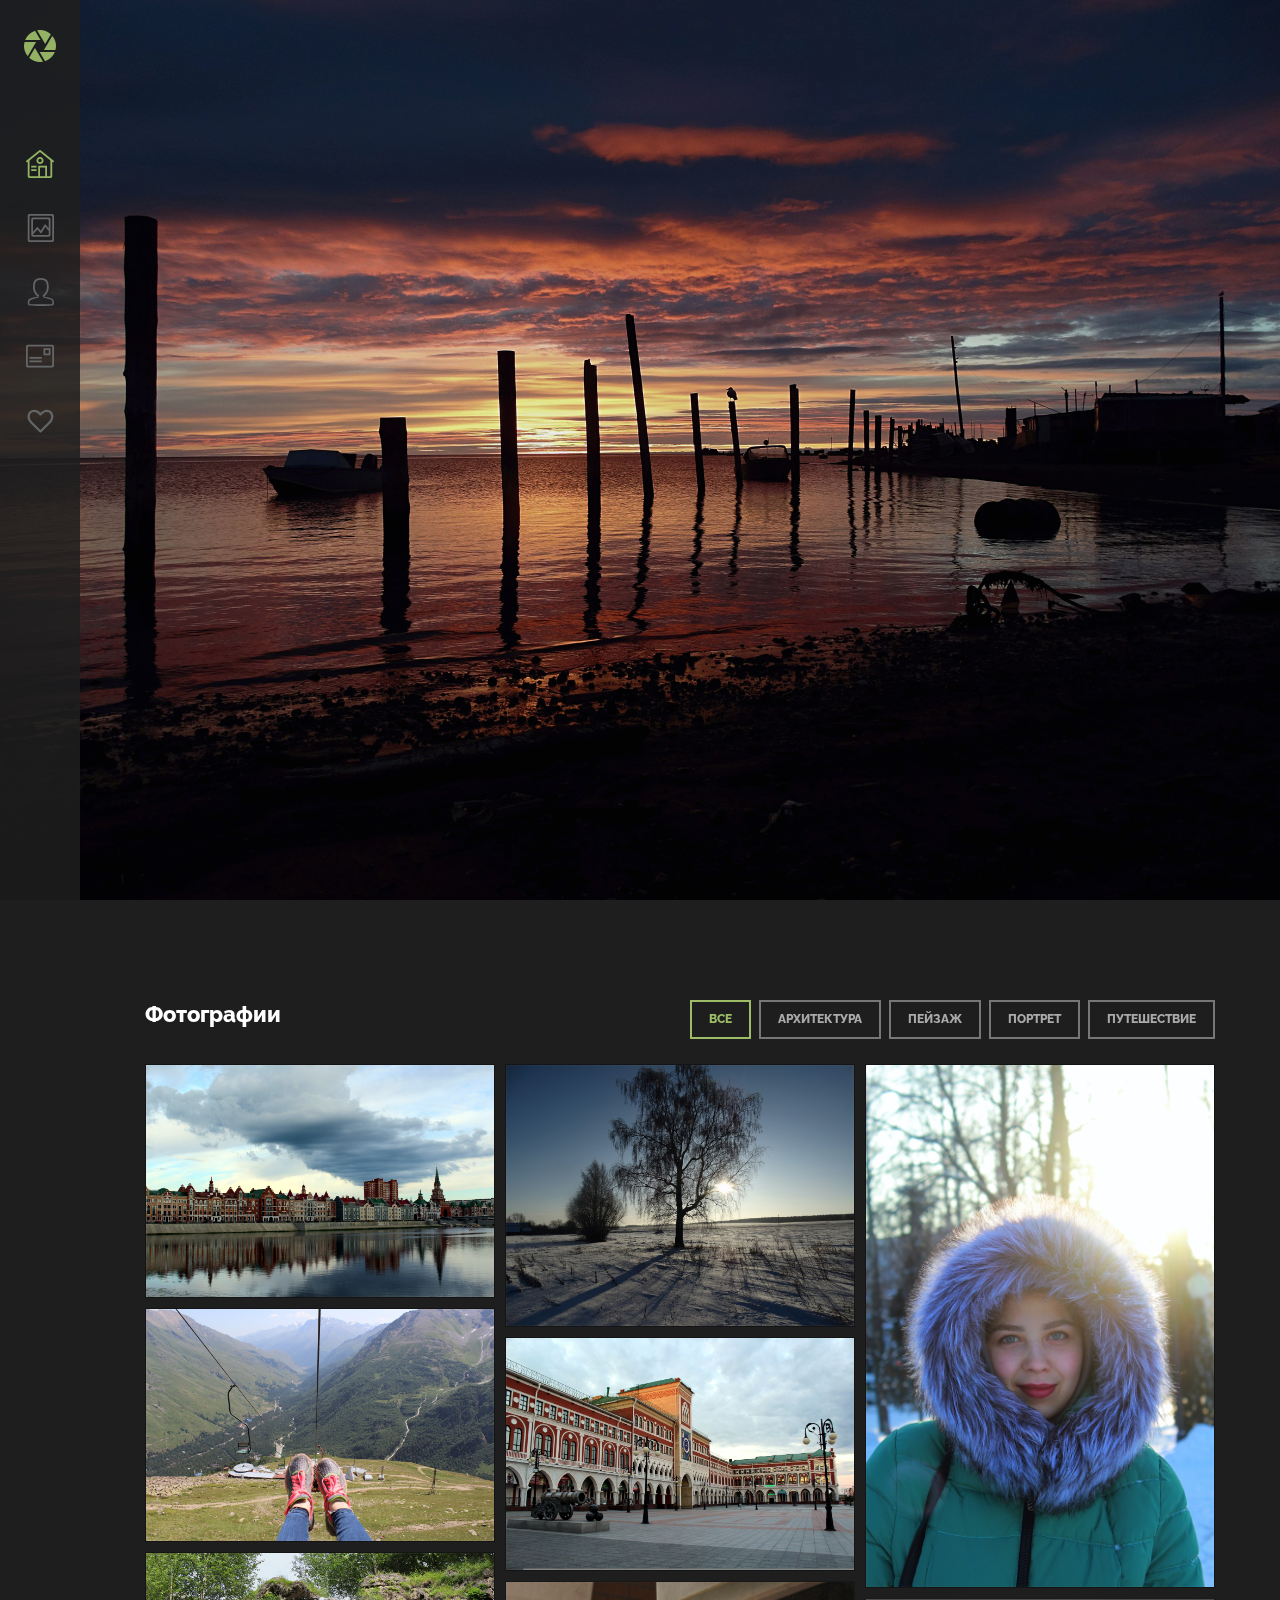
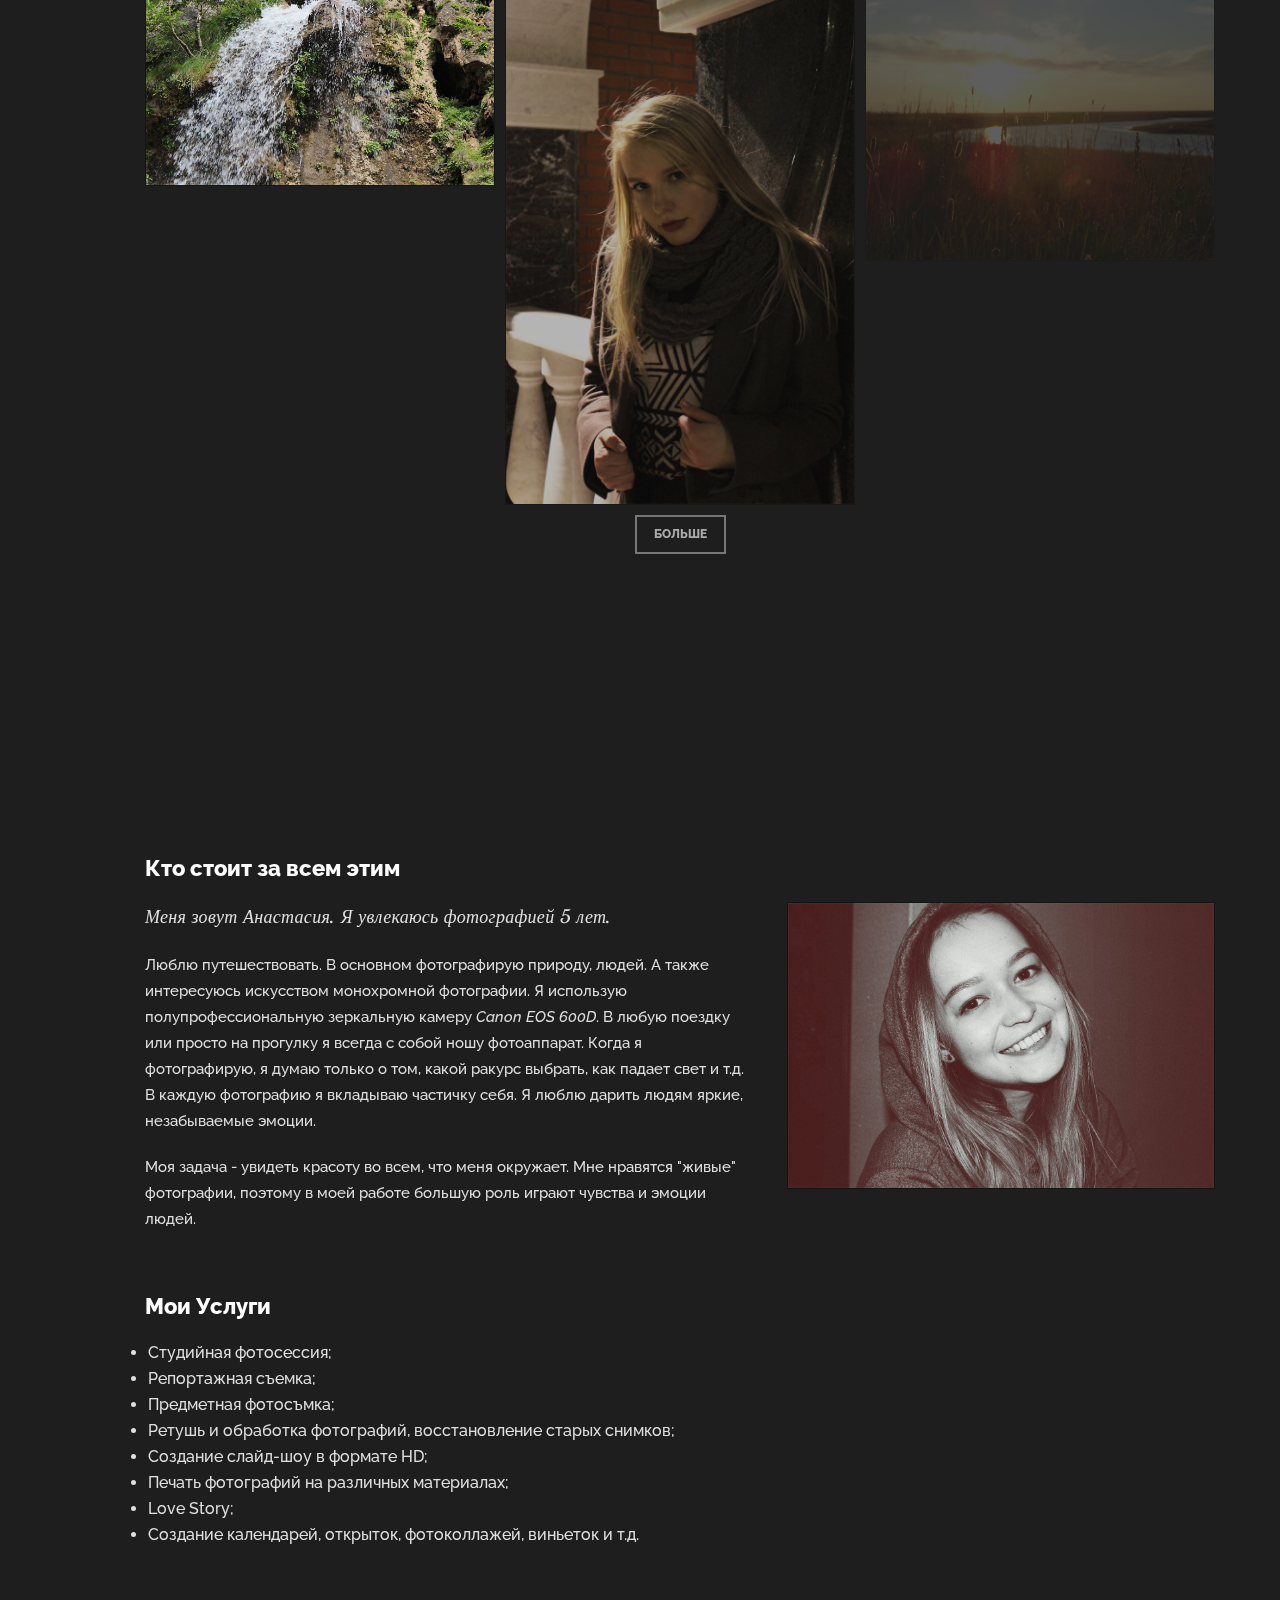
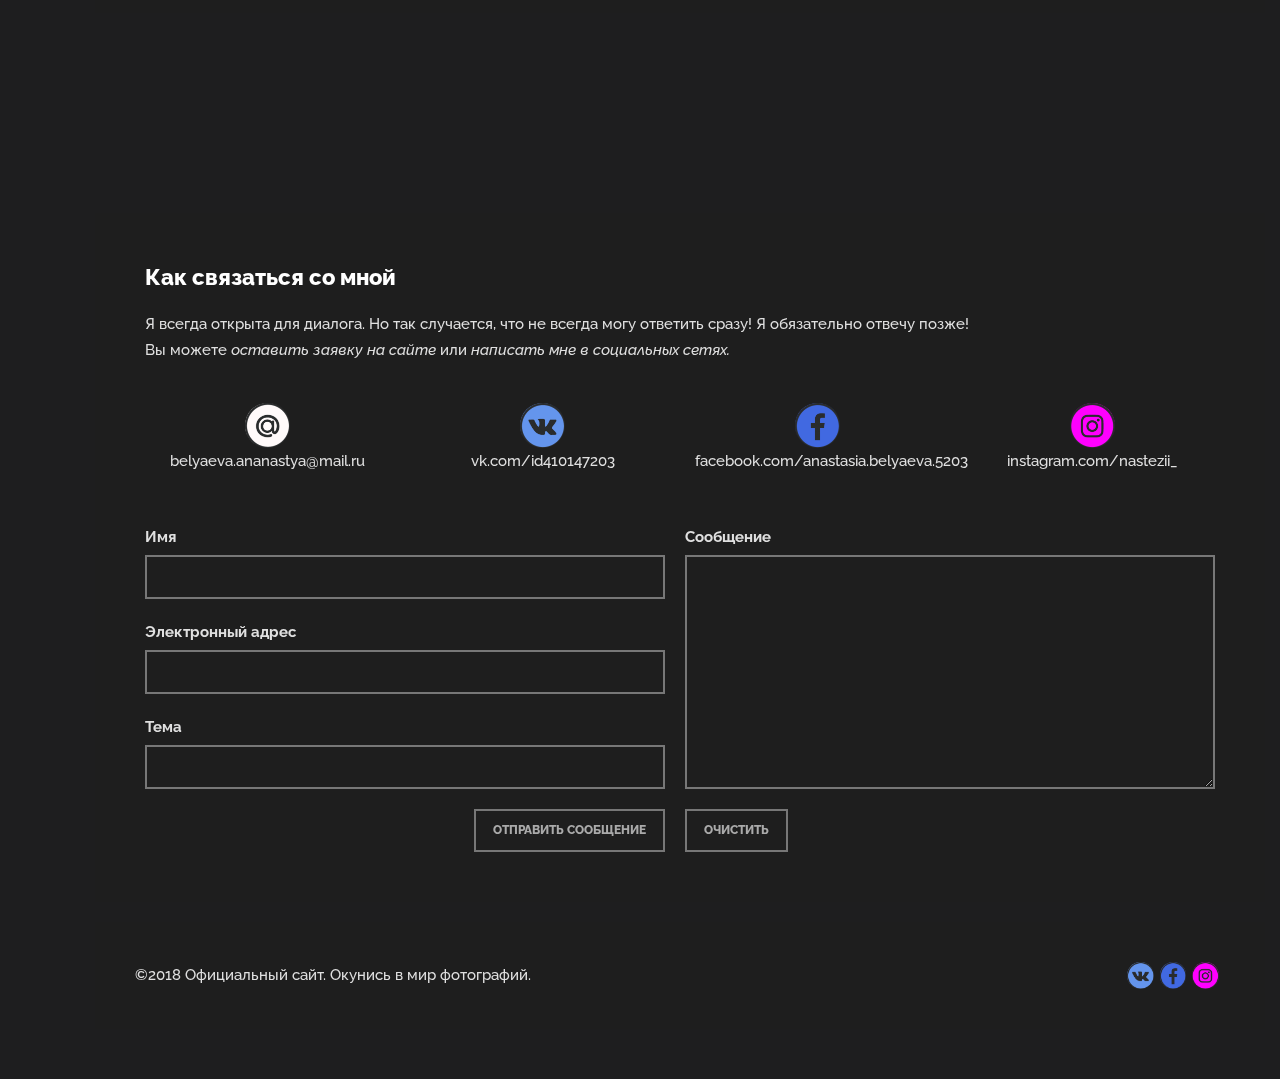
<file: index.html>
<!DOCTYPE html>
<html lang="en">
<head>
<meta charset="utf-8">
<meta name="viewport" content="width=device-width, initial-scale=1.0">
<meta name="description" content="">
<meta name="author" content="">
<link rel="shortcut icon" href="style/images/favicon.png">
<title>Уголок вдохновения</title>
<!-- Bootstrap core CSS -->
<link href="style/css/bootstrap.min.css" rel="stylesheet">
<link href="style/css/plugins.css" rel="stylesheet">
<link href="style/css/prettify.css" rel="stylesheet">
<link href="style.css" rel="stylesheet">
<link href="style/css/color/green.css" rel="stylesheet">
<link href='http://fonts.googleapis.com/css?family=Raleway:400,800,700,600,500,300' rel='stylesheet' type='text/css'>
<link href='http://fonts.googleapis.com/css?family=Libre+Baskerville:400,400italic' rel='stylesheet' type='text/css'>
<link href="style/type/fontello.css" rel="stylesheet">
<link href="style/type/budicons.css" rel="stylesheet">
<!-- HTML5 shim and Respond.js IE8 support of HTML5 elements and media queries -->
<!--[if lt IE 9]>
      <script src="style/js/html5shiv.js"></script>
      <script src="https://oss.maxcdn.com/libs/respond.js/1.3.0/respond.min.js"></script>
      <![endif]-->
</head>
<body class="full-layout">
<div id="preloader"><div id="status"><div class="spinner"></div></div></div>
<div class="body-wrapper">
  <nav class="navbar navbar-default" role="navigation">
    <div class="navbar-header"> <a class="btn responsive-menu" data-toggle="collapse" data-target=".navbar-collapse"><i></i></a>
      <div class="navbar-brand text-center"> <a href="/"><img src="style/images/logo.png" alt="" data-src="style/images/logo.png" data-ret="style/images/logo@2x.png" class="retina" /></a> </div>
      <!-- /.navbar-brand --> 
    </div>
    <!-- /.navbar-header -->
    <div class="collapse navbar-collapse">
      <ul class="nav navbar-nav">
        <li class="current"><a href="/" class="hint--right" data-hint="Главная"><i class="budicon-home-1"></i><span>Главная</span></a></li>
        <li><a href="index.html#portfolio" class="hint--right" data-hint="Фотографии"><i class="budicon-image"></i><span>Фотографии</span></a></li>
        <li><a href="index.html#about" class="hint--right" data-hint="О себе"><i class="budicon-author"></i><span>О себе</span></a></li>
        <li><a href="index.html#contact" class="hint--right" data-hint="Контакты"><i class="budicon-profile"></i><span>Контакты</span></a></li>
        <li class="hidden"><a href="blog.html" class="hint--right" data-hint="Блог"><i class="budicon-book-1"></i><span>Блог</span></a></li>
        <li><a href="#elsewhere" class="hint--right fancybox-inline" data-hint="Социальные сети" data-fancybox-width="325" data-fancybox-height="220"><i class="icon-heart-empty-1"></i><span>Социальные сети</span></a></li>
      </ul>
      <!-- /.navbar-nav --> 
    </div>
    <!-- /.navbar-collapse -->
    <div id="elsewhere" style="display:none;">
      <h1 class="center">Я в социальных сетях</h1>
      <div class="divide20"></div>
      <div class="center">
        <ul class="social">
          <li><a class="nocolor" href="http://vk.com/id410147203" target="_blank"><div class="vk-icon footer-icon"></div></a></li>
          <li><a class="nocolor" href="http://www.facebook.com/anastasia.belyaeva.5203" target="_blank"><div class="fb-icon footer-icon"></div></a></li>
          <li><a class="nocolor" href="http://www.instagram.com/nastezii_/" target="_blank"><div class="insta-icon footer-icon"></div></a></li>
        </ul>
      </div>
    </div>
    <!-- /#elsewhere --> 
  </nav>
  <!-- /.navbar -->
  
  <section id="home" class="naked">
    <div class="fullscreenbanner-container revolution">
      <div class="fullscreenbanner">
        <ul>
          <li data-transition="fade"> <img src="style/images/dummy.png"  alt="slidebg1" data-bgposition="center top" data-bgfit="cover" data-bgrepeat="repeat">
            <h1 class="tp-caption caption large sfb" data-x="center" data-y="center" data-voffset="-25" data-speed="900" data-start="1000" data-endspeed="100" data-easing="Sine.easeOut">Добро пожаловать в мою фотостудию!</h1>
            <div class="tp-caption small tp-fade fadeout tp-resizeme" data-x="center" data-y="center" data-voffset="25" data-speed="100"
			data-start="1500"
			data-easing="Power4.easeOut"
			data-splitin="chars"
			data-splitout="chars"
			data-elementdelay="0.03"
			data-endelementdelay="0"
			data-endspeed="100"
			data-endeasing="Power1.easeOut"
			style="z-index: 3; max-width: auto; max-height: auto; white-space: nowrap;">Окунись в мир фотографий</div>
            <div class="arrow smooth"><a href="#portfolio"><i class="icon-down-open-big"></i></a></div>
          </li>
        </ul>
        <div class="tp-bannertimer"></div>
      </div>
      <!-- /.fullscreenbanner --> 
    </div>
    <!-- /.revolution --> 
  </section>
  <!-- /#home -->
  
  <div class="container">
    <section id="portfolio" class="portfolio">
      <div class="box">
        <h2 class="section-title pull-left">Фотографии</h2>
        <div id="filters-container" class="cbp-l-filters-alignRight pull-right">
          <div data-filter="*" class="cbp-filter-item-custom-active cbp-filter-item-custom btn">Все</div>
          <div data-filter=".architecture" class="cbp-filter-item-custom btn">Архитектура</div>
          <div data-filter=".macro" class="cbp-filter-item-custom btn">Пейзаж</div>
          <div data-filter=".portrait" class="cbp-filter-item-custom btn">Портрет</div>
          <div data-filter=".still-life" class="cbp-filter-item-custom btn">Путешествие</div>
        </div>
        <!-- /#filters-container -->
        <div class="clearfix"></div>
        <div id="grid-container" class="cbp-l-grid-masonry">
          <ul>
            <li class="cbp-item frame architecture">
              <div class="cbp-caption-defaultWrap"> <img src="style/images/art/pa1.jpg" alt=""> </div>
              <div class="cbp-caption-activeWrap">
                <div class="cbp-l-caption-alignCenter">
                  <div class="cbp-l-caption-body">
                    <div class="cbp-l-caption-title">Thumbnail Slider</div>
                  </div>
                </div>
              </div>
            </li>
            <li class="cbp-item frame macro">
              <div class="cbp-caption-defaultWrap"> <img src="style/images/art/pm1.jpg" alt=""> </div>
              <div class="cbp-caption-activeWrap">
                <div class="cbp-l-caption-alignCenter">
                  <div class="cbp-l-caption-body">
                    <div class="cbp-l-caption-title">Fullscreen Gallery</div>
                  </div>
                </div>
              </div>
            </li>
            <li class="cbp-item frame portrait">
              <div class="cbp-caption-defaultWrap"> <img src="style/images/art/pp1.jpg" alt=""> </div>
              <div class="cbp-caption-activeWrap">
                <div class="cbp-l-caption-alignCenter">
                  <div class="cbp-l-caption-body">
                    <div class="cbp-l-caption-title">Multiple Images</div>
                  </div>
                </div>
              </div>
            </li>
            <li class="cbp-item frame still-life">
              <div class="cbp-caption-defaultWrap"> <img src="style/images/art/ps1.jpg" alt=""> </div>
              <div class="cbp-caption-activeWrap">
                <div class="cbp-l-caption-alignCenter">
                  <div class="cbp-l-caption-body">
                    <div class="cbp-l-caption-title">Fullwidth Video</div>
                  </div>
                </div>
              </div>
            </li>
            <li class="cbp-item frame architecture">
              <div class="cbp-caption-defaultWrap"> <img src="style/images/art/pa2.jpg" alt=""> </div>
              <div class="cbp-caption-activeWrap">
                <div class="cbp-l-caption-alignCenter">
                  <div class="cbp-l-caption-body">
                    <div class="cbp-l-caption-title">Thumbnail Slider</div>
                  </div>
                </div>
              </div>
            </li>
            <li class="cbp-item frame macro">
              <div class="cbp-caption-defaultWrap"> <img src="style/images/art/pm2.jpg" alt=""> </div>
              <div class="cbp-caption-activeWrap">
                <div class="cbp-l-caption-alignCenter">
                  <div class="cbp-l-caption-body">
                    <div class="cbp-l-caption-title">Fullscreen Gallery</div>
                  </div>
                </div>
              </div>
            </li>
            <li class="cbp-item frame portrait">
              <div class="cbp-caption-defaultWrap"> <img src="style/images/art/pp2.jpg" alt=""> </div>
              <div class="cbp-caption-activeWrap">
                <div class="cbp-l-caption-alignCenter">
                  <div class="cbp-l-caption-body">
                    <div class="cbp-l-caption-title">Multiple Images</div>
                  </div>
                </div>
              </div>
            </li>
            <li class="cbp-item frame still-life">
              <div class="cbp-caption-defaultWrap"> <img src="style/images/art/ps2.jpg" alt=""> </div>
              <div class="cbp-caption-activeWrap">
                <div class="cbp-l-caption-alignCenter">
                  <div class="cbp-l-caption-body">
                    <div class="cbp-l-caption-title">Fullwidth Video</div>
                  </div>
                </div>
              </div>
            </li>
          </ul>
        </div>
        <!-- /.cbp-l-grid-masonry -->
        <div class="cbp-l-loadMore-button"> <a href="ajax/port1-more.html" class="cbp-l-loadMore-button-link btn">Больше</a> </div>
      </div>
      <!-- /.box --> 
    </section>
    <!-- /#portfolio -->
    
    <section id="about">
      <div class="box">
        <h2 class="section-title">Кто стоит за всем этим</h2>
        <div class="row">
	      <div class="col-md-5 col-md-push-7 col-sm-12">
            <figure class="frame"><img src="style/images/art/about.jpg" alt="" /></figure>
          </div>
          <!-- /column -->
          <div class="col-md-7 col-md-pull-5 col-sm-12">
            <p class="lead">Меня зовут Анастасия. Я увлекаюсь фотографией 5 лет. </p>
            <p>Люблю путешествовать. В основном фотографирую природу, людей. А также интересуюсь искусством монохромной фотографии. Я использую полупрофессиональную зеркальную камеру <i>Canon EOS 600D</i>. В любую поездку или просто на прогулку я всегда с собой ношу фотоаппарат. Когда я фотографирую, я думаю только о том, какой ракурс выбрать, как падает свет и т.д. В каждую фотографию я вкладываю частичку себя. Я люблю дарить людям яркие, незабываемые эмоции.</p>
            <p>Моя задача - увидеть красоту во всем, что меня окружает. Мне нравятся "живые" фотографии, поэтому в моей работе большую роль играют чувства и эмоции людей.</p>
          </div>
          <!-- /column -->
        </div>
        <!-- /.row -->
        <div class="clearfix"></div>
        <div class="divide40"></div>
        <h2 class="section-title">Мои Услуги</h2>
        <div class="services-1">
          <div class="row">
            <ul class="my-services">
              <li>Студийная фотосессия;</li>
              <li>Репортажная съемка;</li>
              <li>Предметная фотосъмка;</li>
              <li>Ретушь и обработка фотографий, восстановление старых снимков;</li>
              <li>Создание слайд-шоу в формате HD;</li>
              <li>Печать фотографий на различных материалах;</li>
              <li>Love Story;</li>
              <li>Создание календарей, открыток, фотоколлажей, виньеток и т.д.</li>
            </ul>
          </div>
          <!-- /.row --> 
        </div>
        <!-- /.services --> 
        
      </div>
      <!-- /.box --> 
    </section>
    <!-- /#about -->
    
    <section id="contact">
      <div class="box">
        <h2 class="section-title">Как связаться со мной</h2>
        <p>Я всегда открыта для диалога. Но так случается, что не всегда могу ответить сразу! Я обязательно отвечу позже!<br>Вы можете <i>оставить заявку на сайте</i> или <i>написать мне в социальных сетях.</i>
        </p>
        <div class="divide20"></div>
        <div class="row text-center services-2">
          <div class="col-md-3 col-sm-6">
            <div class="mail-icon"></div>
            <p><a class="nocolor" href="mailto:#">belyaeva.ananastya@mail.ru</a></p>
          </div>
          <div class="col-md-3 col-sm-6">
            <div class="vk-icon"></div>
            <p><a class="nocolor" href="http://vk.com/id410147203" target="_blank">vk.com/id410147203</a></p>
          </div>
          <div class="col-md-3 col-sm-6">
            <div class="fb-icon"></div>
            <p><a class="nocolor" href="http://www.facebook.com/anastasia.belyaeva.5203" target="_blank">facebook.com/anastasia.belyaeva.5203</a></p>
          </div>
          <div class="col-md-3 col-sm-6">
            <div class="insta-icon"></div>
            <p><a class="nocolor" href="http://www.instagram.com/nastezii_/" target="_blank">instagram.com/nastezii_</a></p>
          </div>
        </div>
        <!-- /.services-2 -->
        <div class="divide30"></div>
        <div class="form-container">
          <div class="response alert alert-success"></div>
          <form class="forms" action="contact/form-handler.php" method="post">
            <fieldset>
              <div class="row">
                <div class="col-sm-6">
                  <div class="form-row text-input-row name-field">
                    <label>Имя</label>
                    <input type="text" name="name" class="text-input defaultText required"/>
                  </div>
                  <div class="form-row text-input-row email-field">
                    <label>Электронный адрес</label>
                    <input type="text" name="email" class="text-input defaultText required email"/>
                  </div>
                  <div class="form-row text-input-row subject-field">
                    <label>Тема</label>
                    <input type="text" name="subject" class="text-input defaultText"/>
                  </div>
                </div>
                <div class="col-sm-6 lp5">
                  <div class="form-row text-area-row">
                    <label>Сообщение</label>
                    <textarea name="message" class="text-area required"></textarea>
                  </div>
                  <div class="form-row hidden-row">
                    <input type="hidden" name="hidden" value="" />
                  </div>
                  <div class="nocomment">
                    <label for="nocomment">Leave This Field Empty</label>
                    <input id="nocomment" value="" name="nocomment" />
                  </div>
                </div>
                <div class="col-sm-6">
                  <div class="button-row pull-right">
                    <input type="submit" value="Отправить сообщение" name="submit" class="btn btn-submit bm0" />
                  </div>
                </div>
                <div class="col-sm-6 lp5">
                  <div class="button-row pull-left">
                    <input type="reset" value="Очистить" name="reset" class="btn btn-submit bm0" />
                  </div>
                </div>
                <input type="hidden" name="v_error" id="v-error" value="Заполните" />
                <input type="hidden" name="v_email" id="v-email" value="Введите верный электронный адрес" />
              </div>
            </fieldset>
          </form>
        </div>
        <!-- /.form-container --> 
        
      </div>
      <!-- /.box --> 
    </section>
    <!-- /#contact -->
    
    <footer class="footer box">
      <p class="pull-left">©2018 Официальный сайт. Окунись в мир фотографий.</p>
      <ul class="social pull-right">
        <li><a class="nocolor" href="http://vk.com/id410147203" target="_blank"><div class="vk-icon footer-icon"></div></a></li>
        <li><a class="nocolor" href="http://www.facebook.com/anastasia.belyaeva.5203" target="_blank"><div class="fb-icon footer-icon"></div></a></li>
        <li><a class="nocolor" href="http://www.instagram.com/nastezii_/" target="_blank"><div class="insta-icon footer-icon"></div></a></li>
      </ul>
      <div class="clearfix"></div>
    </footer>
    <!-- /footer --> 
    
  </div>
  <!-- /.container --> 
</div>
<!-- /.body-wrapper --> 
<script src="style/js/jquery.min.js"></script> 
<script src="style/js/bootstrap.min.js"></script> 
<script src="style/js/jquery.themepunch.tools.min.js"></script> 
<script src="style/js/classie.js"></script> 
<script src="style/js/plugins.js"></script>
<script src="style/js/scripts.js"></script>  
<script>
	$.backstretch(["style/images/art/bg1.jpg"]);
</script>
</body>
</html>
</file>
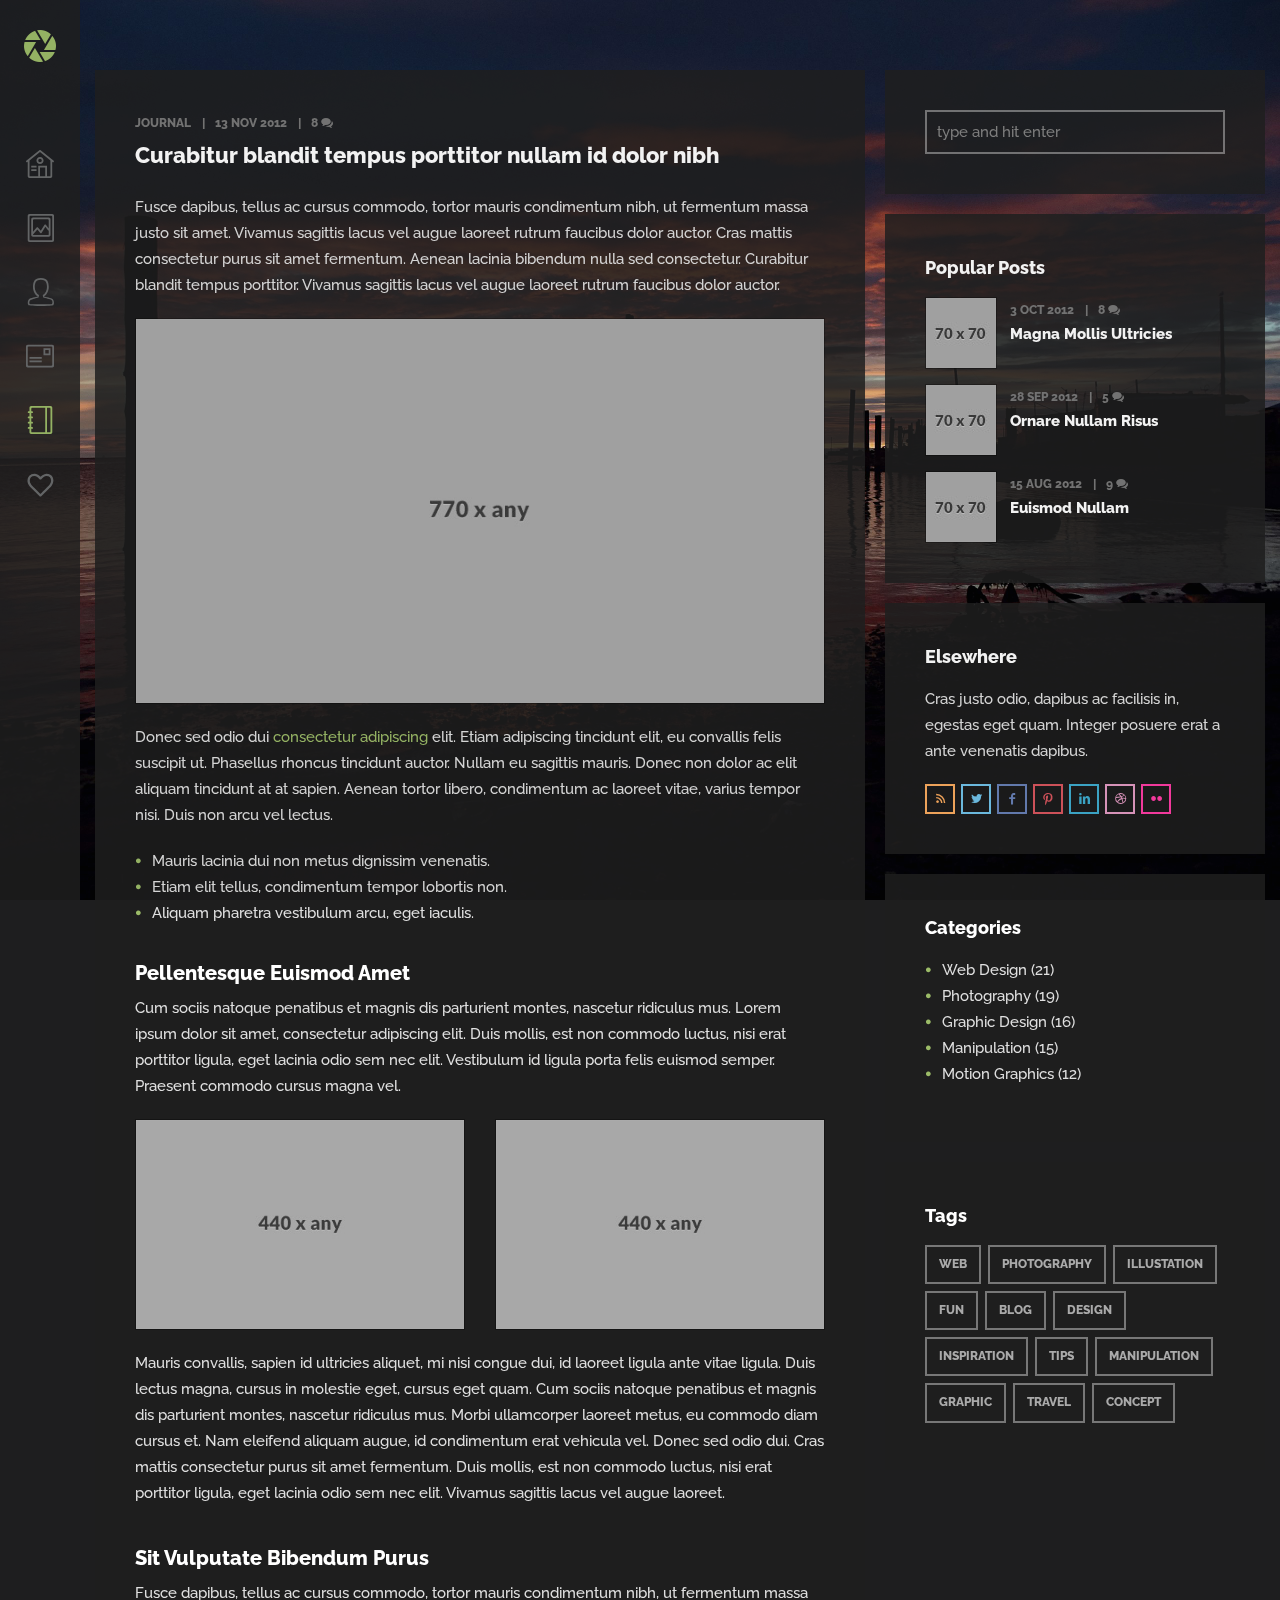
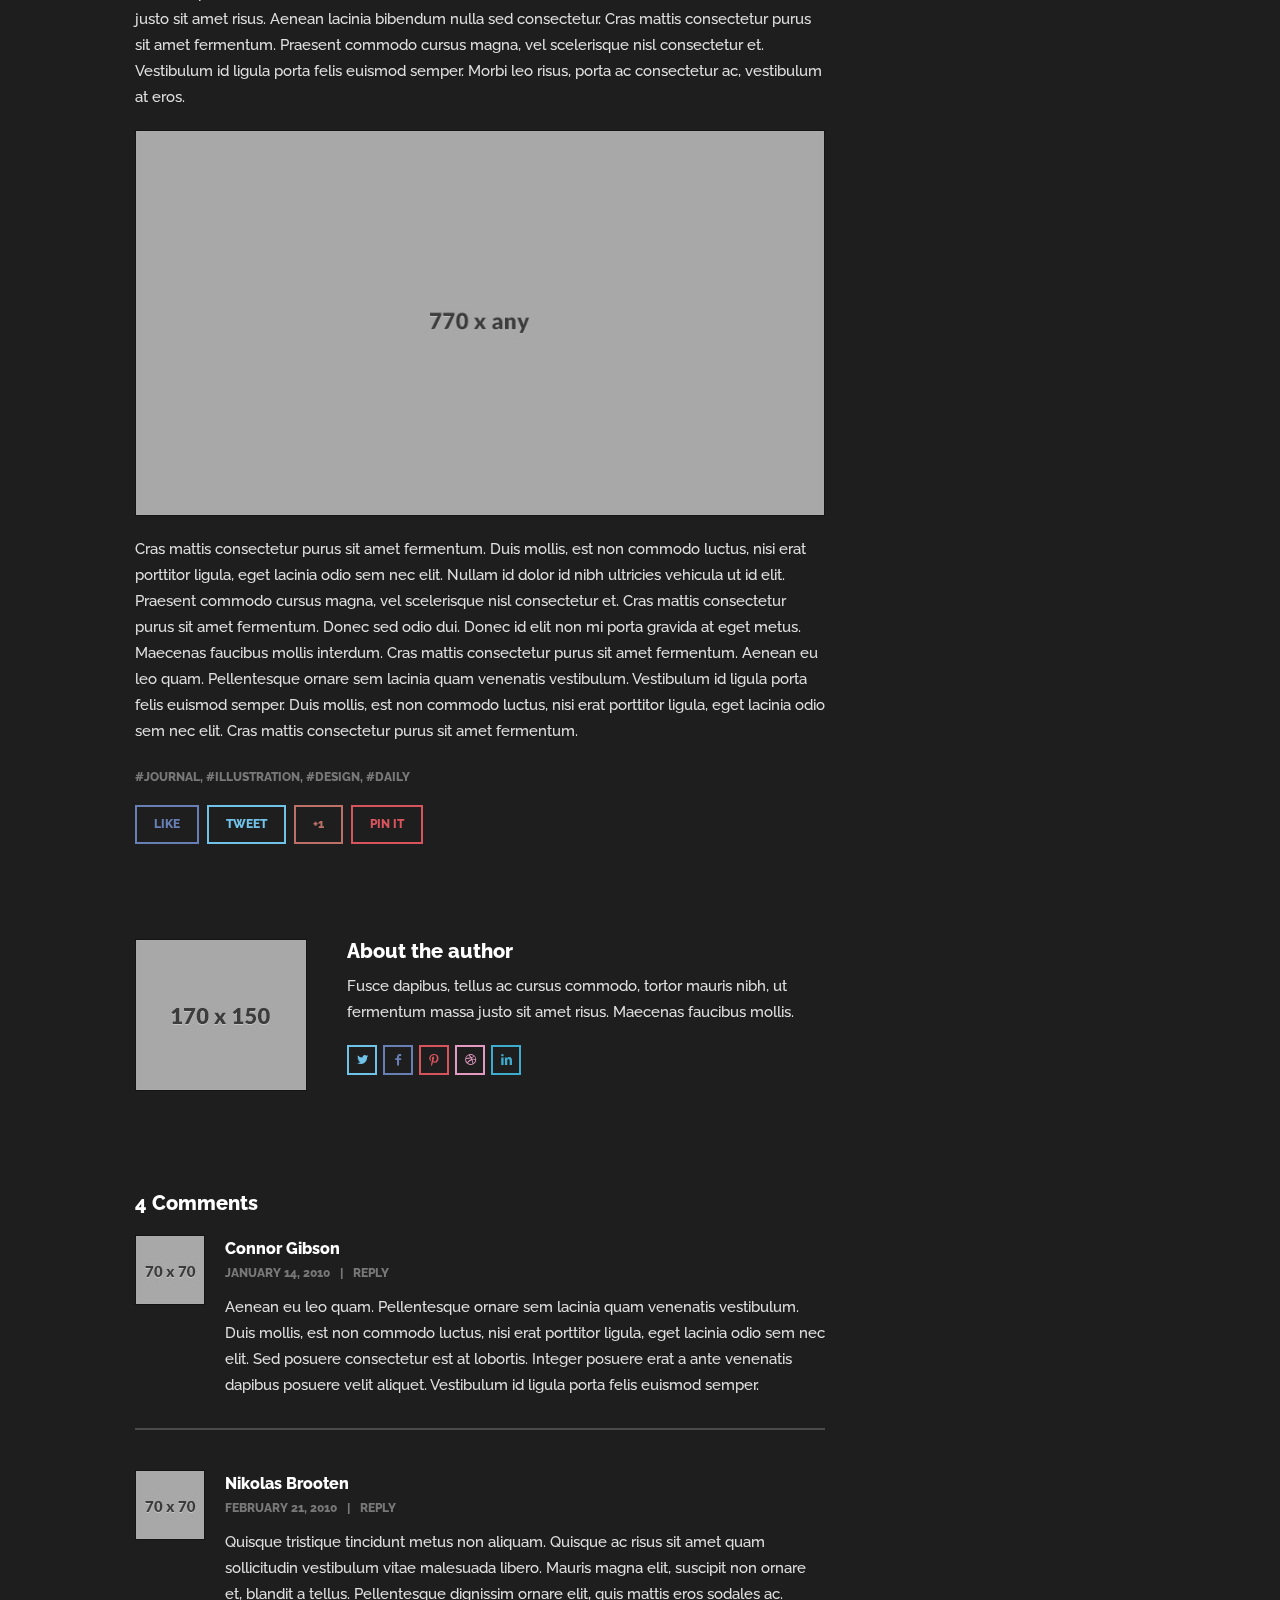
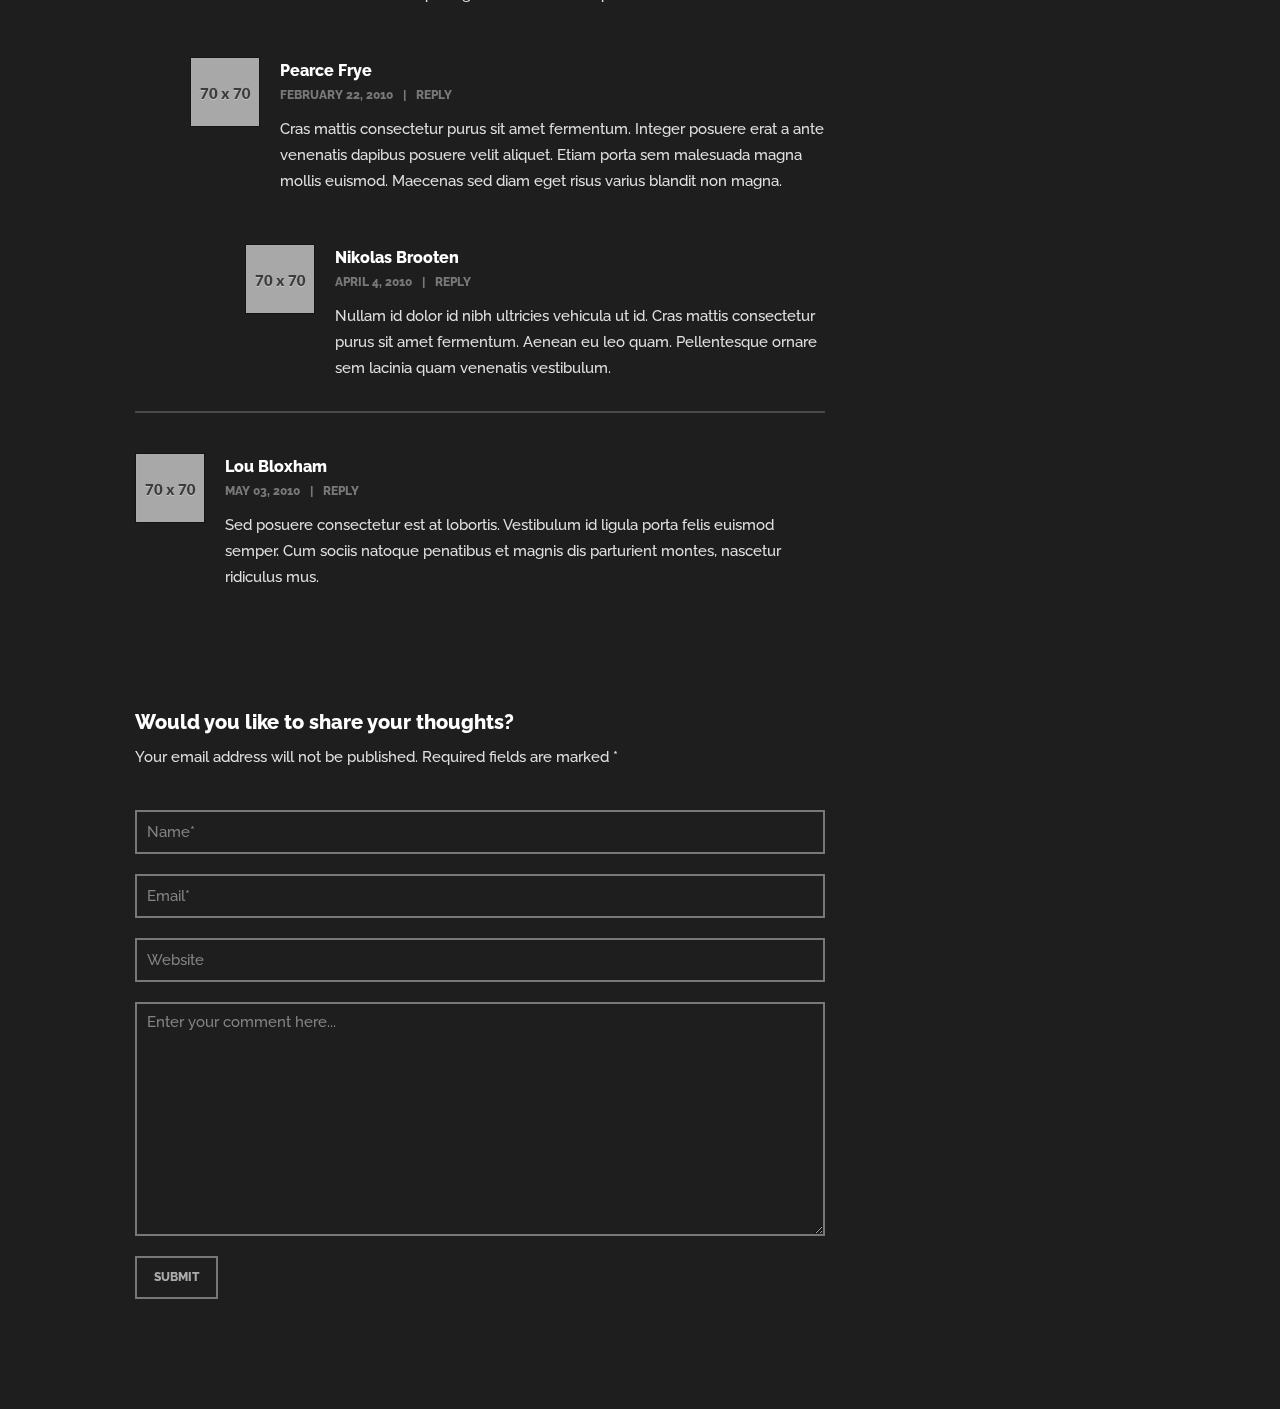
<file: blog-post.html>
<!DOCTYPE html>
<html lang="en">
<head>
<meta charset="utf-8">
<meta name="viewport" content="width=device-width, initial-scale=1.0">
<meta name="description" content="">
<meta name="author" content="">
<link rel="shortcut icon" href="style/images/favicon.png">
<title>Lumos</title>
<!-- Bootstrap core CSS -->
<link href="style/css/bootstrap.min.css" rel="stylesheet">
<link href="style/css/plugins.css" rel="stylesheet">
<link href="style/css/prettify.css" rel="stylesheet">
<link href="style.css" rel="stylesheet">
<link href="style/css/color/green.css" rel="stylesheet">
<link href='http://fonts.googleapis.com/css?family=Raleway:400,800,700,600,500,300' rel='stylesheet' type='text/css'>
<link href='http://fonts.googleapis.com/css?family=Libre+Baskerville:400,400italic' rel='stylesheet' type='text/css'>
<link href="style/type/fontello.css" rel="stylesheet">
<link href="style/type/budicons.css" rel="stylesheet">
<!-- HTML5 shim and Respond.js IE8 support of HTML5 elements and media queries -->
<!--[if lt IE 9]>
      <script src="style/js/html5shiv.js"></script>
      <script src="https://oss.maxcdn.com/libs/respond.js/1.3.0/respond.min.js"></script>
      <![endif]-->
</head>
<body class="full-layout">
<div id="preloader"><div id="status"><div class="spinner"></div></div></div>
<div class="body-wrapper">
  <nav class="navbar navbar-default" role="navigation">
    <div class="navbar-header"> <a class="btn responsive-menu" data-toggle="collapse" data-target=".navbar-collapse"><i></i></a>
      <div class="navbar-brand text-center"> <a href="index.html"><img src="style/images/logo.png" alt="" data-src="style/images/logo.png" data-ret="style/images/logo@2x.png" class="retina" /></a> </div>
      <!-- /.navbar-brand --> 
    </div>
    <!-- /.navbar-header -->
    <div class="collapse navbar-collapse">
      <ul class="nav navbar-nav">
        <li><a href="./#home" class="hint--right" data-hint="Главная"><i class="budicon-home-1"></i><span>Главная</span></a></li>
        <li><a href="./#portfolio" class="hint--right" data-hint="Фотографии"><i class="budicon-image"></i><span>Фотографии</span></a></li>
        <li><a href="./#about" class="hint--right" data-hint="О себе"><i class="budicon-author"></i><span>О себе</span></a></li>
        <li><a href="./#contact" class="hint--right" data-hint="Контакты"><i class="budicon-profile"></i><span>Контакты</span></a></li>
        <li class="current"><a href="./blog.html" class="hint--right" data-hint="Блог"><i class="budicon-book-1"></i><span>Блог</span></a></li>
        <li><a href="#elsewhere" class="hint--right fancybox-inline" data-hint="Социальные сети" data-fancybox-width="325" data-fancybox-height="220"><i class="icon-heart-empty-1"></i><span>Социальные сети</span></a></li>
      </ul>
      <!-- /.navbar-nav --> 
    </div>
    <!-- /.navbar-collapse -->
    <div id="elsewhere" style="display:none;">
      <h1>Me, Elsewhere</h1>
      <div class="divide20"></div>
      <ul class="social">
        <li><a href="#"><i class="icon-s-twitter"></i></a></li>
        <li><a href="#"><i class="icon-s-facebook"></i></a></li>
        <li><a href="#"><i class="icon-s-instagram"></i></a></li>
        <li><a href="#"><i class="icon-s-flickr"></i></a></li>
        <li><a href="#"><i class="icon-s-pinterest"></i></a></li>
        <li><a href="#"><i class="icon-s-linkedin"></i></a></li>
      </ul>
    </div>
    <!-- /#elsewhere --> 
  </nav>
  <!-- /.navbar -->
  
  <div class="container inner">
    <div class="single blog row">
      <div class="col-md-8 col-sm-12 content">
        <div class="blog-posts">
          <div class="post box">
            <div class="meta"><span class="category">Journal</span><span class="date">13 Nov 2012</span><span class="comments"><a href="#">8 <i class="icon-chat-1"></i></a></span></div>
            <h2 class="post-title"><a href="blog-post.html">Curabitur blandit tempus porttitor nullam id dolor nibh</a></h2>
            <p>Fusce dapibus, tellus ac cursus commodo, tortor mauris condimentum nibh, ut fermentum massa justo sit amet. Vivamus sagittis lacus vel augue laoreet rutrum faucibus dolor auctor. Cras mattis consectetur purus sit amet fermentum. Aenean lacinia bibendum nulla sed consectetur. Curabitur blandit tempus porttitor. Vivamus sagittis lacus vel augue laoreet rutrum faucibus dolor auctor.</p>
            <figure class="frame"><img src="style/images/art/b3-1.jpg" alt="" /></figure>
            <p>Donec sed odio dui <a href="#">consectetur adipiscing</a> elit. <span class="highlight">Etiam adipiscing</span> tincidunt elit, eu convallis felis suscipit ut. <span class="highlight2">Phasellus rhoncus tincidunt</span> auctor. Nullam eu sagittis mauris. Donec non dolor ac elit aliquam tincidunt at at sapien. Aenean tortor libero, condimentum ac laoreet vitae, varius tempor nisi. Duis non arcu vel lectus. </p>
            <ul class="circled">
              <li>Mauris lacinia dui non metus dignissim venenatis.</li>
              <li>Etiam elit tellus, condimentum tempor lobortis non.</li>
              <li>Aliquam pharetra vestibulum arcu, eget iaculis. </li>
            </ul>
            <div class="divide20"></div>
            <h3>Pellentesque Euismod Amet</h3>
            <p>Cum sociis natoque penatibus et magnis dis parturient montes, nascetur ridiculus mus. Lorem ipsum dolor sit amet, consectetur adipiscing elit. Duis mollis, est non commodo luctus, nisi erat porttitor ligula, eget lacinia odio sem nec elit. Vestibulum id ligula porta felis euismod semper. Praesent commodo cursus magna vel.</p>
            <div class="row">
              <div class="col-sm-6">
                <figure class="frame"> <a href="style/images/art/b2-1.jpg" class="fancybox-media" data-rel="portfolio">
                  <div class="text-overlay">
                    <div class="info">View Larger</div>
                  </div>
                  <img src="style/images/art/b2-1.jpg" alt="" /></a></figure>
              </div>
              <!-- /column -->
              <div class="col-sm-6">
                <figure class="frame"> <a href="style/images/art/b2-1.jpg" class="fancybox-media" data-rel="portfolio">
                  <div class="text-overlay">
                    <div class="info">View Larger</div>
                  </div>
                  <img src="style/images/art/b2-2.jpg" alt="" /></a></figure>
              </div>
              <!-- /column --> 
            </div>
            <!-- /.row -->
            <p> Mauris convallis, sapien id ultricies aliquet, mi nisi congue dui, id laoreet ligula ante vitae ligula. Duis lectus magna, cursus in molestie eget, cursus eget quam. Cum sociis natoque penatibus et magnis dis parturient montes, nascetur ridiculus mus. Morbi ullamcorper laoreet metus, eu commodo diam cursus et. Nam eleifend aliquam augue, id condimentum erat vehicula vel. Donec sed odio dui. Cras mattis consectetur purus sit amet fermentum. Duis mollis, est non commodo luctus, nisi erat porttitor ligula, eget lacinia odio sem nec elit. Vivamus sagittis lacus vel augue laoreet.</p>
            <div class="divide20"></div>
            <h3>Sit Vulputate Bibendum Purus</h3>
            <p>Fusce dapibus, tellus ac cursus commodo, tortor mauris condimentum nibh, ut fermentum massa justo sit amet risus. Aenean lacinia bibendum nulla sed consectetur. Cras mattis consectetur purus sit amet fermentum. Praesent commodo cursus magna, vel scelerisque nisl consectetur et. Vestibulum id ligula porta felis euismod semper. Morbi leo risus, porta ac consectetur ac, vestibulum at eros.</p>
            <figure class="frame"> <a href="style/images/art/blog-post2.jpg" class="fancybox-media" data-rel="portfolio">
              <div class="text-overlay">
                <div class="info">View Larger</div>
              </div>
              <img src="style/images/art/blog-post2.jpg" alt="" /></a></figure>
            <p>Cras mattis consectetur purus sit amet fermentum. Duis mollis, est non commodo luctus, nisi erat porttitor ligula, eget lacinia odio sem nec elit. Nullam id dolor id nibh ultricies vehicula ut id elit. Praesent commodo cursus magna, vel scelerisque nisl consectetur et. Cras mattis consectetur purus sit amet fermentum. Donec sed odio dui.
              
              Donec id elit non mi porta gravida at eget metus. Maecenas faucibus mollis interdum. Cras mattis consectetur purus sit amet fermentum. Aenean eu leo quam. Pellentesque ornare sem lacinia quam venenatis vestibulum. Vestibulum id ligula porta felis euismod semper. Duis mollis, est non commodo luctus, nisi erat porttitor ligula, eget lacinia odio sem nec elit. Cras mattis consectetur purus sit amet fermentum.</p>
            <div class="meta tags"><a href="#">journal</a>, <a href="#">illustration</a>, <a href="#">design</a>, <a href="#">daily</a></div>
            <!-- /.tags -->
            <div class="share"> <a href="#" class="btn share-facebook">Like</a> <a href="#" class="btn share-twitter">Tweet</a> <a href="#" class="btn share-googleplus">+1</a> <a href="#" class="btn share-pinterest">Pin It</a> </div>
            <!-- /.share --> 
          </div>
          <!-- /.post --> 
        </div>
        <!-- /.blog-posts -->
        
        <div class="divide20"></div>
        
        <div class="about-author box">
          <div class="author-image frame"> <img alt="" src="style/images/art/author.jpg" /> </div>
          <div class="author-details">
            <h3>About the author</h3>
            <p>Fusce dapibus, tellus ac cursus commodo, tortor mauris nibh, ut fermentum massa justo sit amet risus. Maecenas faucibus mollis.</p>
            <ul class="social">
              <li><a href="#"><i class="icon-s-twitter"></i></a></li>
              <li><a href="#"><i class="icon-s-facebook"></i></a></li>
              <li><a href="#"><i class="icon-s-pinterest"></i></a></li>
              <li><a href="#"><i class="icon-s-dribbble"></i></a></li>
              <li><a href="#"><i class="icon-s-linkedin"></i></a></li>
            </ul>
          </div>
          <div class="clearfix"></div>
        </div>
        <!-- /.about-author -->
        
        <div class="divide20"></div>
        
        <div id="comments" class="box">
          <h3>4 Comments</h3>
          <ol id="singlecomments" class="commentlist">
            <li>
              <div class="user frame"><img alt="" src="style/images/art/u1.jpg" class="avatar" /></div>
              <div class="message">
                <div class="info">
                  <h2><a href="#">Connor Gibson</a></h2>
                  <div class="meta">
                    <div class="date">January 14, 2010</div>
                    <a class="reply-link" href="#">Reply</a> </div>
                </div>
                <p>Aenean eu leo quam. Pellentesque ornare sem lacinia quam venenatis vestibulum. Duis mollis, est non commodo luctus, nisi erat porttitor ligula, eget lacinia odio sem nec elit. Sed posuere consectetur est at lobortis. Integer posuere erat a ante venenatis dapibus posuere velit aliquet. Vestibulum id ligula porta felis euismod semper.</p>
              </div>
            </li>
            <li>
              <div class="user frame"><img alt="" src="style/images/art/u2.jpg" class="avatar" /></div>
              <div class="message">
                <div class="info">
                  <h2><a href="#">Nikolas Brooten</a></h2>
                  <div class="meta">
                    <div class="date">February 21, 2010</div>
                    <a class="reply-link" href="#">Reply</a> </div>
                </div>
                <p>Quisque tristique tincidunt metus non aliquam. Quisque ac risus sit amet quam sollicitudin vestibulum vitae malesuada libero. Mauris magna elit, suscipit non ornare et, blandit a tellus. Pellentesque dignissim ornare elit, quis mattis eros sodales ac.</p>
              </div>
              <ul class="children">
                <li class="bypostauthor">
                  <div class="user frame"><img alt="" src="style/images/art/u3.jpg" class="avatar" /></div>
                  <div class="message">
                    <div class="bypostauthor">
                      <div class="info">
                        <h2><a href="#">Pearce Frye</a></h2>
                        <div class="meta">
                          <div class="date">February 22, 2010</div>
                          <a class="reply-link" href="#">Reply</a> </div>
                      </div>
                      <p>Cras mattis consectetur purus sit amet fermentum. Integer posuere erat a ante venenatis dapibus posuere velit aliquet. Etiam porta sem malesuada magna mollis euismod. Maecenas sed diam eget risus varius blandit non magna.</p>
                    </div>
                  </div>
                  <ul class="children">
                    <li>
                      <div class="user frame"><img alt="" src="style/images/art/u2.jpg" class="avatar" /></div>
                      <div class="message">
                        <div class="info">
                          <h2><a href="#">Nikolas Brooten</a></h2>
                          <div class="meta">
                            <div class="date">April 4, 2010</div>
                            <a class="reply-link" href="#">Reply</a> </div>
                        </div>
                        <p>Nullam id dolor id nibh ultricies vehicula ut id. Cras mattis consectetur purus sit amet fermentum. Aenean eu leo quam. Pellentesque ornare sem lacinia quam venenatis vestibulum.</p>
                      </div>
                    </li>
                  </ul>
                </li>
              </ul>
            </li>
            <li>
              <div class="user frame"><img alt="" src="style/images/art/u4.jpg" class="avatar" /></div>
              <div class="message">
                <div class="info">
                  <h2><a href="#">Lou Bloxham</a></h2>
                  <div class="meta">
                    <div class="date">May 03, 2010</div>
                    <a class="reply-link" href="#">Reply</a> </div>
                </div>
                <p>Sed posuere consectetur est at lobortis. Vestibulum id ligula porta felis euismod semper. Cum sociis natoque penatibus et magnis dis parturient montes, nascetur ridiculus mus.</p>
              </div>
            </li>
          </ol>
        </div>
        <!-- /#comments -->
        
        <div class="divide20"></div>
        
        <div class="comment-form-wrapper box">
          <h3>Would you like to share your thoughts?</h3>
          <p>Your email address will not be published. Required fields are marked *</p>
          <form class="comment-form" name="form_name" action="#" method="post">
            <div class="name-field">
              <input type="text" name="first" title="Name*"/>
            </div>
            <div class="email-field">
              <input type="text" name="first" title="Email*" />
            </div>
            <div class="website-field">
              <input type="text" name="first" title="Website" />
            </div>
            <div class="message-field">
              <textarea name="textarea" id="textarea" rows="5" cols="30" title="Enter your comment here..."></textarea>
            </div>
            <input type="submit" value="Submit" name="submit" class="btn btn-submit" />
          </form>
        </div>
        <!-- /.comment-form-wrapper --> 
        
      </div>
      <!-- /.content -->
      
      <aside class="col-md-4 col-sm-12 sidebar">
        
        <div class="sidebox box widget">
          <form class="searchform" method="get">
            <input type="text" id="s2" name="s" value="type and hit enter" onfocus="this.value=''" onblur="this.value='type and hit enter'"/>
          </form>
        </div>
        <!-- /.widget -->
        
        <div class="sidebox box widget">
          <h3 class="widget-title section-title">Popular Posts</h3>
          <ul class="post-list">
            <li>
              <figure class="frame pull-left">
                <div class="icon-overlay"><a href="blog-post.html"><img src="style/images/art/a1.jpg" alt="" /> </a></div>
              </figure>
              <div class="meta"> <em><span class="date">3 Oct 2012</span><span class="comments"><a href="#">8 <i class="icon-chat-1"></i></a></span></em>
                <h5><a href="blog-post.html">Magna Mollis Ultricies</a></h5>
              </div>
            </li>
            <li>
              <figure class="frame pull-left">
                <div class="icon-overlay"><a href="blog-post.html"><img src="style/images/art/a2.jpg" alt="" /> </a></div>
              </figure>
              <div class="meta"> <em><span class="date">28 Sep 2012</span><span class="comments"><a href="#">5 <i class="icon-chat-1"></i></a></span></em>
                <h5><a href="blog-post.html">Ornare Nullam Risus</a></h5>
              </div>
            </li>
            <li>
              <figure class="frame pull-left">
                <div class="icon-overlay"><a href="blog-post.html"><img src="style/images/art/a3.jpg" alt="" /> </a></div>
              </figure>
              <div class="meta"> <em><span class="date">15 Aug 2012</span><span class="comments"><a href="#">9 <i class="icon-chat-1"></i></a></span></em>
                <h5><a href="blog-post.html">Euismod Nullam</a></h5>
              </div>
            </li>
          </ul>
          <!-- /.post-list --> 
        </div>
        <!-- /.widget -->
        
        <div class="sidebox box widget">
          <h3 class="widget-title section-title">Elsewhere</h3>
          <p>Cras justo odio, dapibus ac facilisis in, egestas eget quam. Integer posuere erat a ante venenatis dapibus.</p>
          <ul class="social">
            <li><a href="#"><i class="icon-s-rss"></i></a></li>
            <li><a href="#"><i class="icon-s-twitter"></i></a></li>
            <li><a href="#"><i class="icon-s-facebook"></i></a></li>
            <li><a href="#"><i class="icon-s-pinterest"></i></a></li>
            <li><a href="#"><i class="icon-s-linkedin"></i></a></li>
            <li><a href="#"><i class="icon-s-dribbble"></i></a></li>
            <li><a href="#"><i class="icon-s-flickr"></i></a></li>
          </ul>
          <div class="clearfix"></div>
        </div>
        <!-- /.widget -->
        
        <div class="sidebox box widget">
          <h3 class="widget-title section-title">Categories</h3>
          <ul class="circled">
            <li><a href="#">Web Design (21)</a></li>
            <li><a href="#">Photography (19)</a></li>
            <li><a href="#">Graphic Design (16)</a></li>
            <li><a href="#">Manipulation (15)</a></li>
            <li><a href="#">Motion Graphics (12)</a></li>
          </ul>
        </div>
        <!-- /.widget -->
        
        <div class="sidebox box widget">
          <h3 class="widget-title section-title">Tags</h3>
          <ul class="tag-list">
            <li><a href="#" class="btn">Web</a></li>
            <li><a href="#" class="btn">Photography</a></li>
            <li><a href="#" class="btn">Illustation</a></li>
            <li><a href="#" class="btn">Fun</a></li>
            <li><a href="#" class="btn">Blog</a></li>
            <li><a href="#" class="btn">Design</a></li>
            <li><a href="#" class="btn">Inspiration</a></li>
            <li><a href="#" class="btn">Tips</a></li>
            <li><a href="#" class="btn">Manipulation</a></li>
            <li><a href="#" class="btn">Graphic</a></li>
            <li><a href="#" class="btn">Travel</a></li>
            <li><a href="#" class="btn">Concept</a></li>
          </ul>
          <!-- /.tag-list --> 
        </div>
        <!-- /.widget --> 
        
      </aside>
      <!-- /column .sidebar --> 
      
    </div>
    <!-- /.blog --> 
    
  </div>
  <!-- /.container --> 
</div>
<!-- /.body-wrapper --> 
<script src="style/js/jquery.min.js"></script> 
<script src="style/js/bootstrap.min.js"></script> 
<script src="style/js/jquery.themepunch.tools.min.js"></script> 
<script src="style/js/classie.js"></script> 
<script src="style/js/plugins.js"></script> 
<script src="style/js/scripts.js"></script>  
<script>
	$.backstretch(["style/images/art/bg1.jpg"]);
</script>
</body>
</html>
</file>
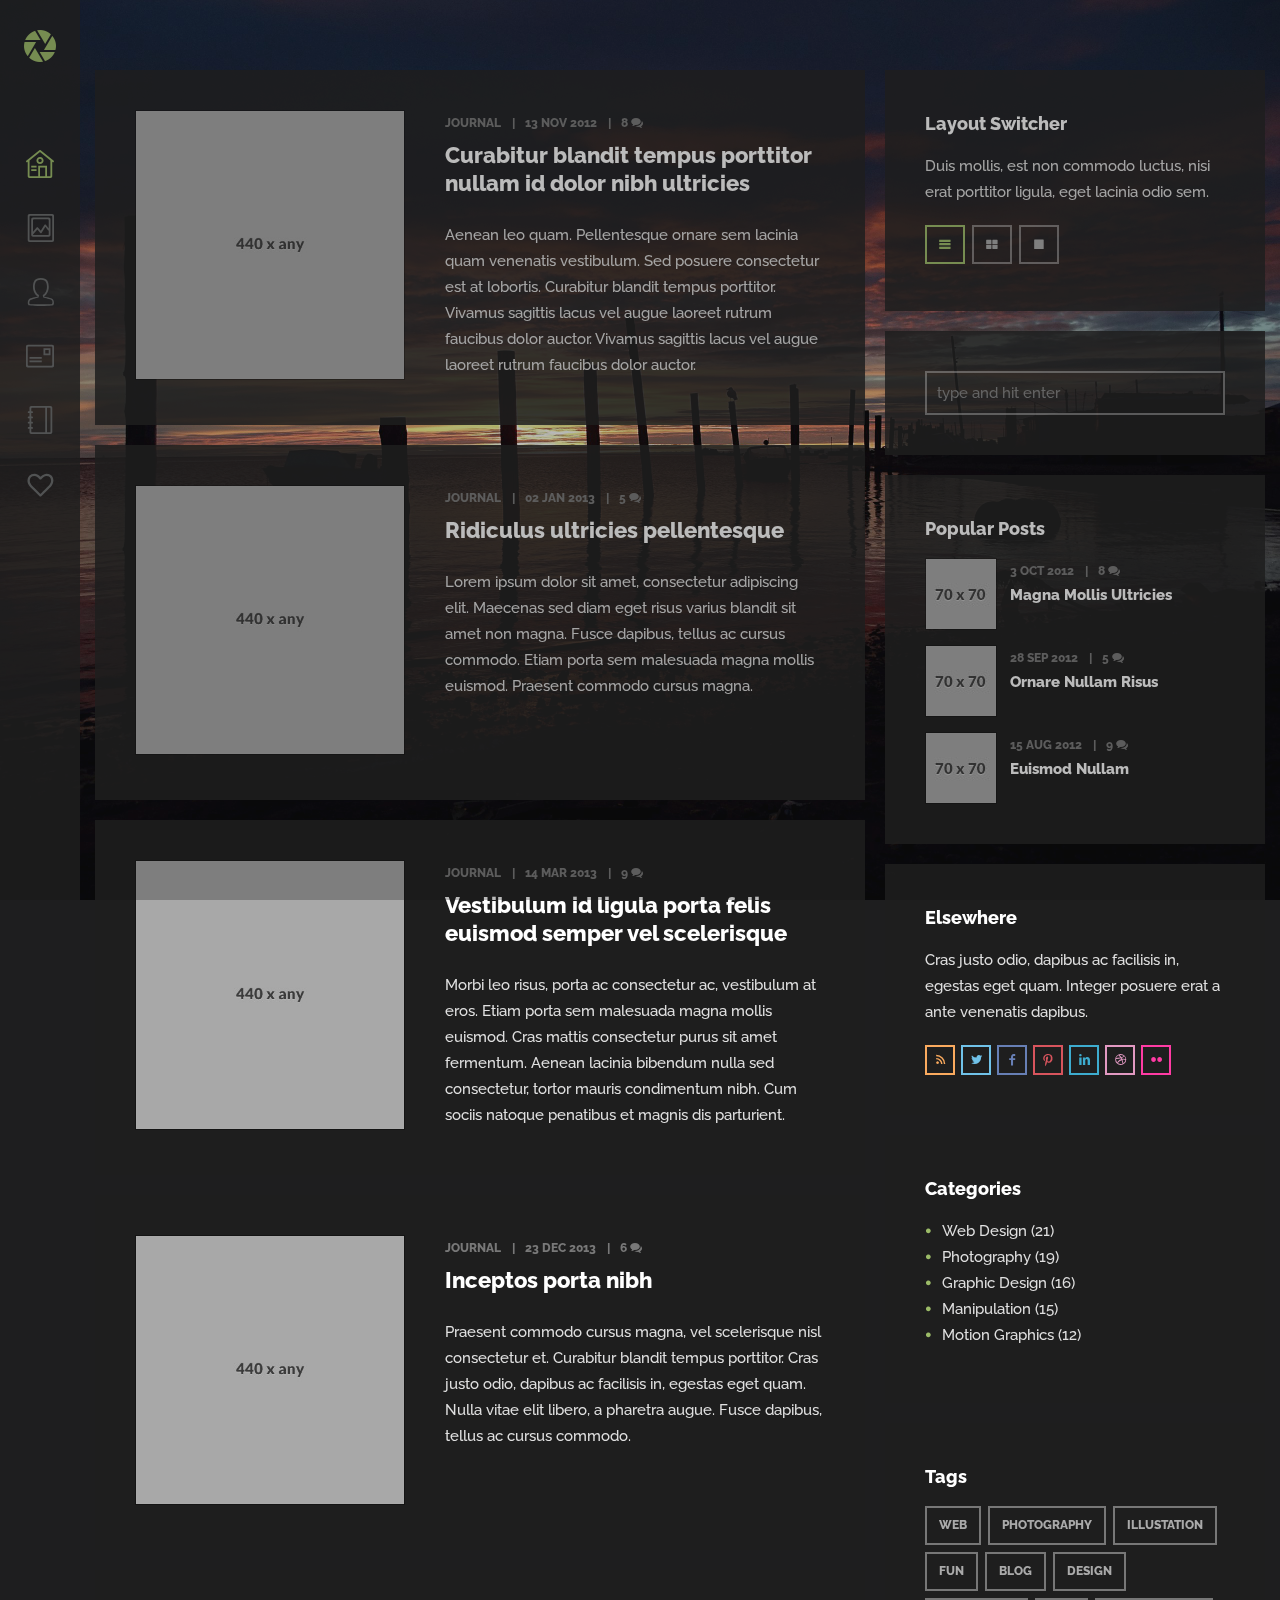
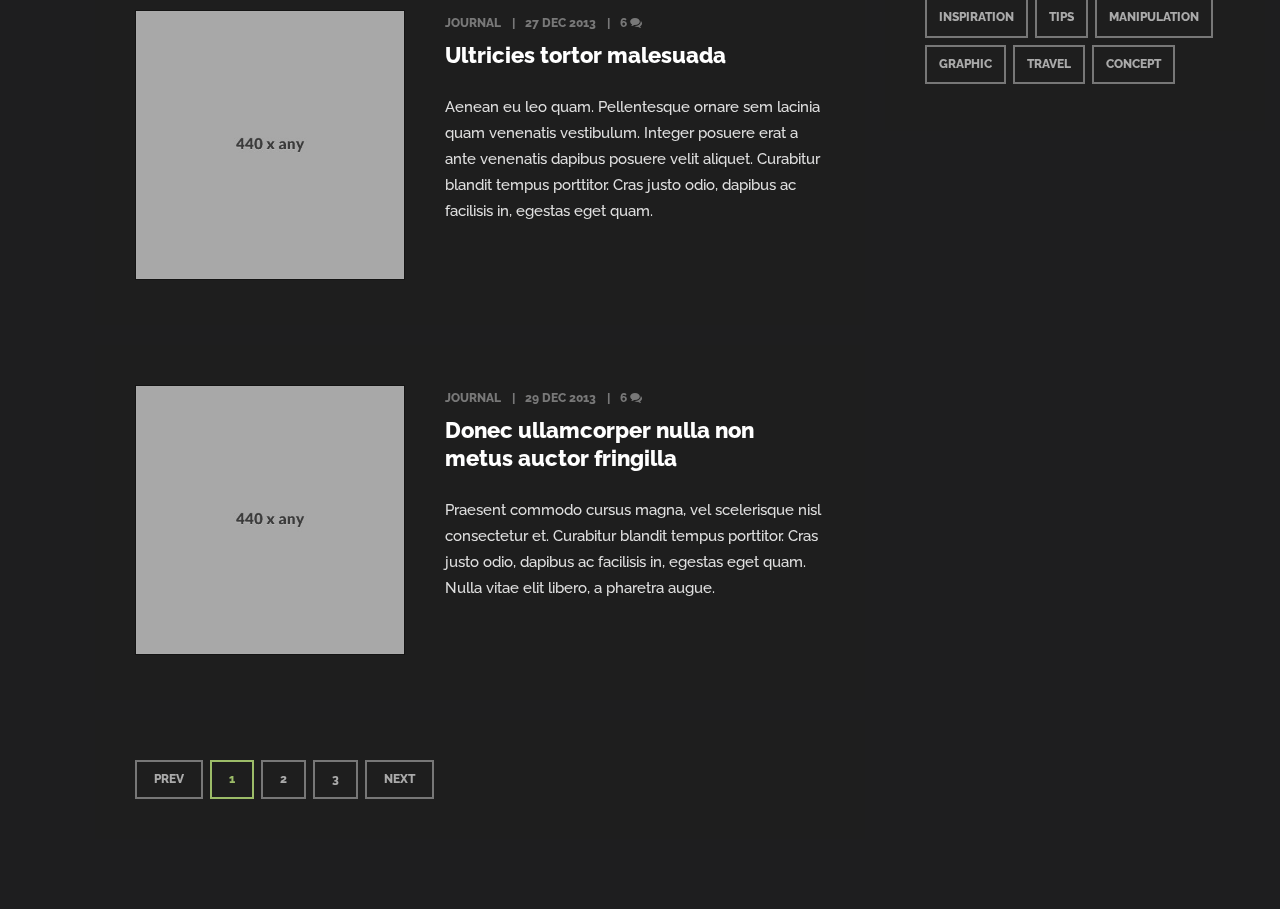
<file: blog.html>
<!DOCTYPE html>
<html lang="en">
<head>
<meta charset="utf-8">
<meta name="viewport" content="width=device-width, initial-scale=1.0">
<meta name="description" content="">
<meta name="author" content="">
<link rel="shortcut icon" href="style/images/favicon.png">
<title>Уголок вдохновения</title>
<!-- Bootstrap core CSS -->
<link href="style/css/bootstrap.min.css" rel="stylesheet">
<link href="style/css/plugins.css" rel="stylesheet">
<link href="style/css/prettify.css" rel="stylesheet">
<link href="style.css" rel="stylesheet">
<link href="style/css/color/green.css" rel="stylesheet">
<link href='http://fonts.googleapis.com/css?family=Raleway:400,800,700,600,500,300' rel='stylesheet' type='text/css'>
<link href='http://fonts.googleapis.com/css?family=Libre+Baskerville:400,400italic' rel='stylesheet' type='text/css'>
<link href="style/type/fontello.css" rel="stylesheet">
<link href="style/type/budicons.css" rel="stylesheet">
<!-- HTML5 shim and Respond.js IE8 support of HTML5 elements and media queries -->
<!--[if lt IE 9]>
      <script src="style/js/html5shiv.js"></script>
      <script src="https://oss.maxcdn.com/libs/respond.js/1.3.0/respond.min.js"></script>
      <![endif]-->
</head>
<body class="full-layout">
<div id="preloader"><div id="status"><div class="spinner"></div></div></div>
<div class="body-wrapper">
  <nav class="navbar navbar-default" role="navigation">
    <div class="navbar-header"> <a class="btn responsive-menu" data-toggle="collapse" data-target=".navbar-collapse"><i></i></a>
      <div class="navbar-brand text-center"> <a href="index.html"><img src="style/images/logo.png" alt="" data-src="style/images/logo.png" data-ret="style/images/logo@2x.png" class="retina" /></a> </div>
      <!-- /.navbar-brand --> 
    </div>
    <!-- /.navbar-header -->
    <div class="collapse navbar-collapse">
      <ul class="nav navbar-nav">
        <li class="current"><a href="#home" class="hint--right" data-hint="Главная"><i class="budicon-home-1"></i><span>Главная</span></a></li>
        <li><a href="#portfolio" class="hint--right" data-hint="Фотографии"><i class="budicon-image"></i><span>Фотографии</span></a></li>
        <li><a href="#about" class="hint--right" data-hint="О себе"><i class="budicon-author"></i><span>О себе</span></a></li>
        <li><a href="#contact" class="hint--right" data-hint="Контакты"><i class="budicon-profile"></i><span>Контакты</span></a></li>
        <li><a href="blog.html" class="hint--right" data-hint="Блог"><i class="budicon-book-1"></i><span>Блог</span></a></li>
        <li><a href="#elsewhere" class="hint--right fancybox-inline" data-hint="Социальные сети" data-fancybox-width="325" data-fancybox-height="220"><i class="icon-heart-empty-1"></i><span>Социальные сети</span></a></li>
      </ul>
      <!-- /.navbar-nav --> 
    </div>
    <!-- /.navbar-collapse -->
    <div id="elsewhere" style="display:none;">
      <h1>Me, Elsewhere</h1>
      <div class="divide20"></div>
      <ul class="social">
        <li><a href="#"><i class="icon-s-twitter"></i></a></li>
        <li><a href="#"><i class="icon-s-facebook"></i></a></li>
        <li><a href="#"><i class="icon-s-instagram"></i></a></li>
        <li><a href="#"><i class="icon-s-flickr"></i></a></li>
        <li><a href="#"><i class="icon-s-pinterest"></i></a></li>
        <li><a href="#"><i class="icon-s-linkedin"></i></a></li>
      </ul>
    </div>
    <!-- /#elsewhere --> 
  </nav>
  <!-- /.navbar -->
  
  <div class="container inner">
    <div class="blog list-view row">
      <div class="col-md-8 col-sm-12 content">
        <div class="blog-posts">
          <div class="post box">
            <div class="row">
              <div class="col-sm-5">
                <figure class="frame"><a href="blog-post.html">
                  <div class="text-overlay">
                    <div class="info"><span>Read More</span></div>
                  </div>
                  <img src="style/images/art/b1-1.jpg" alt="" /></a></figure>
              </div>
              <!-- /column -->
              <div class="col-sm-7 post-content">
                <div class="meta"><span class="category">Journal</span><span class="date">13 Nov 2012</span><span class="comments"><a href="#">8 <i class="icon-chat-1"></i></a></span></div>
                <h2 class="post-title"><a href="blog-post.html">Curabitur blandit tempus porttitor nullam id dolor nibh ultricies</a></h2>
                <p>Aenean leo quam. Pellentesque ornare sem lacinia quam venenatis vestibulum. Sed posuere consectetur est at lobortis. Curabitur blandit tempus porttitor. Vivamus sagittis lacus vel augue laoreet rutrum faucibus dolor auctor. Vivamus sagittis lacus vel augue laoreet rutrum faucibus dolor auctor.</p>
              </div>
              <!-- /column -->
            </div>
            <!-- /.row -->
          </div>
          <!-- /.post -->
          <div class="post box">
            <div class="row">
              <div class="col-sm-5">
                <figure class="frame"><a href="blog-post.html">
                  <div class="text-overlay">
                    <div class="info"><span>Read More</span></div>
                  </div>
                  <img src="style/images/art/b1-2.jpg" alt="" /></a></figure>
              </div>
              <!-- /column -->
              <div class="col-sm-7 post-content">
                <div class="meta"><span class="category">Journal</span><span class="date">02 Jan 2013</span><span class="comments"><a href="#">5 <i class="icon-chat-1"></i></a></span></div>
                <h2 class="post-title"><a href="blog-post.html">Ridiculus ultricies pellentesque</a></h2>
                <p>Lorem ipsum dolor sit amet, consectetur adipiscing elit. Maecenas sed diam eget risus varius blandit sit amet non magna. Fusce dapibus, tellus ac cursus commodo. Etiam porta sem malesuada magna mollis euismod. Praesent commodo cursus magna.</p>
              </div>
              <!-- /column -->
            </div>
            <!-- /.row -->
          </div>
          <!-- /.post -->
          <div class="post box">
            <div class="row">
              <div class="col-sm-5">
                <figure class="frame"><a href="blog-post.html">
                  <div class="text-overlay">
                    <div class="info"><span>Read More</span></div>
                  </div>
                  <img src="style/images/art/b1-3.jpg" alt="" /></a></figure>
              </div>
              <!-- /column -->
              <div class="col-sm-7 post-content">
                <div class="meta"><span class="category">Journal</span><span class="date">14 Mar 2013</span><span class="comments"><a href="#">9 <i class="icon-chat-1"></i></a></span></div>
                <h2 class="post-title"><a href="blog-post.html">Vestibulum id ligula porta felis euismod semper vel scelerisque</a></h2>
                <p>Morbi leo risus, porta ac consectetur ac, vestibulum at eros. Etiam porta sem malesuada magna mollis euismod. Cras mattis consectetur purus sit amet fermentum. Aenean lacinia bibendum nulla sed consectetur, tortor mauris condimentum nibh. Cum sociis natoque penatibus et magnis dis parturient.</p>
              </div>
              <!-- /column -->
            </div>
            <!-- /.row -->
          </div>
          <!-- /.post -->
          <div class="post box">
            <div class="row">
              <div class="col-sm-5">
                <figure class="frame"><a href="blog-post.html">
                  <div class="text-overlay">
                    <div class="info"><span>Read More</span></div>
                  </div>
                  <img src="style/images/art/b1-4.jpg" alt="" /></a></figure>
              </div>
              <!-- /column -->
              <div class="col-sm-7 post-content">
                <div class="meta"><span class="category">Journal</span><span class="date">23 Dec 2013</span><span class="comments"><a href="#">6 <i class="icon-chat-1"></i></a></span></div>
                <h2 class="post-title"><a href="blog-post.html">Inceptos porta nibh</a></h2>
                <p>Praesent commodo cursus magna, vel scelerisque nisl consectetur et. Curabitur blandit tempus porttitor. Cras justo odio, dapibus ac facilisis in, egestas eget quam. Nulla vitae elit libero, a pharetra augue. Fusce dapibus, tellus ac cursus commodo.</p>
              </div>
              <!-- /column -->
            </div>
            <!-- /.row -->
          </div>
          <!-- /.post -->
          <div class="post box">
            <div class="row">
              <div class="col-sm-5">
                <figure class="frame"><a href="blog-post.html">
                  <div class="text-overlay">
                    <div class="info"><span>Read More</span></div>
                  </div>
                  <img src="style/images/art/b1-5.jpg" alt="" /></a></figure>
              </div>
              <!-- /column -->
              <div class="col-sm-7 post-content">
                <div class="meta"><span class="category">Journal</span><span class="date">27 Dec 2013</span><span class="comments"><a href="#">6 <i class="icon-chat-1"></i></a></span></div>
                <h2 class="post-title"><a href="blog-post.html">Ultricies tortor malesuada</a></h2>
                <p>Aenean eu leo quam. Pellentesque ornare sem lacinia quam venenatis vestibulum. Integer posuere erat a ante venenatis dapibus posuere velit aliquet. Curabitur blandit tempus porttitor. Cras justo odio, dapibus ac facilisis in, egestas eget quam.</p>
              </div>
              <!-- /column -->
            </div>
            <!-- /.row -->
          </div>
          <!-- /.post -->
          <div class="post box">
            <div class="row">
              <div class="col-sm-5">
                <figure class="frame"><a href="blog-post.html">
                  <div class="text-overlay">
                    <div class="info"><span>Read More</span></div>
                  </div>
                  <img src="style/images/art/b1-6.jpg" alt="" /></a></figure>
              </div>
              <!-- /column -->
              <div class="col-sm-7 post-content">
                <div class="meta"><span class="category">Journal</span><span class="date">29 Dec 2013</span><span class="comments"><a href="#">6 <i class="icon-chat-1"></i></a></span></div>
                <h2 class="post-title"><a href="blog-post.html">Donec ullamcorper nulla non metus auctor fringilla</a></h2>
                <p>Praesent commodo cursus magna, vel scelerisque nisl consectetur et. Curabitur blandit tempus porttitor. Cras justo odio, dapibus ac facilisis in, egestas eget quam. Nulla vitae elit libero, a pharetra augue.</p>
              </div>
              <!-- /column -->
            </div>
            <!-- /.row -->
          </div>
          <!-- /.post -->
        </div>
        <!-- /.blog-posts -->
        
        <div class="pagination box">
          <ul>
            <li><a href="#" class="btn">Prev</a></li>
            <li class="active"><a href="#" class="btn"><span>1</span></a></li>
            <li><a href="#" class="btn"><span>2</span></a></li>
            <li><a href="#" class="btn"><span>3</span></a></li>
            <li><a href="#" class="btn">Next</a></li>
          </ul>
        </div>
        <!-- /.pagination --> 
        
      </div>
      <!-- /.content -->
      
      <aside class="col-md-4 col-sm-12 sidebar">
        <div class="sidebox box widget">
          <h3 class="widget-title section-title">Layout Switcher</h3>
          <p>Duis mollis, est non commodo luctus, nisi erat porttitor ligula, eget lacinia odio sem.</p>
          <ul class="layout-switcher">
            <li><a href="blog.html" class="btn btn-small hint--top active" data-hint="List View"><i class="icon-menu-1"></i></a></li>
            <li><a href="blog2.html" class="btn btn-small hint--top" data-hint="Grid View"><i class="icon-th-large"></i></a></li>
            <li><a href="blog3.html" class="btn btn-small hint--top" data-hint="Classic View"><i class="icon-stop-1"></i></a></li>
          </ul>
        </div>
        <!-- /.widget -->
        
        <div class="sidebox box widget">
          <form class="searchform" method="get">
            <input type="text" id="s2" name="s" value="type and hit enter" onfocus="this.value=''" onblur="this.value='type and hit enter'"/>
          </form>
        </div>
        <!-- /.widget -->
        
        <div class="sidebox box widget">
          <h3 class="widget-title section-title">Popular Posts</h3>
          <ul class="post-list">
            <li>
              <figure class="frame pull-left">
                <div class="icon-overlay"><a href="blog-post.html"><img src="style/images/art/a1.jpg" alt="" /> </a></div>
              </figure>
              <div class="meta"> <em><span class="date">3 Oct 2012</span><span class="comments"><a href="#">8 <i class="icon-chat-1"></i></a></span></em>
                <h5><a href="blog-post.html">Magna Mollis Ultricies</a></h5>
              </div>
            </li>
            <li>
              <figure class="frame pull-left">
                <div class="icon-overlay"><a href="blog-post.html"><img src="style/images/art/a2.jpg" alt="" /> </a></div>
              </figure>
              <div class="meta"> <em><span class="date">28 Sep 2012</span><span class="comments"><a href="#">5 <i class="icon-chat-1"></i></a></span></em>
                <h5><a href="blog-post.html">Ornare Nullam Risus</a></h5>
              </div>
            </li>
            <li>
              <figure class="frame pull-left">
                <div class="icon-overlay"><a href="blog-post.html"><img src="style/images/art/a3.jpg" alt="" /> </a></div>
              </figure>
              <div class="meta"> <em><span class="date">15 Aug 2012</span><span class="comments"><a href="#">9 <i class="icon-chat-1"></i></a></span></em>
                <h5><a href="blog-post.html">Euismod Nullam</a></h5>
              </div>
            </li>
          </ul>
          <!-- /.post-list --> 
        </div>
        <!-- /.widget -->
        
        <div class="sidebox box widget">
          <h3 class="widget-title section-title">Elsewhere</h3>
          <p>Cras justo odio, dapibus ac facilisis in, egestas eget quam. Integer posuere erat a ante venenatis dapibus.</p>
          <ul class="social">
            <li><a href="#"><i class="icon-s-rss"></i></a></li>
            <li><a href="#"><i class="icon-s-twitter"></i></a></li>
            <li><a href="#"><i class="icon-s-facebook"></i></a></li>
            <li><a href="#"><i class="icon-s-pinterest"></i></a></li>
            <li><a href="#"><i class="icon-s-linkedin"></i></a></li>
            <li><a href="#"><i class="icon-s-dribbble"></i></a></li>
            <li><a href="#"><i class="icon-s-flickr"></i></a></li>
          </ul>
          <div class="clearfix"></div>
        </div>
        <!-- /.widget -->
        
        <div class="sidebox box widget">
          <h3 class="widget-title section-title">Categories</h3>
          <ul class="circled">
            <li><a href="#">Web Design (21)</a></li>
            <li><a href="#">Photography (19)</a></li>
            <li><a href="#">Graphic Design (16)</a></li>
            <li><a href="#">Manipulation (15)</a></li>
            <li><a href="#">Motion Graphics (12)</a></li>
          </ul>
        </div>
        <!-- /.widget -->
        
        <div class="sidebox box widget">
          <h3 class="widget-title section-title">Tags</h3>
          <ul class="tag-list">
            <li><a href="#" class="btn">Web</a></li>
            <li><a href="#" class="btn">Photography</a></li>
            <li><a href="#" class="btn">Illustation</a></li>
            <li><a href="#" class="btn">Fun</a></li>
            <li><a href="#" class="btn">Blog</a></li>
            <li><a href="#" class="btn">Design</a></li>
            <li><a href="#" class="btn">Inspiration</a></li>
            <li><a href="#" class="btn">Tips</a></li>
            <li><a href="#" class="btn">Manipulation</a></li>
            <li><a href="#" class="btn">Graphic</a></li>
            <li><a href="#" class="btn">Travel</a></li>
            <li><a href="#" class="btn">Concept</a></li>
          </ul>
          <!-- /.tag-list -->    
        </div>
        <!-- /.widget --> 
        
      </aside>
      <!-- /column .sidebar --> 
    </div>
    <!-- /.blog --> 
  </div>
  <!-- /.container --> 
</div>
<!-- /.body-wrapper --> 
<script src="style/js/jquery.min.js"></script> 
<script src="style/js/bootstrap.min.js"></script> 
<script src="style/js/jquery.themepunch.tools.min.js"></script> 
<script src="style/js/classie.js"></script> 
<script src="style/js/plugins.js"></script> 
<script src="style/js/scripts.js"></script>  
<script>
	$.backstretch(["style/images/art/bg1.jpg"]);
</script>
</body>
</html>
</file>
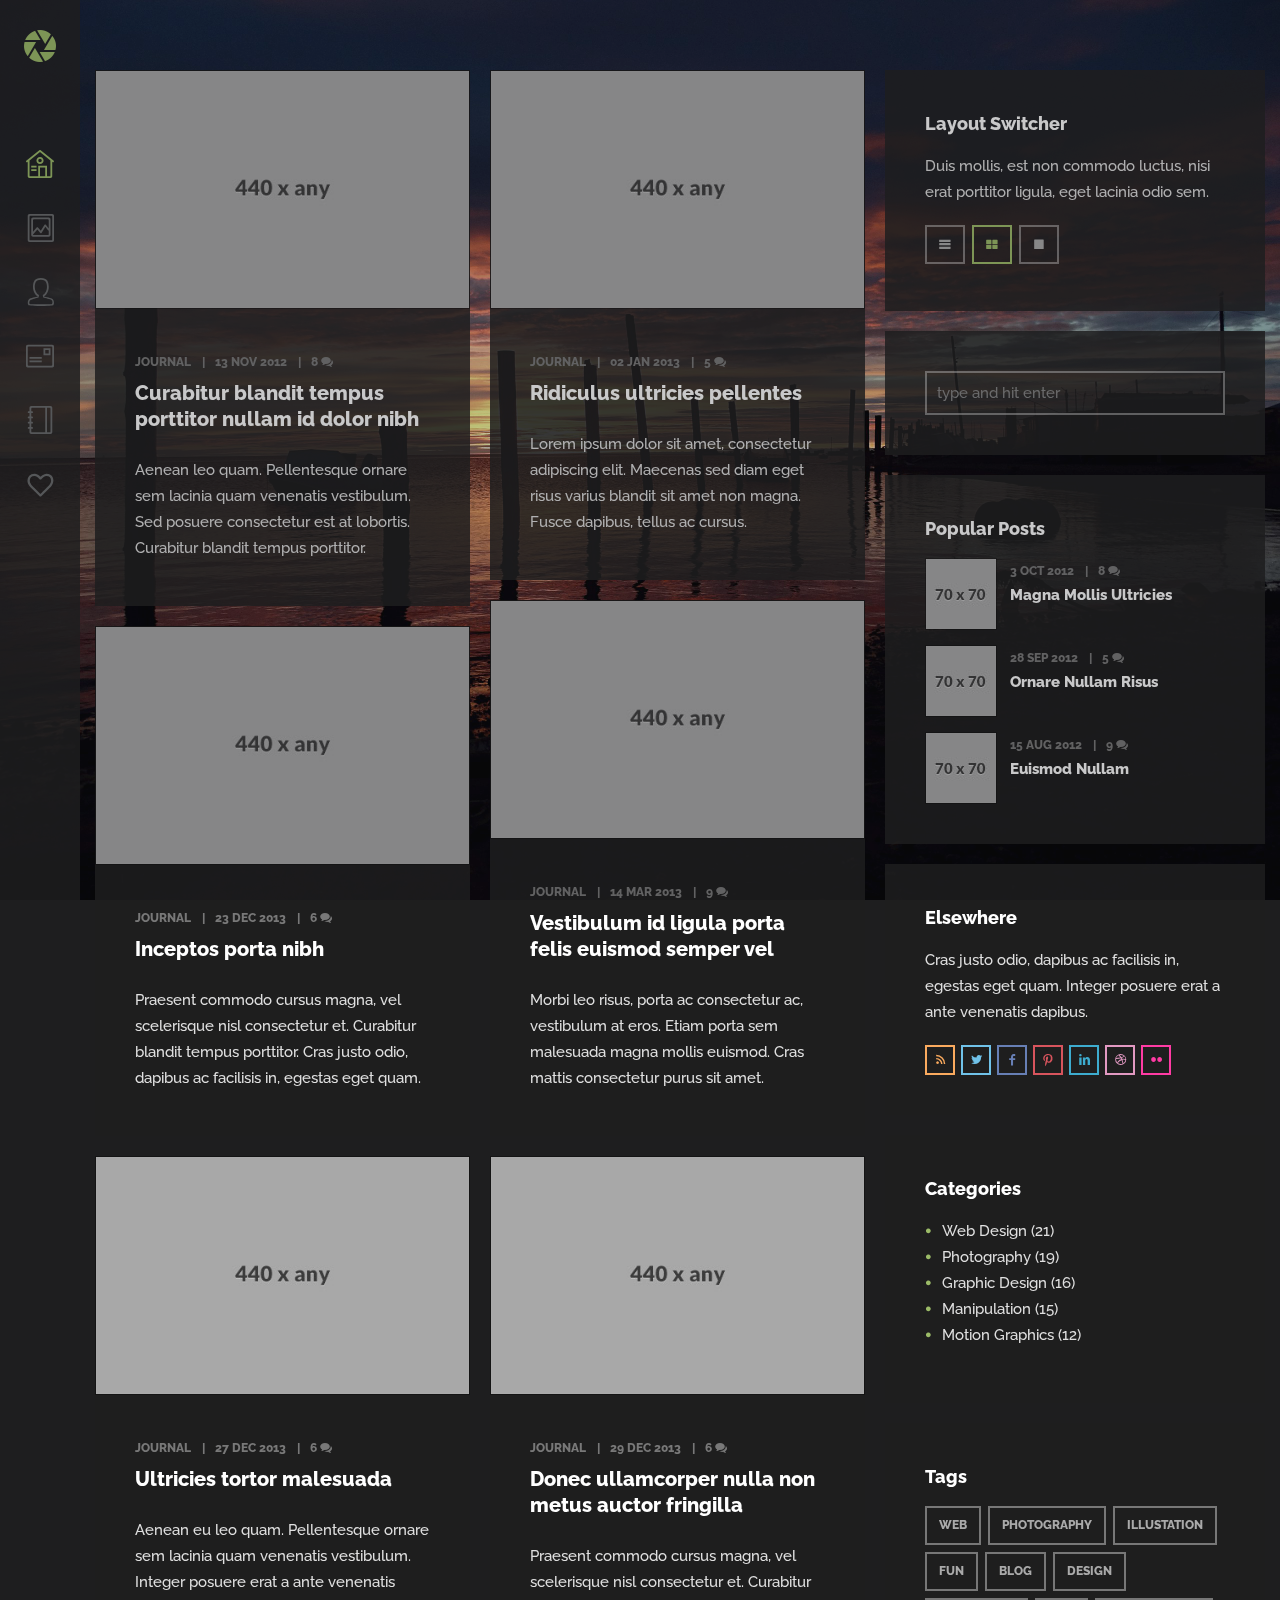
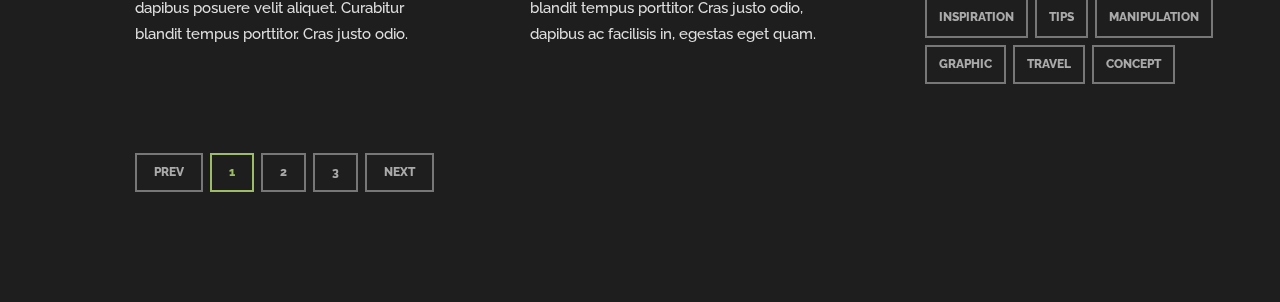
<file: blog2.html>
<!DOCTYPE html>
<html lang="en">
<head>
<meta charset="utf-8">
<meta name="viewport" content="width=device-width, initial-scale=1.0">
<meta name="description" content="">
<meta name="author" content="">
<link rel="shortcut icon" href="style/images/favicon.png">
<title>Уголок вдохновения</title>
<!-- Bootstrap core CSS -->
<link href="style/css/bootstrap.min.css" rel="stylesheet">
<link href="style/css/plugins.css" rel="stylesheet">
<link href="style/css/prettify.css" rel="stylesheet">
<link href="style.css" rel="stylesheet">
<link href="style/css/color/green.css" rel="stylesheet">
<link href='http://fonts.googleapis.com/css?family=Raleway:400,800,700,600,500,300' rel='stylesheet' type='text/css'>
<link href='http://fonts.googleapis.com/css?family=Libre+Baskerville:400,400italic' rel='stylesheet' type='text/css'>
<link href="style/type/fontello.css" rel="stylesheet">
<link href="style/type/budicons.css" rel="stylesheet">
<!-- HTML5 shim and Respond.js IE8 support of HTML5 elements and media queries -->
<!--[if lt IE 9]>
      <script src="style/js/html5shiv.js"></script>
      <script src="https://oss.maxcdn.com/libs/respond.js/1.3.0/respond.min.js"></script>
      <![endif]-->
</head>
<body class="full-layout">
<div id="preloader"><div id="status"><div class="spinner"></div></div></div>
<div class="body-wrapper">
  <nav class="navbar navbar-default" role="navigation">
    <div class="navbar-header"> <a class="btn responsive-menu" data-toggle="collapse" data-target=".navbar-collapse"><i></i></a>
      <div class="navbar-brand text-center"> <a href="index.html"><img src="style/images/logo.png" alt="" data-src="style/images/logo.png" data-ret="style/images/logo@2x.png" class="retina" /></a> </div>
      <!-- /.navbar-brand --> 
    </div>
    <!-- /.navbar-header -->
    <div class="collapse navbar-collapse">
      <ul class="nav navbar-nav">
        <li class="current"><a href="#home" class="hint--right" data-hint="Главная"><i class="budicon-home-1"></i><span>Главная</span></a></li>
        <li><a href="#portfolio" class="hint--right" data-hint="Фотографии"><i class="budicon-image"></i><span>Фотографии</span></a></li>
        <li><a href="#about" class="hint--right" data-hint="О себе"><i class="budicon-author"></i><span>О себе</span></a></li>
        <li><a href="#contact" class="hint--right" data-hint="Контакты"><i class="budicon-profile"></i><span>Контакты</span></a></li>
        <li><a href="blog.html" class="hint--right" data-hint="Блог"><i class="budicon-book-1"></i><span>Блог</span></a></li>
        <li><a href="#elsewhere" class="hint--right fancybox-inline" data-hint="Социальные сети" data-fancybox-width="325" data-fancybox-height="220"><i class="icon-heart-empty-1"></i><span>Социальные сети</span></a></li>
      </ul>
      <!-- /.navbar-nav --> 
    </div>
    <!-- /.navbar-collapse -->
    <div id="elsewhere" style="display:none;">
      <h1>Me, Elsewhere</h1>
      <div class="divide20"></div>
      <ul class="social">
        <li><a href="#"><i class="icon-s-twitter"></i></a></li>
        <li><a href="#"><i class="icon-s-facebook"></i></a></li>
        <li><a href="#"><i class="icon-s-instagram"></i></a></li>
        <li><a href="#"><i class="icon-s-flickr"></i></a></li>
        <li><a href="#"><i class="icon-s-pinterest"></i></a></li>
        <li><a href="#"><i class="icon-s-linkedin"></i></a></li>
      </ul>
    </div>
    <!-- /#elsewhere --> 
  </nav>
  <!-- /.navbar -->
  
  <div class="container inner">
    <div class="blog grid-view row">
      <div class="col-md-8 col-sm-12 content">
	  	<div class="blog-posts">
          <div class="isotope row">
            <div class="col-md-6 col-sm-12 post-grid">
              <div class="post box">
                <figure class="frame main"><a href="blog-post.html">
                  <div class="text-overlay">
                    <div class="info"><span>Read More</span></div>
                  </div>
                  <img src="style/images/art/b2-1.jpg" alt="" /></a></figure>
                <div class="meta"><span class="category">Journal</span><span class="date">13 Nov 2012</span><span class="comments"><a href="#">8 <i class="icon-chat-1"></i></a></span></div>
                <h2 class="post-title"><a href="blog-post.html">Curabitur blandit tempus porttitor nullam id dolor nibh</a></h2>
                <p>Aenean leo quam. Pellentesque ornare sem lacinia quam venenatis vestibulum. Sed posuere consectetur est at lobortis. Curabitur blandit tempus porttitor.</p>
              </div>
              <!-- /.post -->
            </div>
            <!-- /column -->
            <div class="col-md-6 col-sm-12 post-grid">
              <div class="post box">
                <figure class="frame main"><a href="blog-post.html">
                  <div class="text-overlay">
                    <div class="info"><span>Read More</span></div>
                  </div>
                  <img src="style/images/art/b2-2.jpg" alt="" /></a></figure>
                <div class="meta"><span class="category">Journal</span><span class="date">02 Jan 2013</span><span class="comments"><a href="#">5 <i class="icon-chat-1"></i></a></span></div>
                <h2 class="post-title"><a href="blog-post.html">Ridiculus ultricies pellentes</a></h2>
                <p>Lorem ipsum dolor sit amet, consectetur adipiscing elit. Maecenas sed diam eget risus varius blandit sit amet non magna. Fusce dapibus, tellus ac cursus.</p>
              </div>
              <!-- /.post -->
            </div>
            <!-- /column -->
            <div class="col-md-6 col-sm-12 post-grid">
              <div class="post box">
                <figure class="frame main"><a href="blog-post.html">
                  <div class="text-overlay">
                    <div class="info"><span>Read More</span></div>
                  </div>
                  <img src="style/images/art/b2-3.jpg" alt="" /></a></figure>
                <div class="meta"><span class="category">Journal</span><span class="date">14 Mar 2013</span><span class="comments"><a href="#">9 <i class="icon-chat-1"></i></a></span></div>
                <h2 class="post-title"><a href="blog-post.html">Vestibulum id ligula porta felis euismod semper vel</a></h2>
                <p>Morbi leo risus, porta ac consectetur ac, vestibulum at eros. Etiam porta sem malesuada magna mollis euismod. Cras mattis consectetur purus sit amet.</p>
              </div>
              <!-- /.post -->
            </div>
            <!-- /column -->
            <div class="col-md-6 col-sm-12 post-grid">
              <div class="post box">
                <figure class="frame main"><a href="blog-post.html">
                  <div class="text-overlay">
                    <div class="info"><span>Read More</span></div>
                  </div>
                  <img src="style/images/art/b2-4.jpg" alt="" /></a></figure>
                <div class="meta"><span class="category">Journal</span><span class="date">23 Dec 2013</span><span class="comments"><a href="#">6 <i class="icon-chat-1"></i></a></span></div>
                <h2 class="post-title"><a href="blog-post.html">Inceptos porta nibh</a></h2>
                <p>Praesent commodo cursus magna, vel scelerisque nisl consectetur et. Curabitur blandit tempus porttitor. Cras justo odio, dapibus ac facilisis in, egestas eget quam.</p>
              </div>
              <!-- /.post -->
            </div>
            <!-- /column -->
            <div class="col-md-6 col-sm-12 post-grid">
              <div class="post box">
                <figure class="frame main"><a href="blog-post.html">
                  <div class="text-overlay">
                    <div class="info"><span>Read More</span></div>
                  </div>
                  <img src="style/images/art/b2-5.jpg" alt="" /></a></figure>
                <div class="meta"><span class="category">Journal</span><span class="date">27 Dec 2013</span><span class="comments"><a href="#">6 <i class="icon-chat-1"></i></a></span></div>
                <h2 class="post-title"><a href="blog-post.html">Ultricies tortor malesuada</a></h2>
                <p>Aenean eu leo quam. Pellentesque ornare sem lacinia quam venenatis vestibulum. Integer posuere erat a ante venenatis dapibus posuere velit aliquet. Curabitur blandit tempus porttitor. Cras justo odio.</p>
              </div>
              <!-- /.post -->
            </div>
            <!-- /column -->
            <div class="col-md-6 col-sm-12 post-grid">
              <div class="post box">
                <figure class="frame main"><a href="blog-post.html">
                  <div class="text-overlay">
                    <div class="info"><span>Read More</span></div>
                  </div>
                  <img src="style/images/art/b2-6.jpg" alt="" /></a></figure>
                <div class="meta"><span class="category">Journal</span><span class="date">29 Dec 2013</span><span class="comments"><a href="#">6 <i class="icon-chat-1"></i></a></span></div>
                <h2 class="post-title"><a href="blog-post.html">Donec ullamcorper nulla non metus auctor fringilla</a></h2>
                <p>Praesent commodo cursus magna, vel scelerisque nisl consectetur et. Curabitur blandit tempus porttitor. Cras justo odio, dapibus ac facilisis in, egestas eget quam.</p>
              </div>
              <!-- /.post -->
            </div>
            <!-- /column -->
          </div>
          <!-- /.isotope -->
		</div>
        <!-- /.blog-posts -->
        
        <div class="pagination box">
          <ul>
            <li><a href="#" class="btn">Prev</a></li>
            <li class="active"><a href="#" class="btn"><span>1</span></a></li>
            <li><a href="#" class="btn"><span>2</span></a></li>
            <li><a href="#" class="btn"><span>3</span></a></li>
            <li><a href="#" class="btn">Next</a></li>
          </ul>
        </div>
        <!-- /.pagination --> 
        
      </div>
      <!-- /.content -->
      
      <aside class="col-md-4 col-sm-12 sidebar">
        <div class="sidebox box widget">
          <h3 class="widget-title section-title">Layout Switcher</h3>
          <p>Duis mollis, est non commodo luctus, nisi erat porttitor ligula, eget lacinia odio sem.</p>
          <ul class="layout-switcher">
            <li><a href="blog.html" class="btn btn-small hint--top" data-hint="List View"><i class="icon-menu-1"></i></a></li>
            <li><a href="blog2.html" class="btn btn-small hint--top active" data-hint="Grid View"><i class="icon-th-large"></i></a></li>
            <li><a href="blog3.html" class="btn btn-small hint--top" data-hint="Classic View"><i class="icon-stop-1"></i></a></li>
          </ul>
        </div>
        <!-- /.widget -->
        
        <div class="sidebox box widget">
          <form class="searchform" method="get">
            <input type="text" id="s2" name="s" value="type and hit enter" onfocus="this.value=''" onblur="this.value='type and hit enter'"/>
          </form>
        </div>
        <!-- /.widget -->
        
        <div class="sidebox box widget">
          <h3 class="widget-title section-title">Popular Posts</h3>
          <ul class="post-list">
            <li>
              <figure class="frame pull-left">
                <div class="icon-overlay"><a href="blog-post.html"><img src="style/images/art/a1.jpg" alt="" /> </a></div>
              </figure>
              <div class="meta"> <em><span class="date">3 Oct 2012</span><span class="comments"><a href="#">8 <i class="icon-chat-1"></i></a></span></em>
                <h5><a href="blog-post.html">Magna Mollis Ultricies</a></h5>
              </div>
            </li>
            <li>
              <figure class="frame pull-left">
                <div class="icon-overlay"><a href="blog-post.html"><img src="style/images/art/a2.jpg" alt="" /> </a></div>
              </figure>
              <div class="meta"> <em><span class="date">28 Sep 2012</span><span class="comments"><a href="#">5 <i class="icon-chat-1"></i></a></span></em>
                <h5><a href="blog-post.html">Ornare Nullam Risus</a></h5>
              </div>
            </li>
            <li>
              <figure class="frame pull-left">
                <div class="icon-overlay"><a href="blog-post.html"><img src="style/images/art/a3.jpg" alt="" /> </a></div>
              </figure>
              <div class="meta"> <em><span class="date">15 Aug 2012</span><span class="comments"><a href="#">9 <i class="icon-chat-1"></i></a></span></em>
                <h5><a href="blog-post.html">Euismod Nullam</a></h5>
              </div>
            </li>
          </ul>
          <!-- /.post-list --> 
        </div>
        <!-- /.widget -->
        
        <div class="sidebox box widget">
          <h3 class="widget-title section-title">Elsewhere</h3>
          <p>Cras justo odio, dapibus ac facilisis in, egestas eget quam. Integer posuere erat a ante venenatis dapibus.</p>
          <ul class="social">
            <li><a href="#"><i class="icon-s-rss"></i></a></li>
            <li><a href="#"><i class="icon-s-twitter"></i></a></li>
            <li><a href="#"><i class="icon-s-facebook"></i></a></li>
            <li><a href="#"><i class="icon-s-pinterest"></i></a></li>
            <li><a href="#"><i class="icon-s-linkedin"></i></a></li>
            <li><a href="#"><i class="icon-s-dribbble"></i></a></li>
            <li><a href="#"><i class="icon-s-flickr"></i></a></li>
          </ul>
          <div class="clearfix"></div>
        </div>
        <!-- /.widget -->
        
        <div class="sidebox box widget">
          <h3 class="widget-title section-title">Categories</h3>
          <ul class="circled">
            <li><a href="#">Web Design (21)</a></li>
            <li><a href="#">Photography (19)</a></li>
            <li><a href="#">Graphic Design (16)</a></li>
            <li><a href="#">Manipulation (15)</a></li>
            <li><a href="#">Motion Graphics (12)</a></li>
          </ul>
        </div>
        <!-- /.widget -->
        
        <div class="sidebox box widget">
          <h3 class="widget-title section-title">Tags</h3>
          <ul class="tag-list">
            <li><a href="#" class="btn">Web</a></li>
            <li><a href="#" class="btn">Photography</a></li>
            <li><a href="#" class="btn">Illustation</a></li>
            <li><a href="#" class="btn">Fun</a></li>
            <li><a href="#" class="btn">Blog</a></li>
            <li><a href="#" class="btn">Design</a></li>
            <li><a href="#" class="btn">Inspiration</a></li>
            <li><a href="#" class="btn">Tips</a></li>
            <li><a href="#" class="btn">Manipulation</a></li>
            <li><a href="#" class="btn">Graphic</a></li>
            <li><a href="#" class="btn">Travel</a></li>
            <li><a href="#" class="btn">Concept</a></li>
          </ul>
          <!-- /.tag-list -->    
        </div>
        <!-- /.widget --> 
        
      </aside>
      <!-- /column .sidebar --> 
      
    </div>
    <!-- /.blog --> 
    
  </div>
  <!-- /.container --> 
</div>
<!-- /.body-wrapper --> 
<script src="style/js/jquery.min.js"></script> 
<script src="style/js/bootstrap.min.js"></script> 
<script src="style/js/jquery.themepunch.tools.min.js"></script> 
<script src="style/js/classie.js"></script> 
<script src="style/js/plugins.js"></script> 
<script src="style/js/scripts.js"></script>  
<script>
	$.backstretch(["style/images/art/bg1.jpg"]);
</script>
</body>
</html>
</file>
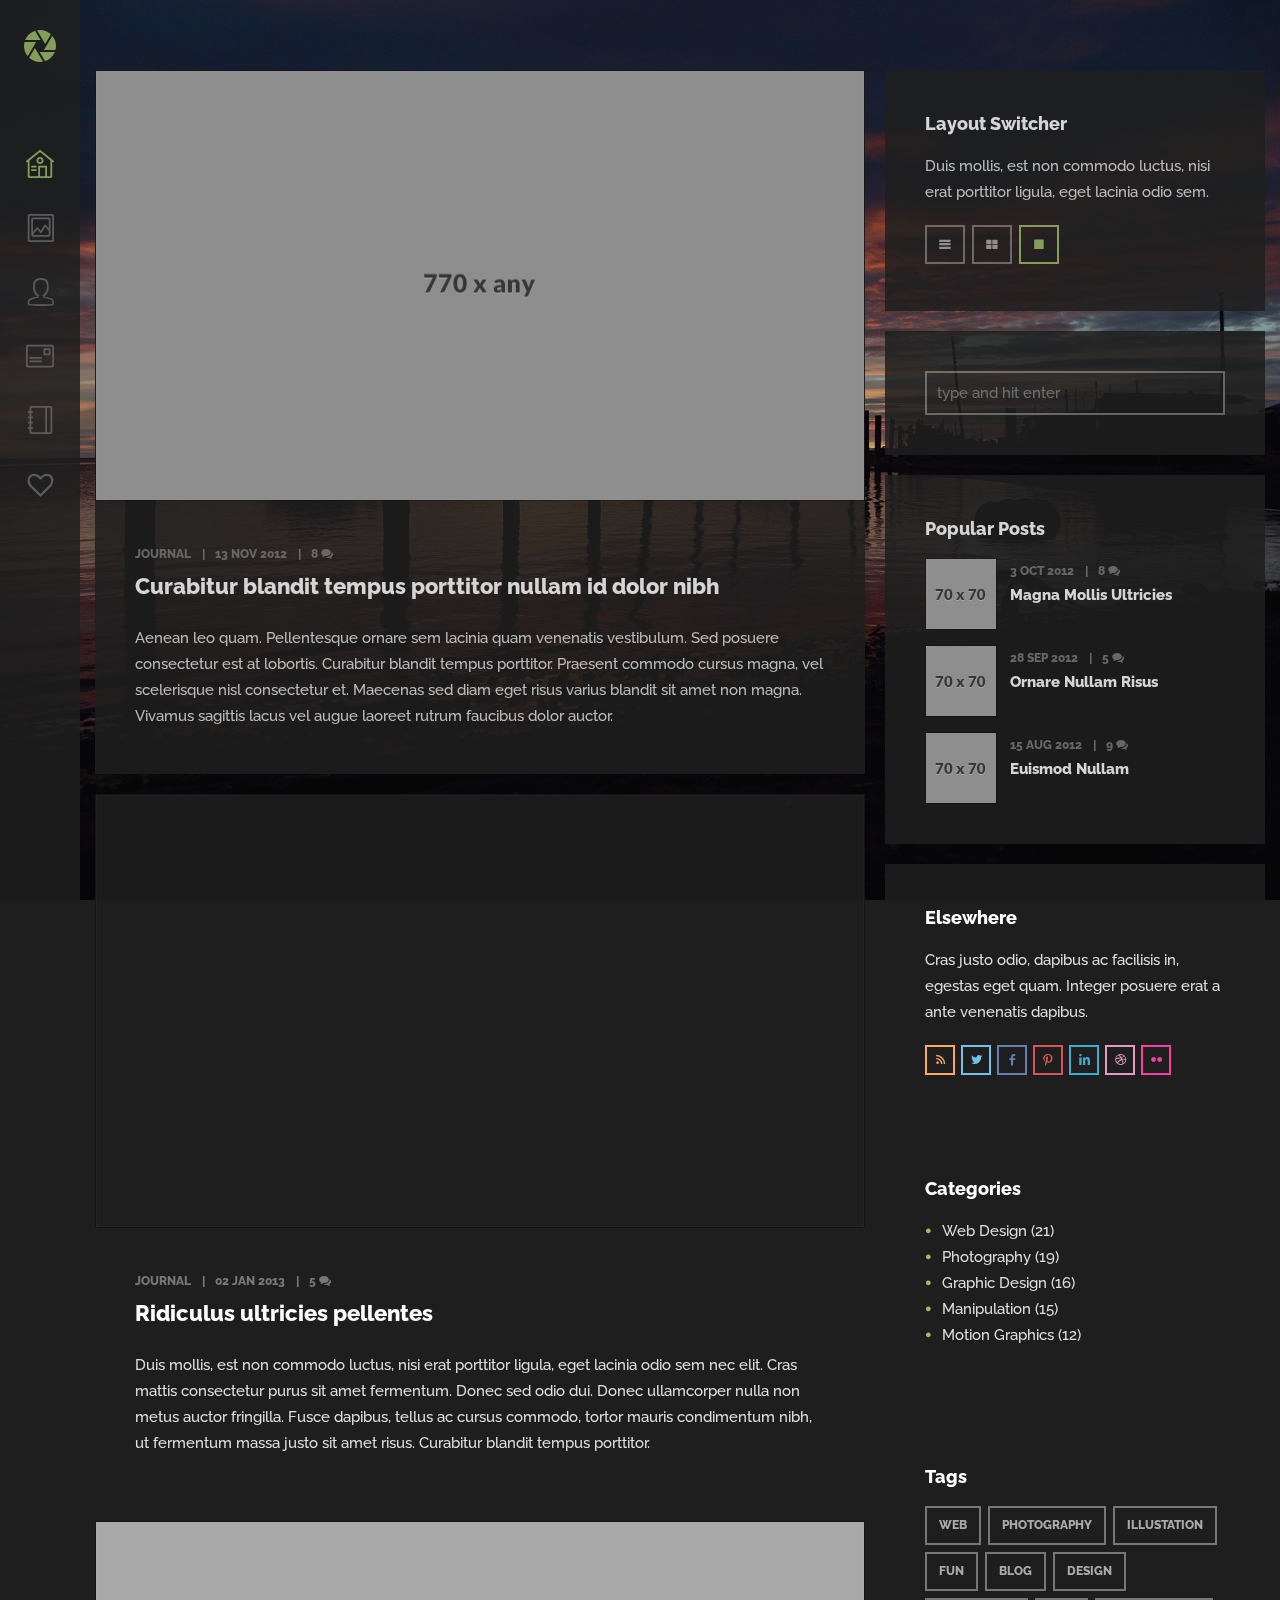
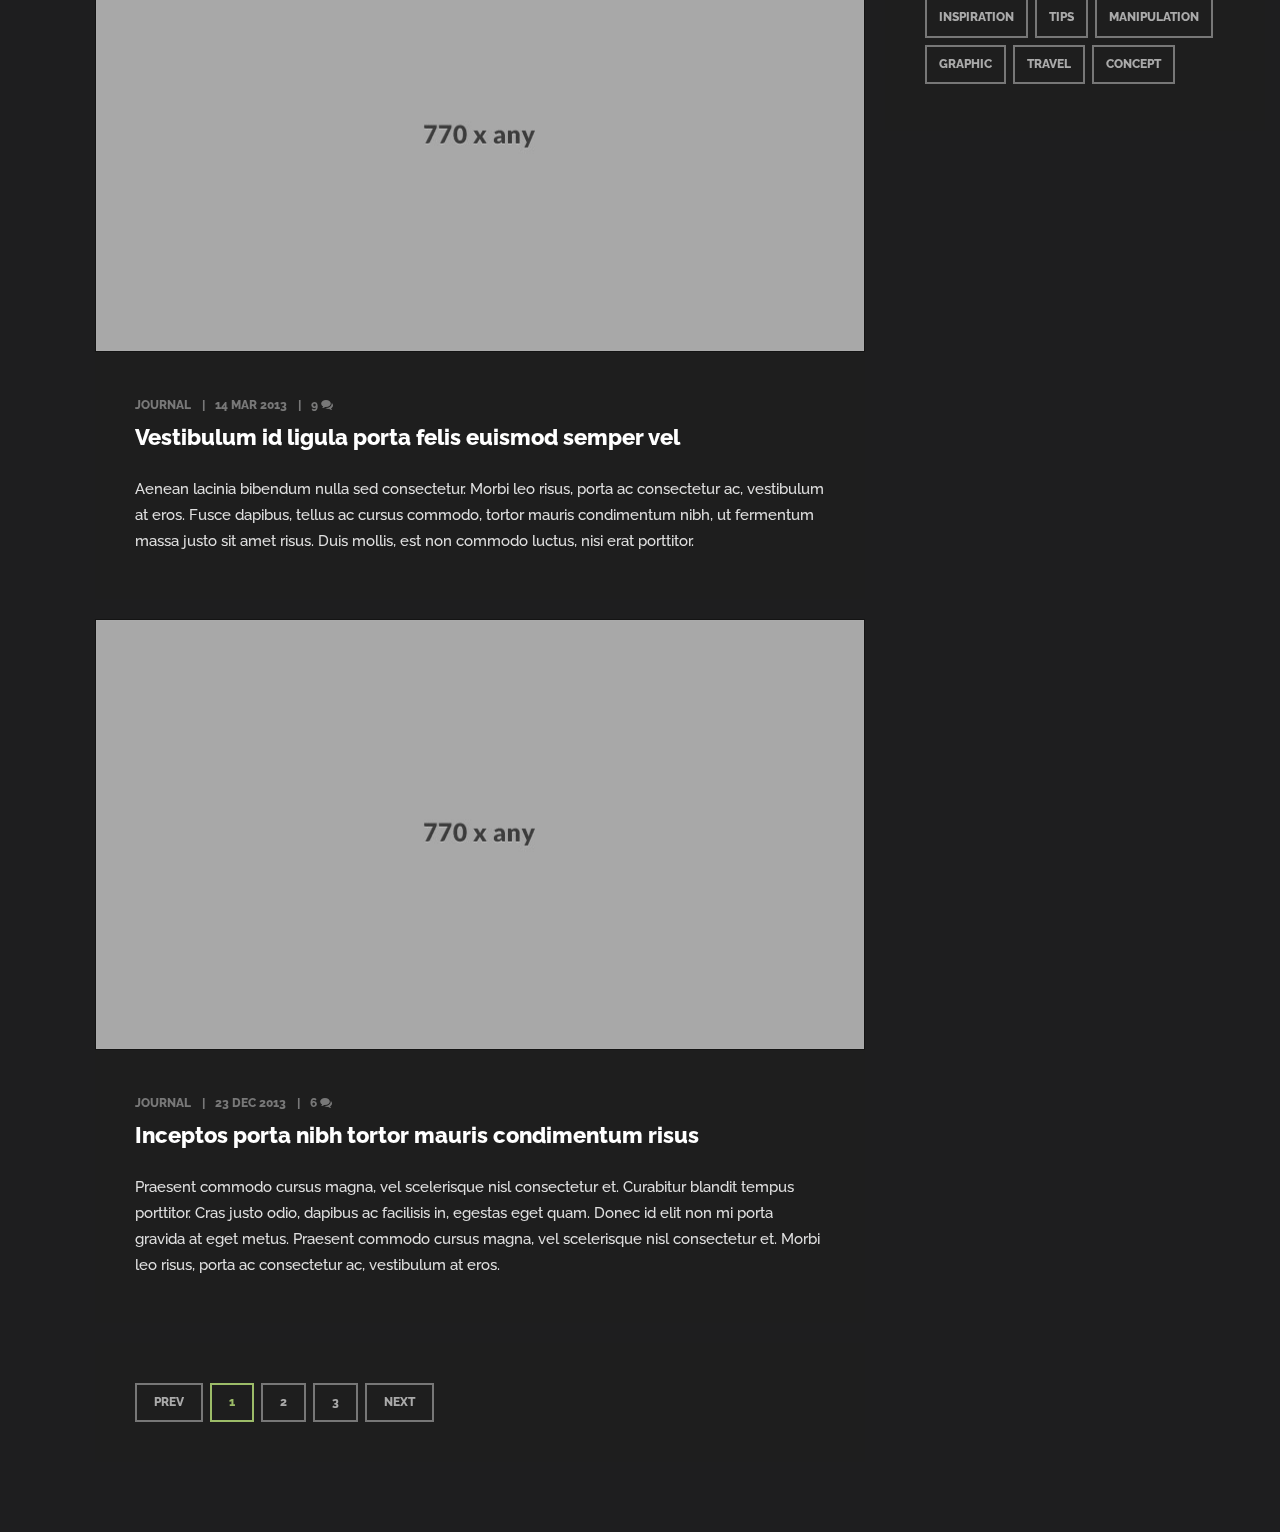
<file: blog3.html>
<!DOCTYPE html>
<html lang="en">
<head>
<meta charset="utf-8">
<meta name="viewport" content="width=device-width, initial-scale=1.0">
<meta name="description" content="">
<meta name="author" content="">
<link rel="shortcut icon" href="style/images/favicon.png">
<title>Уголок вдохновения</title>
<!-- Bootstrap core CSS -->
<link href="style/css/bootstrap.min.css" rel="stylesheet">
<link href="style/css/plugins.css" rel="stylesheet">
<link href="style/css/prettify.css" rel="stylesheet">
<link href="style.css" rel="stylesheet">
<link href="style/css/color/green.css" rel="stylesheet">
<link href='http://fonts.googleapis.com/css?family=Raleway:400,800,700,600,500,300' rel='stylesheet' type='text/css'>
<link href='http://fonts.googleapis.com/css?family=Libre+Baskerville:400,400italic' rel='stylesheet' type='text/css'>
<link href="style/type/fontello.css" rel="stylesheet">
<link href="style/type/budicons.css" rel="stylesheet">
<!-- HTML5 shim and Respond.js IE8 support of HTML5 elements and media queries -->
<!--[if lt IE 9]>
      <script src="style/js/html5shiv.js"></script>
      <script src="https://oss.maxcdn.com/libs/respond.js/1.3.0/respond.min.js"></script>
      <![endif]-->
</head>
<body class="full-layout">
<div id="preloader"><div id="status"><div class="spinner"></div></div></div>
<div class="body-wrapper">
  <nav class="navbar navbar-default" role="navigation">
    <div class="navbar-header"> <a class="btn responsive-menu" data-toggle="collapse" data-target=".navbar-collapse"><i></i></a>
      <div class="navbar-brand text-center"> <a href="index.html"><img src="style/images/logo.png" alt="" data-src="style/images/logo.png" data-ret="style/images/logo@2x.png" class="retina" /></a> </div>
      <!-- /.navbar-brand --> 
    </div>
    <!-- /.navbar-header -->
    <div class="collapse navbar-collapse">
      <ul class="nav navbar-nav">
        <li class="current"><a href="#home" class="hint--right" data-hint="Главная"><i class="budicon-home-1"></i><span>Главная</span></a></li>
        <li><a href="#portfolio" class="hint--right" data-hint="Фотографии"><i class="budicon-image"></i><span>Фотографии</span></a></li>
        <li><a href="#about" class="hint--right" data-hint="О себе"><i class="budicon-author"></i><span>О себе</span></a></li>
        <li><a href="#contact" class="hint--right" data-hint="Контакты"><i class="budicon-profile"></i><span>Контакты</span></a></li>
        <li><a href="blog.html" class="hint--right" data-hint="Блог"><i class="budicon-book-1"></i><span>Блог</span></a></li>
        <li><a href="#elsewhere" class="hint--right fancybox-inline" data-hint="Социальные сети" data-fancybox-width="325" data-fancybox-height="220"><i class="icon-heart-empty-1"></i><span>Социальные сети</span></a></li>
      </ul>
      <!-- /.navbar-nav --> 
    </div>
    <!-- /.navbar-collapse -->
    <div id="elsewhere" style="display:none;">
      <h1>Me, Elsewhere</h1>
      <div class="divide20"></div>
      <ul class="social">
        <li><a href="#"><i class="icon-s-twitter"></i></a></li>
        <li><a href="#"><i class="icon-s-facebook"></i></a></li>
        <li><a href="#"><i class="icon-s-instagram"></i></a></li>
        <li><a href="#"><i class="icon-s-flickr"></i></a></li>
        <li><a href="#"><i class="icon-s-pinterest"></i></a></li>
        <li><a href="#"><i class="icon-s-linkedin"></i></a></li>
      </ul>
    </div>
    <!-- /#elsewhere --> 
  </nav>
  <!-- /.navbar -->
  
  <div class="container inner">
    <div class="blog classic-view row">
      <div class="col-md-8 col-sm-12 content">
        <div class="blog-posts">
          <div class="post box">
            <figure class="frame main"><a href="blog-post.html">
              <div class="text-overlay">
                <div class="info"><span>Read More</span></div>
              </div>
              <img src="style/images/art/b3-1.jpg" alt="" /></a></figure>
            <div class="meta"><span class="category">Journal</span><span class="date">13 Nov 2012</span><span class="comments"><a href="#">8 <i class="icon-chat-1"></i></a></span></div>
            <h2 class="post-title"><a href="blog-post.html">Curabitur blandit tempus porttitor nullam id dolor nibh</a></h2>
            <p>Aenean leo quam. Pellentesque ornare sem lacinia quam venenatis vestibulum. Sed posuere consectetur est at lobortis. Curabitur blandit tempus porttitor. Praesent commodo cursus magna, vel scelerisque nisl consectetur et. Maecenas sed diam eget risus varius blandit sit amet non magna. Vivamus sagittis lacus vel augue laoreet rutrum faucibus dolor auctor.</p>
          </div>
          <!-- /.post -->
          <div class="post box">
            <figure class="frame main player">
              <iframe src="http://player.vimeo.com/video/24496773?title=0&amp;byline=0&amp;portrait=0" width="604" height="340" frameborder="0" webkitAllowFullScreen mozallowfullscreen allowFullScreen></iframe>
            </figure>
            <div class="meta"><span class="category">Journal</span><span class="date">02 Jan 2013</span><span class="comments"><a href="#">5 <i class="icon-chat-1"></i></a></span></div>
            <h2 class="post-title"><a href="blog-post.html">Ridiculus ultricies pellentes</a></h2>
            <p>Duis mollis, est non commodo luctus, nisi erat porttitor ligula, eget lacinia odio sem nec elit. Cras mattis consectetur purus sit amet fermentum. Donec sed odio dui. Donec ullamcorper nulla non metus auctor fringilla. Fusce dapibus, tellus ac cursus commodo, tortor mauris condimentum nibh, ut fermentum massa justo sit amet risus. Curabitur blandit tempus porttitor.</p>
          </div>
          <!-- /.post -->
          <div class="post box">
            <figure class="frame main"><a href="blog-post.html">
              <div class="text-overlay">
                <div class="info"><span>Read More</span></div>
              </div>
              <img src="style/images/art/b3-2.jpg" alt="" /></a></figure>
            <div class="meta"><span class="category">Journal</span><span class="date">14 Mar 2013</span><span class="comments"><a href="#">9 <i class="icon-chat-1"></i></a></span></div>
            <h2 class="post-title"><a href="blog-post.html">Vestibulum id ligula porta felis euismod semper vel</a></h2>
            <p>Aenean lacinia bibendum nulla sed consectetur. Morbi leo risus, porta ac consectetur ac, vestibulum at eros. Fusce dapibus, tellus ac cursus commodo, tortor mauris condimentum nibh, ut fermentum massa justo sit amet risus. Duis mollis, est non commodo luctus, nisi erat porttitor.</p>
          </div>
          <!-- /.post -->
          <div class="post box">
            <figure class="frame main"><a href="blog-post.html">
              <div class="text-overlay">
                <div class="info"><span>Read More</span></div>
              </div>
              <img src="style/images/art/b3-3.jpg" alt="" /></a></figure>
            <div class="meta"><span class="category">Journal</span><span class="date">23 Dec 2013</span><span class="comments"><a href="#">6 <i class="icon-chat-1"></i></a></span></div>
            <h2 class="post-title"><a href="blog-post.html">Inceptos porta nibh tortor mauris condimentum risus</a></h2>
            <p>Praesent commodo cursus magna, vel scelerisque nisl consectetur et. Curabitur blandit tempus porttitor. Cras justo odio, dapibus ac facilisis in, egestas eget quam. Donec id elit non mi porta gravida at eget metus. Praesent commodo cursus magna, vel scelerisque nisl consectetur et. Morbi leo risus, porta ac consectetur ac, vestibulum at eros.</p>
          </div>
          <!-- /.post -->
        </div>
        <!-- /.blog-posts -->
        
        <div class="pagination box">
          <ul>
            <li><a href="#" class="btn">Prev</a></li>
            <li class="active"><a href="#" class="btn"><span>1</span></a></li>
            <li><a href="#" class="btn"><span>2</span></a></li>
            <li><a href="#" class="btn"><span>3</span></a></li>
            <li><a href="#" class="btn">Next</a></li>
          </ul>
        </div>
        <!-- /.pagination --> 
        
      </div>
      <!-- /.content -->
      
      <aside class="col-md-4 col-sm-12 sidebar">
        <div class="sidebox box widget">
          <h3 class="widget-title section-title">Layout Switcher</h3>
          <p>Duis mollis, est non commodo luctus, nisi erat porttitor ligula, eget lacinia odio sem.</p>
          <ul class="layout-switcher">
            <li><a href="blog.html" class="btn btn-small hint--top" data-hint="List View"><i class="icon-menu-1"></i></a></li>
            <li><a href="blog2.html" class="btn btn-small hint--top" data-hint="Grid View"><i class="icon-th-large"></i></a></li>
            <li><a href="blog3.html" class="btn btn-small hint--top active" data-hint="Classic View"><i class="icon-stop-1"></i></a></li>
          </ul>
        </div>
        <!-- /.widget -->
        
        <div class="sidebox box widget">
          <form class="searchform" method="get">
            <input type="text" id="s2" name="s" value="type and hit enter" onfocus="this.value=''" onblur="this.value='type and hit enter'"/>
          </form>
        </div>
        <!-- /.widget -->
        
        <div class="sidebox box widget">
          <h3 class="widget-title section-title">Popular Posts</h3>
          <ul class="post-list">
            <li>
              <figure class="frame pull-left">
                <div class="icon-overlay"><a href="blog-post.html"><img src="style/images/art/a1.jpg" alt="" /> </a></div>
              </figure>
              <div class="meta"> <em><span class="date">3 Oct 2012</span><span class="comments"><a href="#">8 <i class="icon-chat-1"></i></a></span></em>
                <h5><a href="blog-post.html">Magna Mollis Ultricies</a></h5>
              </div>
            </li>
            <li>
              <figure class="frame pull-left">
                <div class="icon-overlay"><a href="blog-post.html"><img src="style/images/art/a2.jpg" alt="" /> </a></div>
              </figure>
              <div class="meta"> <em><span class="date">28 Sep 2012</span><span class="comments"><a href="#">5 <i class="icon-chat-1"></i></a></span></em>
                <h5><a href="blog-post.html">Ornare Nullam Risus</a></h5>
              </div>
            </li>
            <li>
              <figure class="frame pull-left">
                <div class="icon-overlay"><a href="blog-post.html"><img src="style/images/art/a3.jpg" alt="" /> </a></div>
              </figure>
              <div class="meta"> <em><span class="date">15 Aug 2012</span><span class="comments"><a href="#">9 <i class="icon-chat-1"></i></a></span></em>
                <h5><a href="blog-post.html">Euismod Nullam</a></h5>
              </div>
            </li>
          </ul>
          <!-- /.post-list --> 
        </div>
        <!-- /.widget -->
        
        <div class="sidebox box widget">
          <h3 class="widget-title section-title">Elsewhere</h3>
          <p>Cras justo odio, dapibus ac facilisis in, egestas eget quam. Integer posuere erat a ante venenatis dapibus.</p>
          <ul class="social">
            <li><a href="#"><i class="icon-s-rss"></i></a></li>
            <li><a href="#"><i class="icon-s-twitter"></i></a></li>
            <li><a href="#"><i class="icon-s-facebook"></i></a></li>
            <li><a href="#"><i class="icon-s-pinterest"></i></a></li>
            <li><a href="#"><i class="icon-s-linkedin"></i></a></li>
            <li><a href="#"><i class="icon-s-dribbble"></i></a></li>
            <li><a href="#"><i class="icon-s-flickr"></i></a></li>
          </ul>
          <div class="clearfix"></div>
        </div>
        <!-- /.widget -->
        
        <div class="sidebox box widget">
          <h3 class="widget-title section-title">Categories</h3>
          <ul class="circled">
            <li><a href="#">Web Design (21)</a></li>
            <li><a href="#">Photography (19)</a></li>
            <li><a href="#">Graphic Design (16)</a></li>
            <li><a href="#">Manipulation (15)</a></li>
            <li><a href="#">Motion Graphics (12)</a></li>
          </ul>
        </div>
        <!-- /.widget -->
        
        <div class="sidebox box widget">
          <h3 class="widget-title section-title">Tags</h3>
          <ul class="tag-list">
            <li><a href="#" class="btn">Web</a></li>
            <li><a href="#" class="btn">Photography</a></li>
            <li><a href="#" class="btn">Illustation</a></li>
            <li><a href="#" class="btn">Fun</a></li>
            <li><a href="#" class="btn">Blog</a></li>
            <li><a href="#" class="btn">Design</a></li>
            <li><a href="#" class="btn">Inspiration</a></li>
            <li><a href="#" class="btn">Tips</a></li>
            <li><a href="#" class="btn">Manipulation</a></li>
            <li><a href="#" class="btn">Graphic</a></li>
            <li><a href="#" class="btn">Travel</a></li>
            <li><a href="#" class="btn">Concept</a></li>
          </ul>
          <!-- /.tag-list -->    
        </div>
        <!-- /.widget --> 
        
      </aside>
      <!-- /column .sidebar --> 
      
    </div>
    <!-- /.blog --> 
    
  </div>
  <!-- /.container --> 
</div>
<!-- /.body-wrapper --> 
<script src="style/js/jquery.min.js"></script> 
<script src="style/js/bootstrap.min.js"></script> 
<script src="style/js/jquery.themepunch.tools.min.js"></script> 
<script src="style/js/classie.js"></script> 
<script src="style/js/plugins.js"></script> 
<script src="style/js/scripts.js"></script>  
<script>
	$.backstretch(["style/images/art/bg1.jpg"]);
</script>
</body>
</html>
</file>
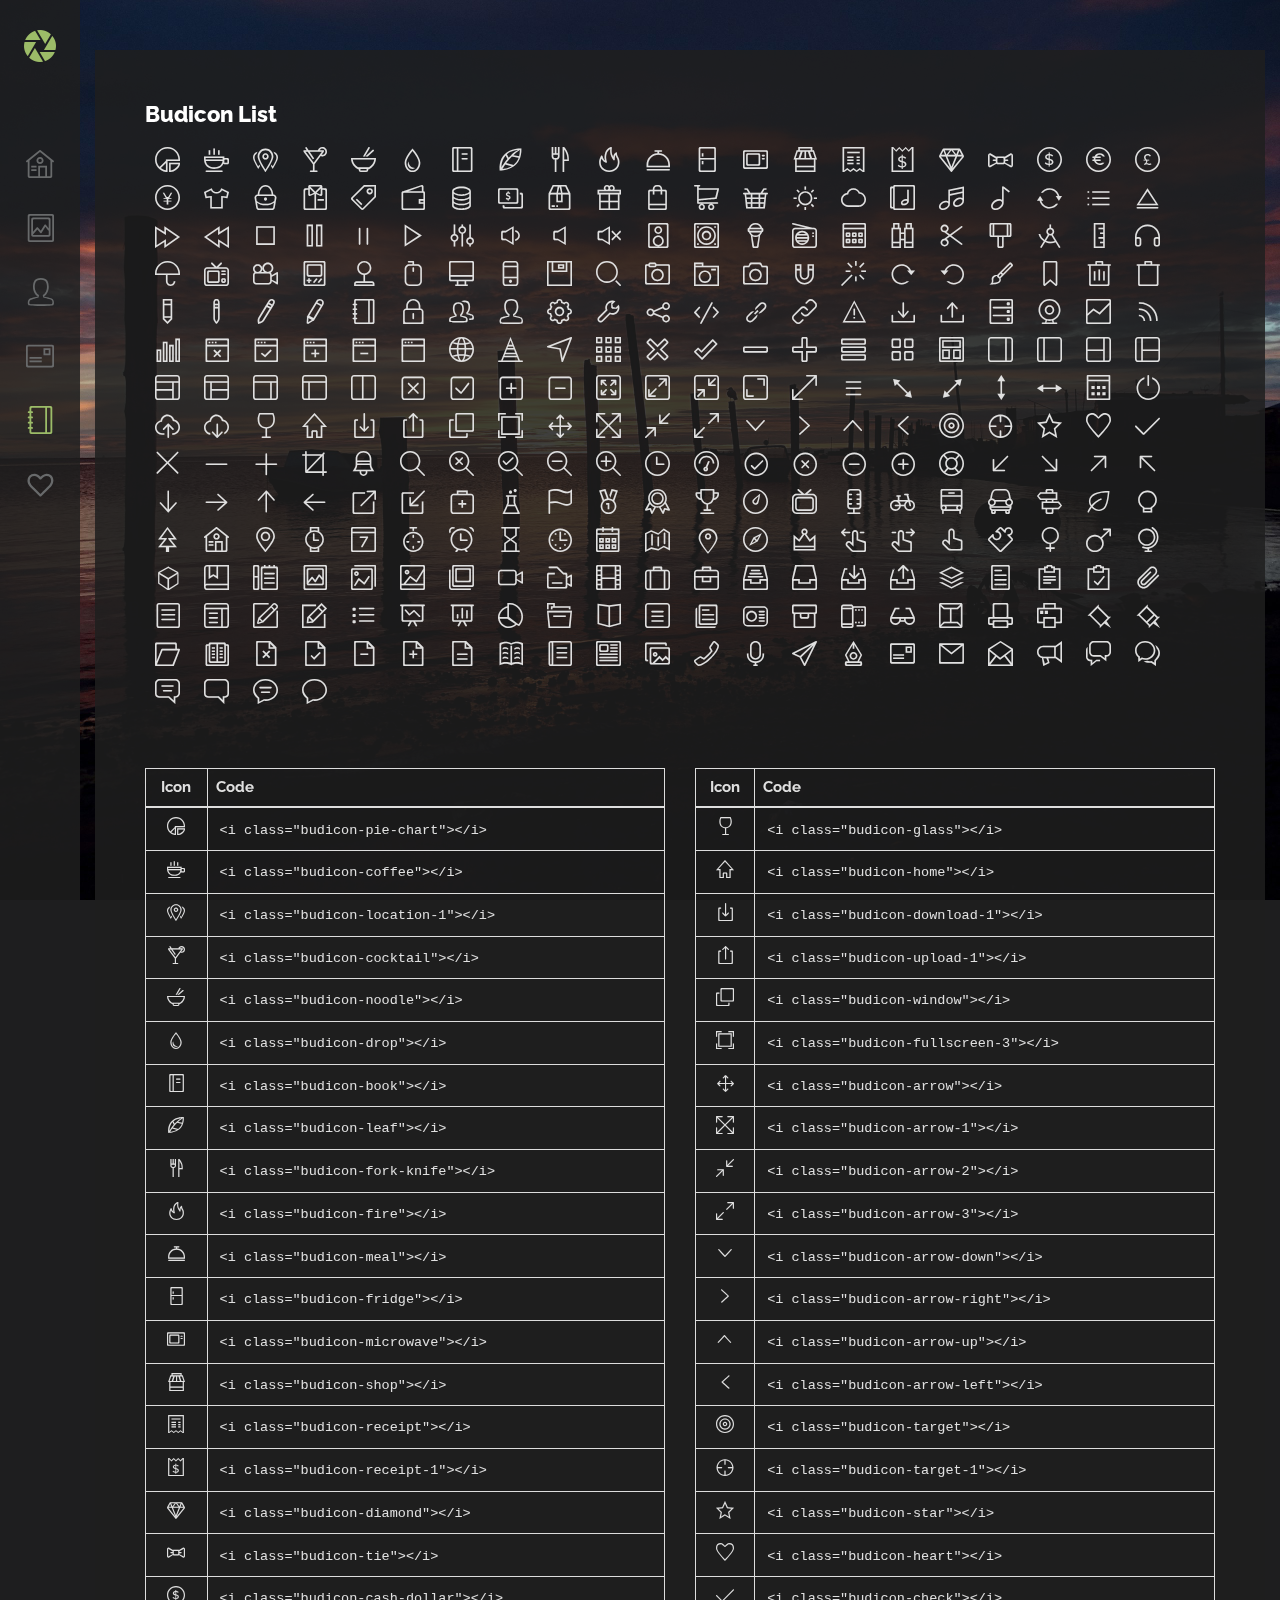
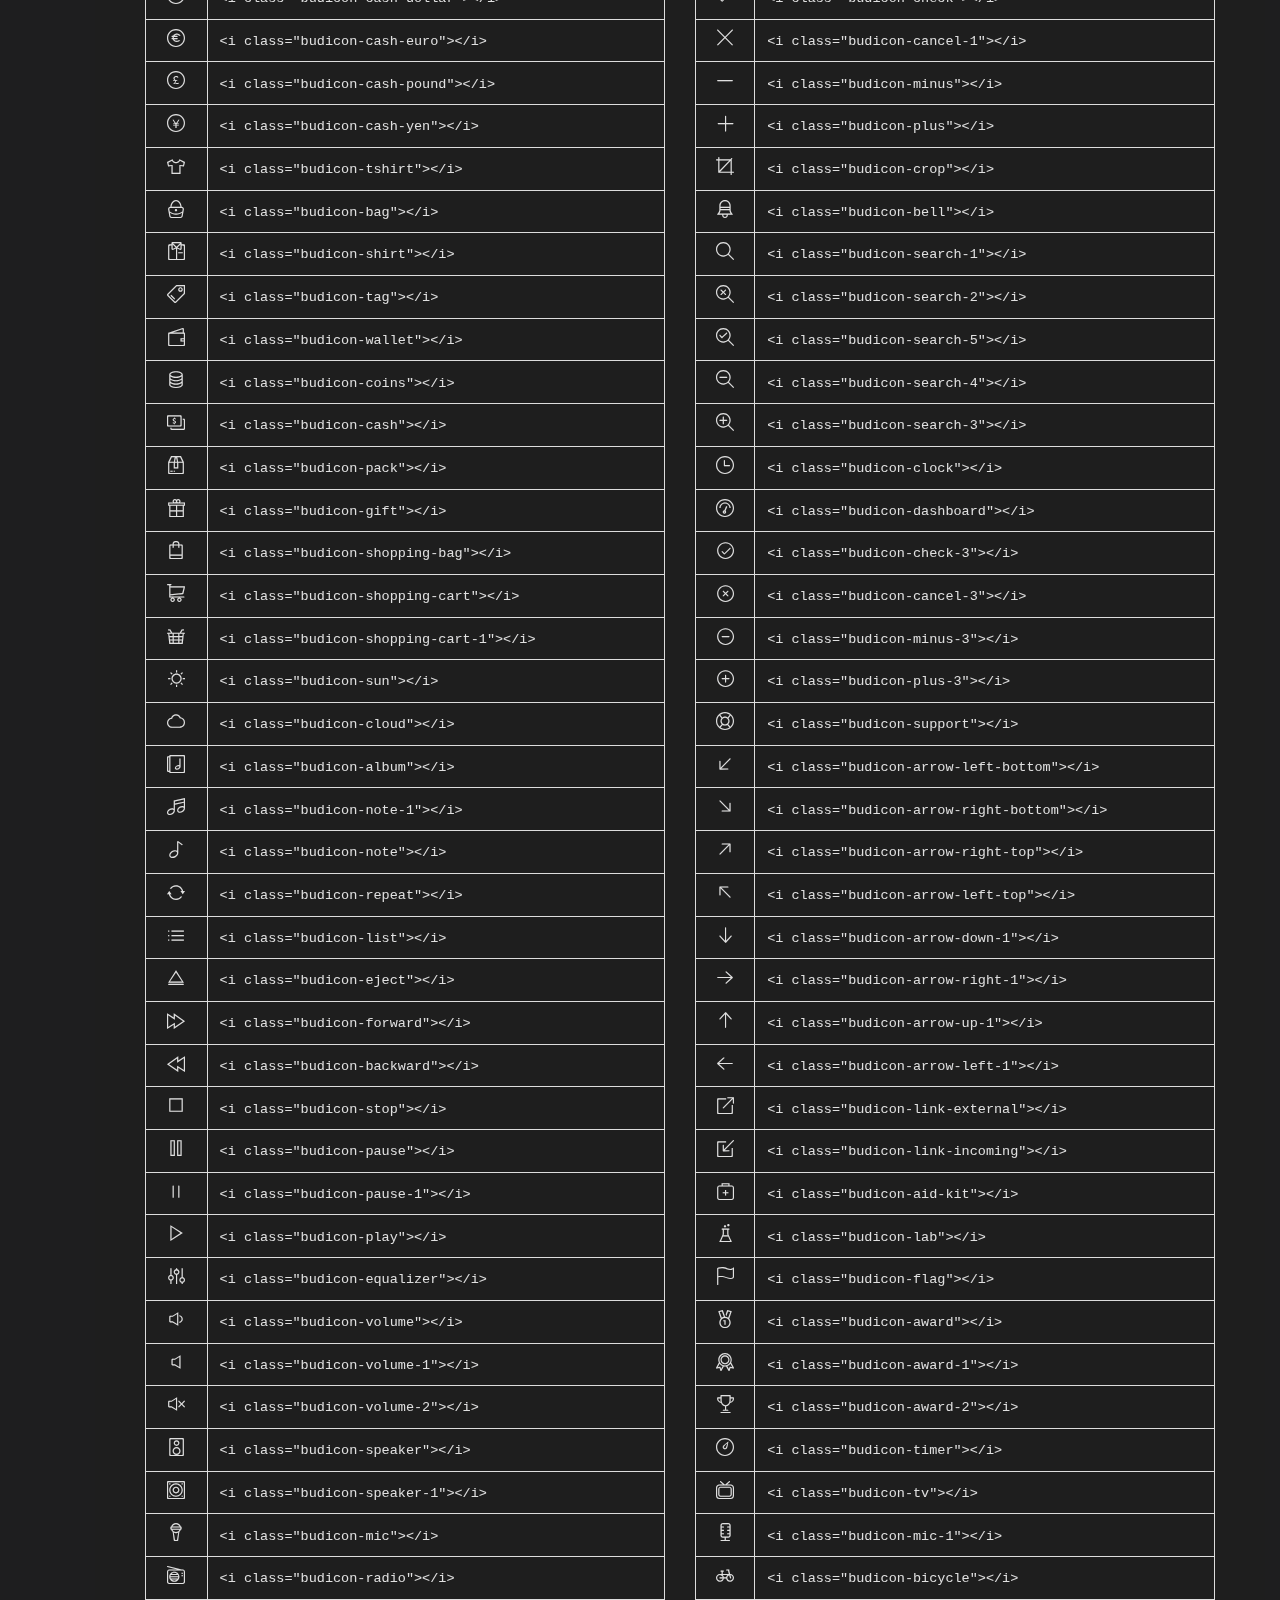
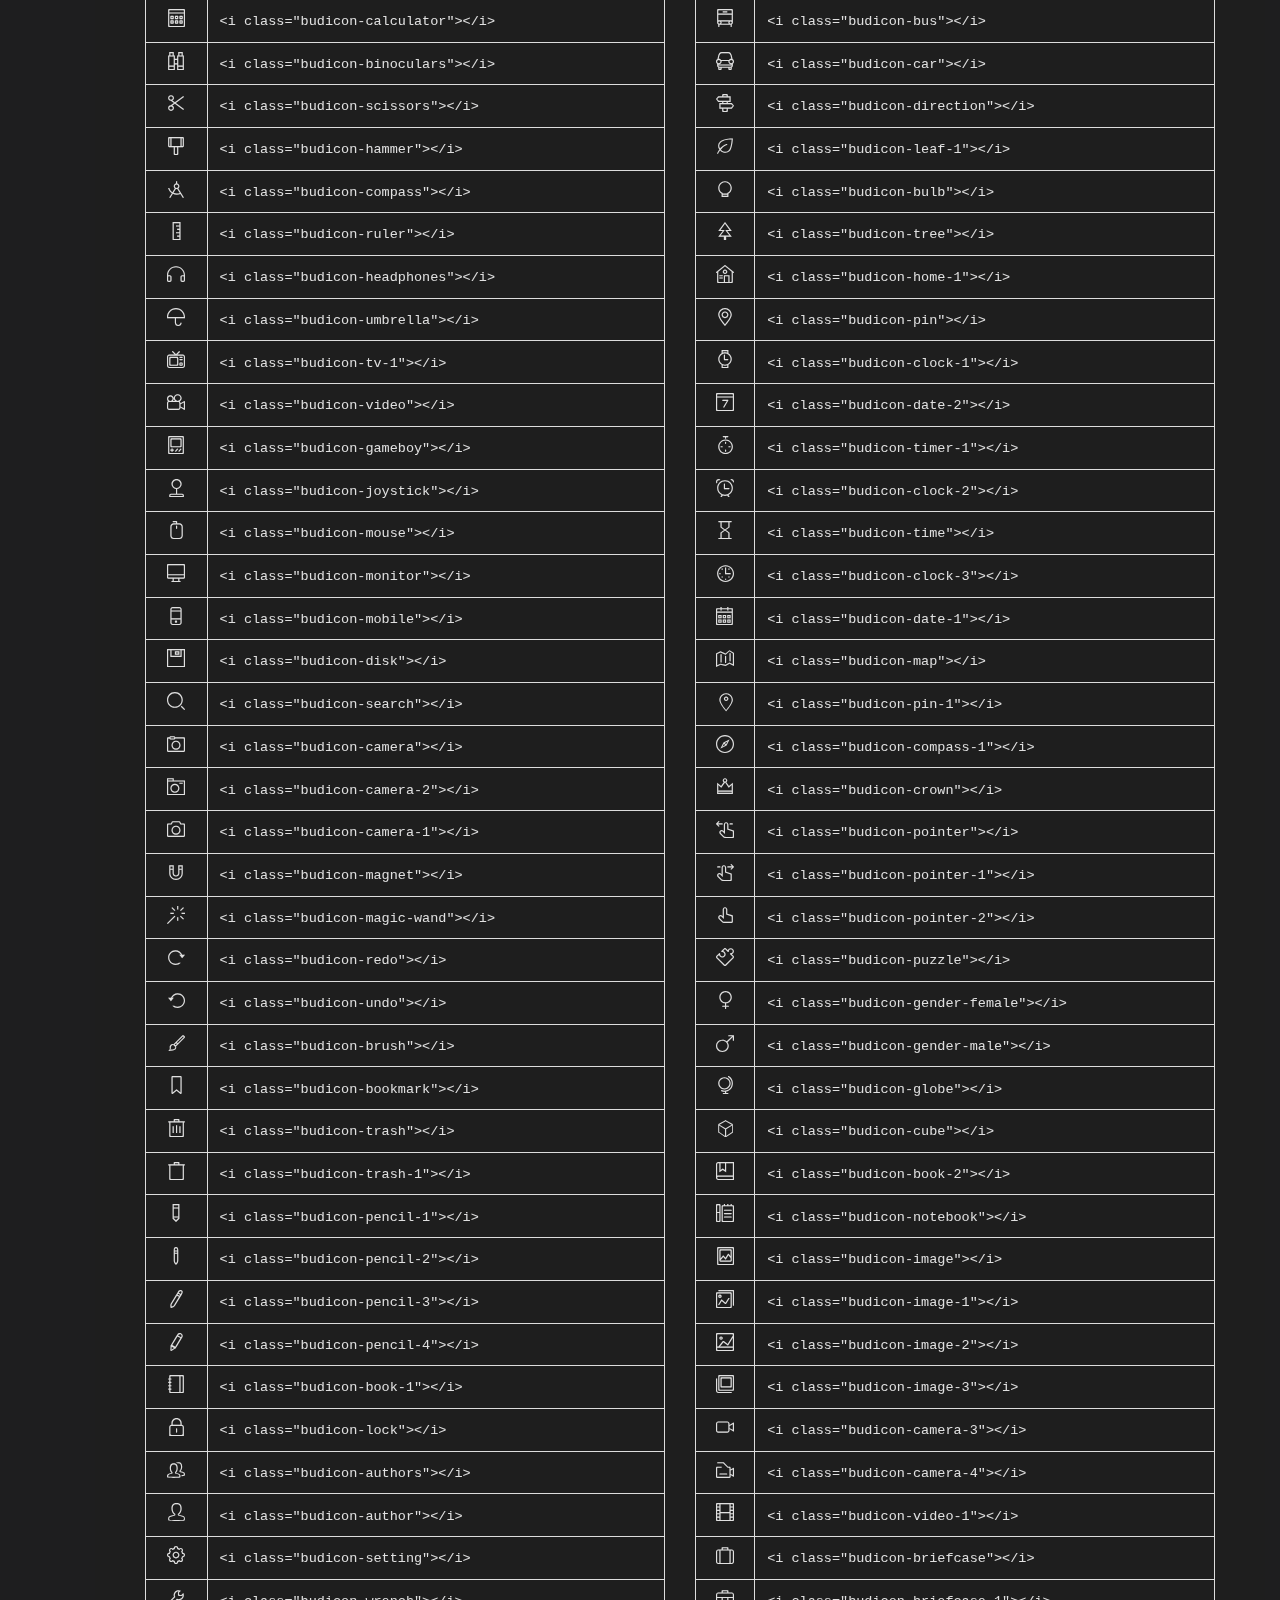
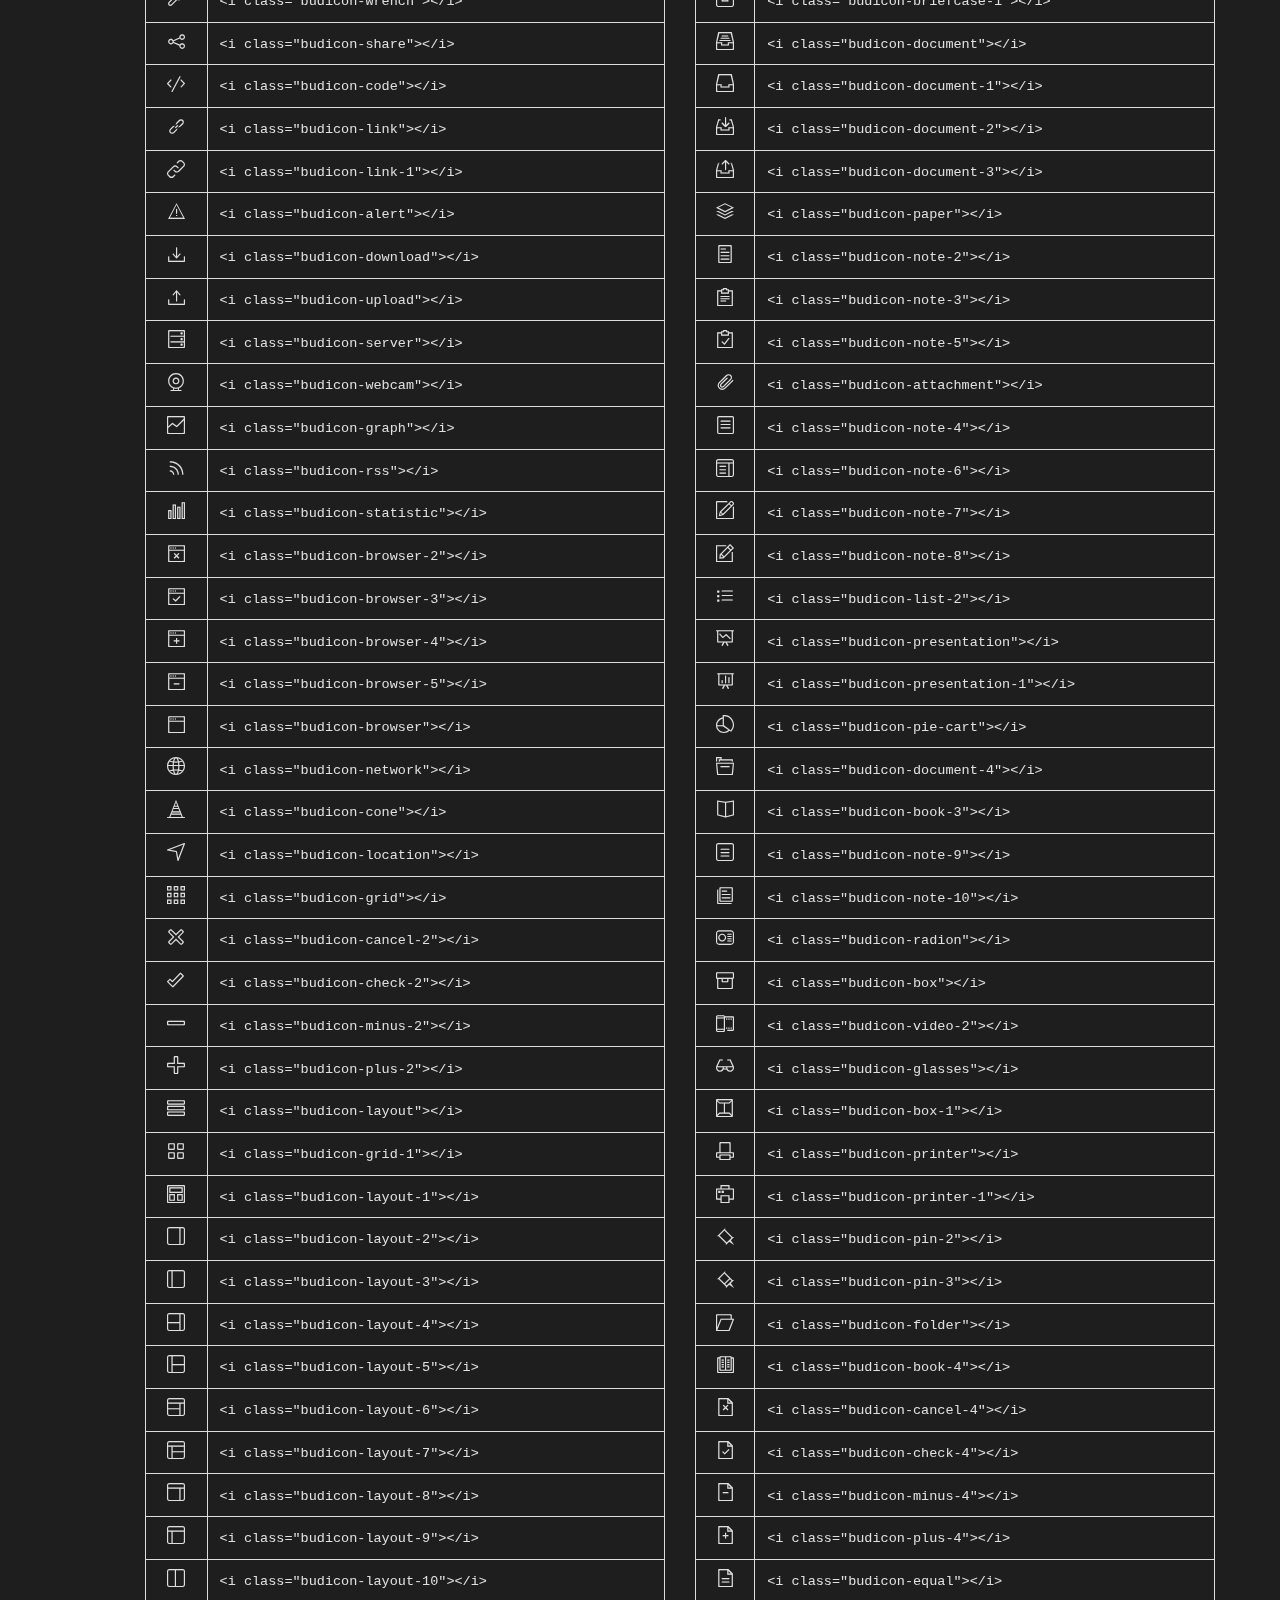
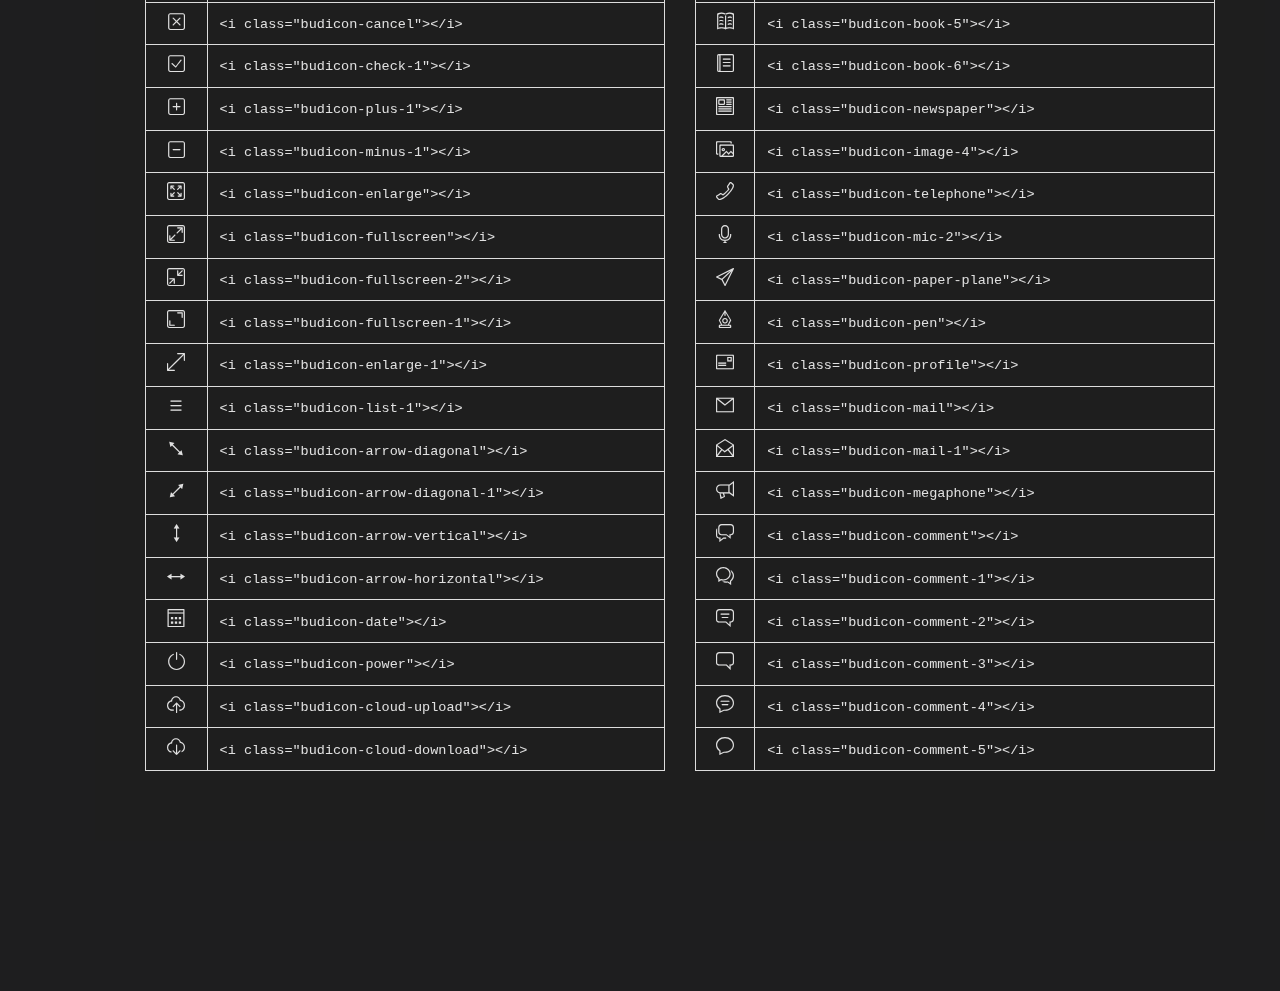
<file: icon-budicon.html>
<!DOCTYPE html>
<html lang="en">
<head>
<meta charset="utf-8">
<meta name="viewport" content="width=device-width, initial-scale=1.0">
<meta name="description" content="">
<meta name="author" content="">
<link rel="shortcut icon" href="style/images/favicon.png">
<title>Уголок вдохновения</title>
<!-- Bootstrap core CSS -->
<link href="style/css/bootstrap.min.css" rel="stylesheet">
<link href="style/css/plugins.css" rel="stylesheet">
<link href="style/css/prettify.css" rel="stylesheet">
<link href="style.css" rel="stylesheet">
<link href="style/css/color/green.css" rel="stylesheet">
<link href='http://fonts.googleapis.com/css?family=Raleway:400,800,700,600,500,300' rel='stylesheet' type='text/css'>
<link href='http://fonts.googleapis.com/css?family=Libre+Baskerville:400,400italic' rel='stylesheet' type='text/css'>
<link href="style/type/fontello.css" rel="stylesheet">
<link href="style/type/budicons.css" rel="stylesheet">
<!-- HTML5 shim and Respond.js IE8 support of HTML5 elements and media queries -->
<!--[if lt IE 9]>
      <script src="style/js/html5shiv.js"></script>
      <script src="https://oss.maxcdn.com/libs/respond.js/1.3.0/respond.min.js"></script>
      <![endif]-->
</head>
<body class="full-layout">
<div id="preloader"><div id="status"><div class="spinner"></div></div></div>
<div class="body-wrapper">
  <nav class="navbar navbar-default" role="navigation">
    <div class="navbar-header"> <a class="btn responsive-menu" data-toggle="collapse" data-target=".navbar-collapse"><i></i></a>
      <div class="navbar-brand text-center"> <a href="index.html"><img src="style/images/logo.png" alt="" data-src="style/images/logo.png" data-ret="style/images/logo@2x.png" class="retina" /></a> </div>
      <!-- /.navbar-brand --> 
    </div>
    <!-- /.navbar-header -->
    <div class="collapse navbar-collapse">
      <ul class="nav navbar-nav">
        <li><a href="./#home" class="hint--right" data-hint="Главная"><i class="budicon-home-1"></i><span>Главная</span></a></li>
        <li><a href="./#portfolio" class="hint--right" data-hint="Фотографии"><i class="budicon-image"></i><span>Фотографии</span></a></li>
        <li><a href="./#about" class="hint--right" data-hint="О себе"><i class="budicon-author"></i><span>О себе</span></a></li>
        <li><a href="./#contact" class="hint--right" data-hint="Контакты"><i class="budicon-profile"></i><span>Контакты</span></a></li>
        <li class="current"><a href="./blog.html" class="hint--right" data-hint="Блог"><i class="budicon-book-1"></i><span>Блог</span></a></li>
        <li><a href="#elsewhere" class="hint--right fancybox-inline" data-hint="Социальные сети" data-fancybox-width="325" data-fancybox-height="220"><i class="icon-heart-empty-1"></i><span>Социальные сети</span></a></li>
      </ul>
      <!-- /.navbar-nav --> 
    </div>
    <!-- /.navbar-collapse -->
    <div id="elsewhere" style="display:none;">
      <h1>Me, Elsewhere</h1>
      <div class="divide20"></div>
      <ul class="social">
        <li><a href="#"><i class="icon-s-twitter"></i></a></li>
        <li><a href="#"><i class="icon-s-facebook"></i></a></li>
        <li><a href="#"><i class="icon-s-instagram"></i></a></li>
        <li><a href="#"><i class="icon-s-flickr"></i></a></li>
        <li><a href="#"><i class="icon-s-pinterest"></i></a></li>
        <li><a href="#"><i class="icon-s-linkedin"></i></a></li>
      </ul>
    </div>
    <!-- /#elsewhere --> 
  </nav>
  <!-- /.navbar -->
  
  <div class="page">
  <div class="container">
    <section>
    <div class="box">
	  <h3 class="section-title">Budicon List</h3>  
      <ul class="font-icons">
        <li><i class="budicon-pie-chart"></i></li>
        <li><i class="budicon-coffee"></i></li>
        <li><i class="budicon-location-1"></i></li>
        <li><i class="budicon-cocktail"></i></li>
        <li><i class="budicon-noodle"></i></li>
        <li><i class="budicon-drop"></i></li>
        <li><i class="budicon-book"></i></li>
        <li><i class="budicon-leaf"></i></li>
        <li><i class="budicon-fork-knife"></i></li>
        <li><i class="budicon-fire"></i></li>
        <li><i class="budicon-meal"></i></li>
        <li><i class="budicon-fridge"></i></li>
        <li><i class="budicon-microwave"></i></li>
        <li><i class="budicon-shop"></i></li>
        <li><i class="budicon-receipt"></i></li>
        <li><i class="budicon-receipt-1"></i></li>
        <li><i class="budicon-diamond"></i></li>
        <li><i class="budicon-tie"></i></li>
        <li><i class="budicon-cash-dollar"></i></li>
        <li><i class="budicon-cash-euro"></i></li>
        <li><i class="budicon-cash-pound"></i></li>
        <li><i class="budicon-cash-yen"></i></li>
        <li><i class="budicon-tshirt"></i></li>
        <li><i class="budicon-bag"></i></li>
        <li><i class="budicon-shirt"></i></li>
        <li><i class="budicon-tag"></i></li>
        <li><i class="budicon-wallet"></i></li>
        <li><i class="budicon-coins"></i></li>
        <li><i class="budicon-cash"></i></li>
        <li><i class="budicon-pack"></i></li>
        <li><i class="budicon-gift"></i></li>
        <li><i class="budicon-shopping-bag"></i></li>
        <li><i class="budicon-shopping-cart"></i></li>
        <li><i class="budicon-shopping-cart-1"></i></li>
        <li><i class="budicon-sun"></i></li>
        <li><i class="budicon-cloud"></i></li>
        <li><i class="budicon-album"></i></li>
        <li><i class="budicon-note-1"></i></li>
        <li><i class="budicon-note"></i></li>
        <li><i class="budicon-repeat"></i></li>
        <li><i class="budicon-list"></i></li>
        <li><i class="budicon-eject"></i></li>
        <li><i class="budicon-forward"></i></li>
        <li><i class="budicon-backward"></i></li>
        <li><i class="budicon-stop"></i></li>
        <li><i class="budicon-pause"></i></li>
        <li><i class="budicon-pause-1"></i></li>
        <li><i class="budicon-play"></i></li>
        <li><i class="budicon-equalizer"></i></li>
        <li><i class="budicon-volume"></i></li>
        <li><i class="budicon-volume-1"></i></li>
        <li><i class="budicon-volume-2"></i></li>
        <li><i class="budicon-speaker"></i></li>
        <li><i class="budicon-speaker-1"></i></li>
        <li><i class="budicon-mic"></i></li>
        <li><i class="budicon-radio"></i></li>
        <li><i class="budicon-calculator"></i></li>
        <li><i class="budicon-binoculars"></i></li>
        <li><i class="budicon-scissors"></i></li>
        <li><i class="budicon-hammer"></i></li>
        <li><i class="budicon-compass"></i></li>
        <li><i class="budicon-ruler"></i></li>
        <li><i class="budicon-headphones"></i></li>
        <li><i class="budicon-umbrella"></i></li>
        <li><i class="budicon-tv-1"></i></li>
        <li><i class="budicon-video"></i></li>
        <li><i class="budicon-gameboy"></i></li>
        <li><i class="budicon-joystick"></i></li>
        <li><i class="budicon-mouse"></i></li>
        <li><i class="budicon-monitor"></i></li>
        <li><i class="budicon-mobile"></i></li>
        <li><i class="budicon-disk"></i></li>
        <li><i class="budicon-search"></i></li>
        <li><i class="budicon-camera"></i></li>
        <li><i class="budicon-camera-2"></i></li>
        <li><i class="budicon-camera-1"></i></li>
        <li><i class="budicon-magnet"></i></li>
        <li><i class="budicon-magic-wand"></i></li>
        <li><i class="budicon-redo"></i></li>
        <li><i class="budicon-undo"></i></li>
        <li><i class="budicon-brush"></i></li>
        <li><i class="budicon-bookmark"></i></li>
        <li><i class="budicon-trash"></i></li>
        <li><i class="budicon-trash-1"></i></li>
        <li><i class="budicon-pencil-1"></i></li>
        <li><i class="budicon-pencil-2"></i></li>
        <li><i class="budicon-pencil-3"></i></li>
        <li><i class="budicon-pencil-4"></i></li>
        <li><i class="budicon-book-1"></i></li>
        <li><i class="budicon-lock"></i></li>
        <li><i class="budicon-authors"></i></li>
        <li><i class="budicon-author"></i></li>
        <li><i class="budicon-setting"></i></li>
        <li><i class="budicon-wrench"></i></li>
        <li><i class="budicon-share"></i></li>
        <li><i class="budicon-code"></i></li>
        <li><i class="budicon-link"></i></li>
        <li><i class="budicon-link-1"></i></li>
        <li><i class="budicon-alert"></i></li>
        <li><i class="budicon-download"></i></li>
        <li><i class="budicon-upload"></i></li>
        <li><i class="budicon-server"></i></li>
        <li><i class="budicon-webcam"></i></li>
        <li><i class="budicon-graph"></i></li>
        <li><i class="budicon-rss"></i></li>
        <li><i class="budicon-statistic"></i></li>
        <li><i class="budicon-browser-2"></i></li>
        <li><i class="budicon-browser-3"></i></li>
        <li><i class="budicon-browser-4"></i></li>
        <li><i class="budicon-browser-5"></i></li>
        <li><i class="budicon-browser"></i></li>
        <li><i class="budicon-network"></i></li>
        <li><i class="budicon-cone"></i></li>
        <li><i class="budicon-location"></i></li>
        <li><i class="budicon-grid"></i></li>
        <li><i class="budicon-cancel-2"></i></li>
        <li><i class="budicon-check-2"></i></li>
        <li><i class="budicon-minus-2"></i></li>
        <li><i class="budicon-plus-2"></i></li>
        <li><i class="budicon-layout"></i></li>
        <li><i class="budicon-grid-1"></i></li>
        <li><i class="budicon-layout-1"></i></li>
        <li><i class="budicon-layout-2"></i></li>
        <li><i class="budicon-layout-3"></i></li>
        <li><i class="budicon-layout-4"></i></li>
        <li><i class="budicon-layout-5"></i></li>
        <li><i class="budicon-layout-6"></i></li>
        <li><i class="budicon-layout-7"></i></li>
        <li><i class="budicon-layout-8"></i></li>
        <li><i class="budicon-layout-9"></i></li>
        <li><i class="budicon-layout-10"></i></li>
        <li><i class="budicon-cancel"></i></li>
        <li><i class="budicon-check-1"></i></li>
        <li><i class="budicon-plus-1"></i></li>
        <li><i class="budicon-minus-1"></i></li>
        <li><i class="budicon-enlarge"></i></li>
        <li><i class="budicon-fullscreen"></i></li>
        <li><i class="budicon-fullscreen-2"></i></li>
        <li><i class="budicon-fullscreen-1"></i></li>
        <li><i class="budicon-enlarge-1"></i></li>
        <li><i class="budicon-list-1"></i></li>
        <li><i class="budicon-arrow-diagonal"></i></li>
        <li><i class="budicon-arrow-diagonal-1"></i></li>
        <li><i class="budicon-arrow-vertical"></i></li>
        <li><i class="budicon-arrow-horizontal"></i></li>
        <li><i class="budicon-date"></i></li>
        <li><i class="budicon-power"></i></li>
        <li><i class="budicon-cloud-upload"></i></li>
        <li><i class="budicon-cloud-download"></i></li>
        <li><i class="budicon-glass"></i></li>
        <li><i class="budicon-home"></i></li>
        <li><i class="budicon-download-1"></i></li>
        <li><i class="budicon-upload-1"></i></li>
        <li><i class="budicon-window"></i></li>
        <li><i class="budicon-fullscreen-3"></i></li>
        <li><i class="budicon-arrow"></i></li>
        <li><i class="budicon-arrow-1"></i></li>
        <li><i class="budicon-arrow-2"></i></li>
        <li><i class="budicon-arrow-3"></i></li>
        <li><i class="budicon-arrow-down"></i></li>
        <li><i class="budicon-arrow-right"></i></li>
        <li><i class="budicon-arrow-up"></i></li>
        <li><i class="budicon-arrow-left"></i></li>
        <li><i class="budicon-target"></i></li>
        <li><i class="budicon-target-1"></i></li>
        <li><i class="budicon-star"></i></li>
        <li><i class="budicon-heart"></i></li>
        <li><i class="budicon-check"></i></li>
        <li><i class="budicon-cancel-1"></i></li>
        <li><i class="budicon-minus"></i></li>
        <li><i class="budicon-plus"></i></li>
        <li><i class="budicon-crop"></i></li>
        <li><i class="budicon-bell"></i></li>
        <li><i class="budicon-search-1"></i></li>
        <li><i class="budicon-search-2"></i></li>
        <li><i class="budicon-search-5"></i></li>
        <li><i class="budicon-search-4"></i></li>
        <li><i class="budicon-search-3"></i></li>
        <li><i class="budicon-clock"></i></li>
        <li><i class="budicon-dashboard"></i></li>
        <li><i class="budicon-check-3"></i></li>
        <li><i class="budicon-cancel-3"></i></li>
        <li><i class="budicon-minus-3"></i></li>
        <li><i class="budicon-plus-3"></i></li>
        <li><i class="budicon-support"></i></li>
        <li><i class="budicon-arrow-left-bottom"></i></li>
        <li><i class="budicon-arrow-right-bottom"></i></li>
        <li><i class="budicon-arrow-right-top"></i></li>
        <li><i class="budicon-arrow-left-top"></i></li>
        <li><i class="budicon-arrow-down-1"></i></li>
        <li><i class="budicon-arrow-right-1"></i></li>
        <li><i class="budicon-arrow-up-1"></i></li>
        <li><i class="budicon-arrow-left-1"></i></li>
        <li><i class="budicon-link-external"></i></li>
        <li><i class="budicon-link-incoming"></i></li>
        <li><i class="budicon-aid-kit"></i></li>
        <li><i class="budicon-lab"></i></li>
        <li><i class="budicon-flag"></i></li>
        <li><i class="budicon-award"></i></li>
        <li><i class="budicon-award-1"></i></li>
        <li><i class="budicon-award-2"></i></li>
        <li><i class="budicon-timer"></i></li>
        <li><i class="budicon-tv"></i></li>
        <li><i class="budicon-mic-1"></i></li>
        <li><i class="budicon-bicycle"></i></li>
        <li><i class="budicon-bus"></i></li>
        <li><i class="budicon-car"></i></li>
        <li><i class="budicon-direction"></i></li>
        <li><i class="budicon-leaf-1"></i></li>
        <li><i class="budicon-bulb"></i></li>
        <li><i class="budicon-tree"></i></li>
        <li><i class="budicon-home-1"></i></li>
        <li><i class="budicon-pin"></i></li>
        <li><i class="budicon-clock-1"></i></li>
        <li><i class="budicon-date-2"></i></li>
        <li><i class="budicon-timer-1"></i></li>
        <li><i class="budicon-clock-2"></i></li>
        <li><i class="budicon-time"></i></li>
        <li><i class="budicon-clock-3"></i></li>
        <li><i class="budicon-date-1"></i></li>
        <li><i class="budicon-map"></i></li>
        <li><i class="budicon-pin-1"></i></li>
        <li><i class="budicon-compass-1"></i></li>
        <li><i class="budicon-crown"></i></li>
        <li><i class="budicon-pointer"></i></li>
        <li><i class="budicon-pointer-1"></i></li>
        <li><i class="budicon-pointer-2"></i></li>
        <li><i class="budicon-puzzle"></i></li>
        <li><i class="budicon-gender-female"></i></li>
        <li><i class="budicon-gender-male"></i></li>
        <li><i class="budicon-globe"></i></li>
        <li><i class="budicon-cube"></i></li>
        <li><i class="budicon-book-2"></i></li>
        <li><i class="budicon-notebook"></i></li>
        <li><i class="budicon-image"></i></li>
        <li><i class="budicon-image-1"></i></li>
        <li><i class="budicon-image-2"></i></li>
        <li><i class="budicon-image-3"></i></li>
        <li><i class="budicon-camera-3"></i></li>
        <li><i class="budicon-camera-4"></i></li>
        <li><i class="budicon-video-1"></i></li>
        <li><i class="budicon-briefcase"></i></li>
        <li><i class="budicon-briefcase-1"></i></li>
        <li><i class="budicon-document"></i></li>
        <li><i class="budicon-document-1"></i></li>
        <li><i class="budicon-document-2"></i></li>
        <li><i class="budicon-document-3"></i></li>
        <li><i class="budicon-paper"></i></li>
        <li><i class="budicon-note-2"></i></li>
        <li><i class="budicon-note-3"></i></li>
        <li><i class="budicon-note-5"></i></li>
        <li><i class="budicon-attachment"></i></li>
        <li><i class="budicon-note-4"></i></li>
        <li><i class="budicon-note-6"></i></li>
        <li><i class="budicon-note-7"></i></li>
        <li><i class="budicon-note-8"></i></li>
        <li><i class="budicon-list-2"></i></li>
        <li><i class="budicon-presentation"></i></li>
        <li><i class="budicon-presentation-1"></i></li>
        <li><i class="budicon-pie-cart"></i></li>
        <li><i class="budicon-document-4"></i></li>
        <li><i class="budicon-book-3"></i></li>
        <li><i class="budicon-note-9"></i></li>
        <li><i class="budicon-note-10"></i></li>
        <li><i class="budicon-radion"></i></li>
        <li><i class="budicon-box"></i></li>
        <li><i class="budicon-video-2"></i></li>
        <li><i class="budicon-glasses"></i></li>
        <li><i class="budicon-box-1"></i></li>
        <li><i class="budicon-printer"></i></li>
        <li><i class="budicon-printer-1"></i></li>
        <li><i class="budicon-pin-2"></i></li>
        <li><i class="budicon-pin-3"></i></li>
        <li><i class="budicon-folder"></i></li>
        <li><i class="budicon-book-4"></i></li>
        <li><i class="budicon-cancel-4"></i></li>
        <li><i class="budicon-check-4"></i></li>
        <li><i class="budicon-minus-4"></i></li>
        <li><i class="budicon-plus-4"></i></li>
        <li><i class="budicon-equal"></i></li>
        <li><i class="budicon-book-5"></i></li>
        <li><i class="budicon-book-6"></i></li>
        <li><i class="budicon-newspaper"></i></li>
        <li><i class="budicon-image-4"></i></li>
        <li><i class="budicon-telephone"></i></li>
        <li><i class="budicon-mic-2"></i></li>
        <li><i class="budicon-paper-plane"></i></li>
        <li><i class="budicon-pen"></i></li>
        <li><i class="budicon-profile"></i></li>
        <li><i class="budicon-mail"></i></li>
        <li><i class="budicon-mail-1"></i></li>
        <li><i class="budicon-megaphone"></i></li>
        <li><i class="budicon-comment"></i></li>
        <li><i class="budicon-comment-1"></i></li>
        <li><i class="budicon-comment-2"></i></li>
        <li><i class="budicon-comment-3"></i></li>
        <li><i class="budicon-comment-4"></i></li>
        <li><i class="budicon-comment-5"></i></li>
      </ul>
      <div class="divide50"></div>
      <div class="row retina-icons-code">
        <div class="col-sm-6">
          <table class="table table-bordered table-striped">
            <colgroup>
            <col class="span1">
            <col class="span5">
            </colgroup>
            <thead>
              <tr>
                <th>Icon</th>
                <th>Code</th>
              </tr>
            </thead>
            <tbody>
              <tr>
                <td><i class="budicon-pie-chart"></i></td>
                <td><code>&lt;i class="budicon-pie-chart"&gt;&lt;/i&gt;</code></td>
              </tr>
              <tr>
                <td><i class="budicon-coffee"></i></td>
                <td><code>&lt;i class="budicon-coffee"&gt;&lt;/i&gt;</code></td>
              </tr>
              <tr>
                <td><i class="budicon-location-1"></i></td>
                <td><code>&lt;i class="budicon-location-1"&gt;&lt;/i&gt;</code></td>
              </tr>
              <tr>
                <td><i class="budicon-cocktail"></i></td>
                <td><code>&lt;i class="budicon-cocktail"&gt;&lt;/i&gt;</code></td>
              </tr>
              <tr>
                <td><i class="budicon-noodle"></i></td>
                <td><code>&lt;i class="budicon-noodle"&gt;&lt;/i&gt;</code></td>
              </tr>
              <tr>
                <td><i class="budicon-drop"></i></td>
                <td><code>&lt;i class="budicon-drop"&gt;&lt;/i&gt;</code></td>
              </tr>
              <tr>
                <td><i class="budicon-book"></i></td>
                <td><code>&lt;i class="budicon-book"&gt;&lt;/i&gt;</code></td>
              </tr>
              <tr>
                <td><i class="budicon-leaf"></i></td>
                <td><code>&lt;i class="budicon-leaf"&gt;&lt;/i&gt;</code></td>
              </tr>
              <tr>
                <td><i class="budicon-fork-knife"></i></td>
                <td><code>&lt;i class="budicon-fork-knife"&gt;&lt;/i&gt;</code></td>
              </tr>
              <tr>
                <td><i class="budicon-fire"></i></td>
                <td><code>&lt;i class="budicon-fire"&gt;&lt;/i&gt;</code></td>
              </tr>
              <tr>
                <td><i class="budicon-meal"></i></td>
                <td><code>&lt;i class="budicon-meal"&gt;&lt;/i&gt;</code></td>
              </tr>
              <tr>
                <td><i class="budicon-fridge"></i></td>
                <td><code>&lt;i class="budicon-fridge"&gt;&lt;/i&gt;</code></td>
              </tr>
              <tr>
                <td><i class="budicon-microwave"></i></td>
                <td><code>&lt;i class="budicon-microwave"&gt;&lt;/i&gt;</code></td>
              </tr>
              <tr>
                <td><i class="budicon-shop"></i></td>
                <td><code>&lt;i class="budicon-shop"&gt;&lt;/i&gt;</code></td>
              </tr>
              <tr>
                <td><i class="budicon-receipt"></i></td>
                <td><code>&lt;i class="budicon-receipt"&gt;&lt;/i&gt;</code></td>
              </tr>
              <tr>
                <td><i class="budicon-receipt-1"></i></td>
                <td><code>&lt;i class="budicon-receipt-1"&gt;&lt;/i&gt;</code></td>
              </tr>
              <tr>
                <td><i class="budicon-diamond"></i></td>
                <td><code>&lt;i class="budicon-diamond"&gt;&lt;/i&gt;</code></td>
              </tr>
              <tr>
                <td><i class="budicon-tie"></i></td>
                <td><code>&lt;i class="budicon-tie"&gt;&lt;/i&gt;</code></td>
              </tr>
              <tr>
                <td><i class="budicon-cash-dollar"></i></td>
                <td><code>&lt;i class="budicon-cash-dollar"&gt;&lt;/i&gt;</code></td>
              </tr>
              <tr>
                <td><i class="budicon-cash-euro"></i></td>
                <td><code>&lt;i class="budicon-cash-euro"&gt;&lt;/i&gt;</code></td>
              </tr>
              <tr>
                <td><i class="budicon-cash-pound"></i></td>
                <td><code>&lt;i class="budicon-cash-pound"&gt;&lt;/i&gt;</code></td>
              </tr>
              <tr>
                <td><i class="budicon-cash-yen"></i></td>
                <td><code>&lt;i class="budicon-cash-yen"&gt;&lt;/i&gt;</code></td>
              </tr>
              <tr>
                <td><i class="budicon-tshirt"></i></td>
                <td><code>&lt;i class="budicon-tshirt"&gt;&lt;/i&gt;</code></td>
              </tr>
              <tr>
                <td><i class="budicon-bag"></i></td>
                <td><code>&lt;i class="budicon-bag"&gt;&lt;/i&gt;</code></td>
              </tr>
              <tr>
                <td><i class="budicon-shirt"></i></td>
                <td><code>&lt;i class="budicon-shirt"&gt;&lt;/i&gt;</code></td>
              </tr>
              <tr>
                <td><i class="budicon-tag"></i></td>
                <td><code>&lt;i class="budicon-tag"&gt;&lt;/i&gt;</code></td>
              </tr>
              <tr>
                <td><i class="budicon-wallet"></i></td>
                <td><code>&lt;i class="budicon-wallet"&gt;&lt;/i&gt;</code></td>
              </tr>
              <tr>
                <td><i class="budicon-coins"></i></td>
                <td><code>&lt;i class="budicon-coins"&gt;&lt;/i&gt;</code></td>
              </tr>
              <tr>
                <td><i class="budicon-cash"></i></td>
                <td><code>&lt;i class="budicon-cash"&gt;&lt;/i&gt;</code></td>
              </tr>
              <tr>
                <td><i class="budicon-pack"></i></td>
                <td><code>&lt;i class="budicon-pack"&gt;&lt;/i&gt;</code></td>
              </tr>
              <tr>
                <td><i class="budicon-gift"></i></td>
                <td><code>&lt;i class="budicon-gift"&gt;&lt;/i&gt;</code></td>
              </tr>
              <tr>
                <td><i class="budicon-shopping-bag"></i></td>
                <td><code>&lt;i class="budicon-shopping-bag"&gt;&lt;/i&gt;</code></td>
              </tr>
              <tr>
                <td><i class="budicon-shopping-cart"></i></td>
                <td><code>&lt;i class="budicon-shopping-cart"&gt;&lt;/i&gt;</code></td>
              </tr>
              <tr>
                <td><i class="budicon-shopping-cart-1"></i></td>
                <td><code>&lt;i class="budicon-shopping-cart-1"&gt;&lt;/i&gt;</code></td>
              </tr>
              <tr>
                <td><i class="budicon-sun"></i></td>
                <td><code>&lt;i class="budicon-sun"&gt;&lt;/i&gt;</code></td>
              </tr>
              <tr>
                <td><i class="budicon-cloud"></i></td>
                <td><code>&lt;i class="budicon-cloud"&gt;&lt;/i&gt;</code></td>
              </tr>
              <tr>
                <td><i class="budicon-album"></i></td>
                <td><code>&lt;i class="budicon-album"&gt;&lt;/i&gt;</code></td>
              </tr>
              <tr>
                <td><i class="budicon-note-1"></i></td>
                <td><code>&lt;i class="budicon-note-1"&gt;&lt;/i&gt;</code></td>
              </tr>
              <tr>
                <td><i class="budicon-note"></i></td>
                <td><code>&lt;i class="budicon-note"&gt;&lt;/i&gt;</code></td>
              </tr>
              <tr>
                <td><i class="budicon-repeat"></i></td>
                <td><code>&lt;i class="budicon-repeat"&gt;&lt;/i&gt;</code></td>
              </tr>
              <tr>
                <td><i class="budicon-list"></i></td>
                <td><code>&lt;i class="budicon-list"&gt;&lt;/i&gt;</code></td>
              </tr>
              <tr>
                <td><i class="budicon-eject"></i></td>
                <td><code>&lt;i class="budicon-eject"&gt;&lt;/i&gt;</code></td>
              </tr>
              <tr>
                <td><i class="budicon-forward"></i></td>
                <td><code>&lt;i class="budicon-forward"&gt;&lt;/i&gt;</code></td>
              </tr>
              <tr>
                <td><i class="budicon-backward"></i></td>
                <td><code>&lt;i class="budicon-backward"&gt;&lt;/i&gt;</code></td>
              </tr>
              <tr>
                <td><i class="budicon-stop"></i></td>
                <td><code>&lt;i class="budicon-stop"&gt;&lt;/i&gt;</code></td>
              </tr>
              <tr>
                <td><i class="budicon-pause"></i></td>
                <td><code>&lt;i class="budicon-pause"&gt;&lt;/i&gt;</code></td>
              </tr>
              <tr>
                <td><i class="budicon-pause-1"></i></td>
                <td><code>&lt;i class="budicon-pause-1"&gt;&lt;/i&gt;</code></td>
              </tr>
              <tr>
                <td><i class="budicon-play"></i></td>
                <td><code>&lt;i class="budicon-play"&gt;&lt;/i&gt;</code></td>
              </tr>
              <tr>
                <td><i class="budicon-equalizer"></i></td>
                <td><code>&lt;i class="budicon-equalizer"&gt;&lt;/i&gt;</code></td>
              </tr>
              <tr>
                <td><i class="budicon-volume"></i></td>
                <td><code>&lt;i class="budicon-volume"&gt;&lt;/i&gt;</code></td>
              </tr>
              <tr>
                <td><i class="budicon-volume-1"></i></td>
                <td><code>&lt;i class="budicon-volume-1"&gt;&lt;/i&gt;</code></td>
              </tr>
              <tr>
                <td><i class="budicon-volume-2"></i></td>
                <td><code>&lt;i class="budicon-volume-2"&gt;&lt;/i&gt;</code></td>
              </tr>
              <tr>
                <td><i class="budicon-speaker"></i></td>
                <td><code>&lt;i class="budicon-speaker"&gt;&lt;/i&gt;</code></td>
              </tr>
              <tr>
                <td><i class="budicon-speaker-1"></i></td>
                <td><code>&lt;i class="budicon-speaker-1"&gt;&lt;/i&gt;</code></td>
              </tr>
              <tr>
                <td><i class="budicon-mic"></i></td>
                <td><code>&lt;i class="budicon-mic"&gt;&lt;/i&gt;</code></td>
              </tr>
              <tr>
                <td><i class="budicon-radio"></i></td>
                <td><code>&lt;i class="budicon-radio"&gt;&lt;/i&gt;</code></td>
              </tr>
              <tr>
                <td><i class="budicon-calculator"></i></td>
                <td><code>&lt;i class="budicon-calculator"&gt;&lt;/i&gt;</code></td>
              </tr>
              <tr>
                <td><i class="budicon-binoculars"></i></td>
                <td><code>&lt;i class="budicon-binoculars"&gt;&lt;/i&gt;</code></td>
              </tr>
              <tr>
                <td><i class="budicon-scissors"></i></td>
                <td><code>&lt;i class="budicon-scissors"&gt;&lt;/i&gt;</code></td>
              </tr>
              <tr>
                <td><i class="budicon-hammer"></i></td>
                <td><code>&lt;i class="budicon-hammer"&gt;&lt;/i&gt;</code></td>
              </tr>
              <tr>
                <td><i class="budicon-compass"></i></td>
                <td><code>&lt;i class="budicon-compass"&gt;&lt;/i&gt;</code></td>
              </tr>
              <tr>
                <td><i class="budicon-ruler"></i></td>
                <td><code>&lt;i class="budicon-ruler"&gt;&lt;/i&gt;</code></td>
              </tr>
              <tr>
                <td><i class="budicon-headphones"></i></td>
                <td><code>&lt;i class="budicon-headphones"&gt;&lt;/i&gt;</code></td>
              </tr>
              <tr>
                <td><i class="budicon-umbrella"></i></td>
                <td><code>&lt;i class="budicon-umbrella"&gt;&lt;/i&gt;</code></td>
              </tr>
              <tr>
                <td><i class="budicon-tv-1"></i></td>
                <td><code>&lt;i class="budicon-tv-1"&gt;&lt;/i&gt;</code></td>
              </tr>
              <tr>
                <td><i class="budicon-video"></i></td>
                <td><code>&lt;i class="budicon-video"&gt;&lt;/i&gt;</code></td>
              </tr>
              <tr>
                <td><i class="budicon-gameboy"></i></td>
                <td><code>&lt;i class="budicon-gameboy"&gt;&lt;/i&gt;</code></td>
              </tr>
              <tr>
                <td><i class="budicon-joystick"></i></td>
                <td><code>&lt;i class="budicon-joystick"&gt;&lt;/i&gt;</code></td>
              </tr>
              <tr>
                <td><i class="budicon-mouse"></i></td>
                <td><code>&lt;i class="budicon-mouse"&gt;&lt;/i&gt;</code></td>
              </tr>
              <tr>
                <td><i class="budicon-monitor"></i></td>
                <td><code>&lt;i class="budicon-monitor"&gt;&lt;/i&gt;</code></td>
              </tr>
              <tr>
                <td><i class="budicon-mobile"></i></td>
                <td><code>&lt;i class="budicon-mobile"&gt;&lt;/i&gt;</code></td>
              </tr>
              <tr>
                <td><i class="budicon-disk"></i></td>
                <td><code>&lt;i class="budicon-disk"&gt;&lt;/i&gt;</code></td>
              </tr>
              <tr>
                <td><i class="budicon-search"></i></td>
                <td><code>&lt;i class="budicon-search"&gt;&lt;/i&gt;</code></td>
              </tr>
              <tr>
                <td><i class="budicon-camera"></i></td>
                <td><code>&lt;i class="budicon-camera"&gt;&lt;/i&gt;</code></td>
              </tr>
              <tr>
                <td><i class="budicon-camera-2"></i></td>
                <td><code>&lt;i class="budicon-camera-2"&gt;&lt;/i&gt;</code></td>
              </tr>
              <tr>
                <td><i class="budicon-camera-1"></i></td>
                <td><code>&lt;i class="budicon-camera-1"&gt;&lt;/i&gt;</code></td>
              </tr>
              <tr>
                <td><i class="budicon-magnet"></i></td>
                <td><code>&lt;i class="budicon-magnet"&gt;&lt;/i&gt;</code></td>
              </tr>
              <tr>
                <td><i class="budicon-magic-wand"></i></td>
                <td><code>&lt;i class="budicon-magic-wand"&gt;&lt;/i&gt;</code></td>
              </tr>
              <tr>
                <td><i class="budicon-redo"></i></td>
                <td><code>&lt;i class="budicon-redo"&gt;&lt;/i&gt;</code></td>
              </tr>
              <tr>
                <td><i class="budicon-undo"></i></td>
                <td><code>&lt;i class="budicon-undo"&gt;&lt;/i&gt;</code></td>
              </tr>
              <tr>
                <td><i class="budicon-brush"></i></td>
                <td><code>&lt;i class="budicon-brush"&gt;&lt;/i&gt;</code></td>
              </tr>
              <tr>
                <td><i class="budicon-bookmark"></i></td>
                <td><code>&lt;i class="budicon-bookmark"&gt;&lt;/i&gt;</code></td>
              </tr>
              <tr>
                <td><i class="budicon-trash"></i></td>
                <td><code>&lt;i class="budicon-trash"&gt;&lt;/i&gt;</code></td>
              </tr>
              <tr>
                <td><i class="budicon-trash-1"></i></td>
                <td><code>&lt;i class="budicon-trash-1"&gt;&lt;/i&gt;</code></td>
              </tr>
              <tr>
                <td><i class="budicon-pencil-1"></i></td>
                <td><code>&lt;i class="budicon-pencil-1"&gt;&lt;/i&gt;</code></td>
              </tr>
              <tr>
                <td><i class="budicon-pencil-2"></i></td>
                <td><code>&lt;i class="budicon-pencil-2"&gt;&lt;/i&gt;</code></td>
              </tr>
              <tr>
                <td><i class="budicon-pencil-3"></i></td>
                <td><code>&lt;i class="budicon-pencil-3"&gt;&lt;/i&gt;</code></td>
              </tr>
              <tr>
                <td><i class="budicon-pencil-4"></i></td>
                <td><code>&lt;i class="budicon-pencil-4"&gt;&lt;/i&gt;</code></td>
              </tr>
              <tr>
                <td><i class="budicon-book-1"></i></td>
                <td><code>&lt;i class="budicon-book-1"&gt;&lt;/i&gt;</code></td>
              </tr>
              <tr>
                <td><i class="budicon-lock"></i></td>
                <td><code>&lt;i class="budicon-lock"&gt;&lt;/i&gt;</code></td>
              </tr>
              <tr>
                <td><i class="budicon-authors"></i></td>
                <td><code>&lt;i class="budicon-authors"&gt;&lt;/i&gt;</code></td>
              </tr>
              <tr>
                <td><i class="budicon-author"></i></td>
                <td><code>&lt;i class="budicon-author"&gt;&lt;/i&gt;</code></td>
              </tr>
              <tr>
                <td><i class="budicon-setting"></i></td>
                <td><code>&lt;i class="budicon-setting"&gt;&lt;/i&gt;</code></td>
              </tr>
              <tr>
                <td><i class="budicon-wrench"></i></td>
                <td><code>&lt;i class="budicon-wrench"&gt;&lt;/i&gt;</code></td>
              </tr>
              <tr>
                <td><i class="budicon-share"></i></td>
                <td><code>&lt;i class="budicon-share"&gt;&lt;/i&gt;</code></td>
              </tr>
              <tr>
                <td><i class="budicon-code"></i></td>
                <td><code>&lt;i class="budicon-code"&gt;&lt;/i&gt;</code></td>
              </tr>
              <tr>
                <td><i class="budicon-link"></i></td>
                <td><code>&lt;i class="budicon-link"&gt;&lt;/i&gt;</code></td>
              </tr>
              <tr>
                <td><i class="budicon-link-1"></i></td>
                <td><code>&lt;i class="budicon-link-1"&gt;&lt;/i&gt;</code></td>
              </tr>
              <tr>
                <td><i class="budicon-alert"></i></td>
                <td><code>&lt;i class="budicon-alert"&gt;&lt;/i&gt;</code></td>
              </tr>
              <tr>
                <td><i class="budicon-download"></i></td>
                <td><code>&lt;i class="budicon-download"&gt;&lt;/i&gt;</code></td>
              </tr>
              <tr>
                <td><i class="budicon-upload"></i></td>
                <td><code>&lt;i class="budicon-upload"&gt;&lt;/i&gt;</code></td>
              </tr>
              <tr>
                <td><i class="budicon-server"></i></td>
                <td><code>&lt;i class="budicon-server"&gt;&lt;/i&gt;</code></td>
              </tr>
              <tr>
                <td><i class="budicon-webcam"></i></td>
                <td><code>&lt;i class="budicon-webcam"&gt;&lt;/i&gt;</code></td>
              </tr>
              <tr>
                <td><i class="budicon-graph"></i></td>
                <td><code>&lt;i class="budicon-graph"&gt;&lt;/i&gt;</code></td>
              </tr>
              <tr>
                <td><i class="budicon-rss"></i></td>
                <td><code>&lt;i class="budicon-rss"&gt;&lt;/i&gt;</code></td>
              </tr>
              <tr>
                <td><i class="budicon-statistic"></i></td>
                <td><code>&lt;i class="budicon-statistic"&gt;&lt;/i&gt;</code></td>
              </tr>
              <tr>
                <td><i class="budicon-browser-2"></i></td>
                <td><code>&lt;i class="budicon-browser-2"&gt;&lt;/i&gt;</code></td>
              </tr>
              <tr>
                <td><i class="budicon-browser-3"></i></td>
                <td><code>&lt;i class="budicon-browser-3"&gt;&lt;/i&gt;</code></td>
              </tr>
              <tr>
                <td><i class="budicon-browser-4"></i></td>
                <td><code>&lt;i class="budicon-browser-4"&gt;&lt;/i&gt;</code></td>
              </tr>
              <tr>
                <td><i class="budicon-browser-5"></i></td>
                <td><code>&lt;i class="budicon-browser-5"&gt;&lt;/i&gt;</code></td>
              </tr>
              <tr>
                <td><i class="budicon-browser"></i></td>
                <td><code>&lt;i class="budicon-browser"&gt;&lt;/i&gt;</code></td>
              </tr>
              <tr>
                <td><i class="budicon-network"></i></td>
                <td><code>&lt;i class="budicon-network"&gt;&lt;/i&gt;</code></td>
              </tr>
              <tr>
                <td><i class="budicon-cone"></i></td>
                <td><code>&lt;i class="budicon-cone"&gt;&lt;/i&gt;</code></td>
              </tr>
              <tr>
                <td><i class="budicon-location"></i></td>
                <td><code>&lt;i class="budicon-location"&gt;&lt;/i&gt;</code></td>
              </tr>
              <tr>
                <td><i class="budicon-grid"></i></td>
                <td><code>&lt;i class="budicon-grid"&gt;&lt;/i&gt;</code></td>
              </tr>
              <tr>
                <td><i class="budicon-cancel-2"></i></td>
                <td><code>&lt;i class="budicon-cancel-2"&gt;&lt;/i&gt;</code></td>
              </tr>
              <tr>
                <td><i class="budicon-check-2"></i></td>
                <td><code>&lt;i class="budicon-check-2"&gt;&lt;/i&gt;</code></td>
              </tr>
              <tr>
                <td><i class="budicon-minus-2"></i></td>
                <td><code>&lt;i class="budicon-minus-2"&gt;&lt;/i&gt;</code></td>
              </tr>
              <tr>
                <td><i class="budicon-plus-2"></i></td>
                <td><code>&lt;i class="budicon-plus-2"&gt;&lt;/i&gt;</code></td>
              </tr>
              <tr>
                <td><i class="budicon-layout"></i></td>
                <td><code>&lt;i class="budicon-layout"&gt;&lt;/i&gt;</code></td>
              </tr>
              <tr>
                <td><i class="budicon-grid-1"></i></td>
                <td><code>&lt;i class="budicon-grid-1"&gt;&lt;/i&gt;</code></td>
              </tr>
              <tr>
                <td><i class="budicon-layout-1"></i></td>
                <td><code>&lt;i class="budicon-layout-1"&gt;&lt;/i&gt;</code></td>
              </tr>
              <tr>
                <td><i class="budicon-layout-2"></i></td>
                <td><code>&lt;i class="budicon-layout-2"&gt;&lt;/i&gt;</code></td>
              </tr>
              <tr>
                <td><i class="budicon-layout-3"></i></td>
                <td><code>&lt;i class="budicon-layout-3"&gt;&lt;/i&gt;</code></td>
              </tr>
              <tr>
                <td><i class="budicon-layout-4"></i></td>
                <td><code>&lt;i class="budicon-layout-4"&gt;&lt;/i&gt;</code></td>
              </tr>
              <tr>
                <td><i class="budicon-layout-5"></i></td>
                <td><code>&lt;i class="budicon-layout-5"&gt;&lt;/i&gt;</code></td>
              </tr>
              <tr>
                <td><i class="budicon-layout-6"></i></td>
                <td><code>&lt;i class="budicon-layout-6"&gt;&lt;/i&gt;</code></td>
              </tr>
              <tr>
                <td><i class="budicon-layout-7"></i></td>
                <td><code>&lt;i class="budicon-layout-7"&gt;&lt;/i&gt;</code></td>
              </tr>
              <tr>
                <td><i class="budicon-layout-8"></i></td>
                <td><code>&lt;i class="budicon-layout-8"&gt;&lt;/i&gt;</code></td>
              </tr>
              <tr>
                <td><i class="budicon-layout-9"></i></td>
                <td><code>&lt;i class="budicon-layout-9"&gt;&lt;/i&gt;</code></td>
              </tr>
              <tr>
                <td><i class="budicon-layout-10"></i></td>
                <td><code>&lt;i class="budicon-layout-10"&gt;&lt;/i&gt;</code></td>
              </tr>
              <tr>
                <td><i class="budicon-cancel"></i></td>
                <td><code>&lt;i class="budicon-cancel"&gt;&lt;/i&gt;</code></td>
              </tr>
              <tr>
                <td><i class="budicon-check-1"></i></td>
                <td><code>&lt;i class="budicon-check-1"&gt;&lt;/i&gt;</code></td>
              </tr>
              <tr>
                <td><i class="budicon-plus-1"></i></td>
                <td><code>&lt;i class="budicon-plus-1"&gt;&lt;/i&gt;</code></td>
              </tr>
              <tr>
                <td><i class="budicon-minus-1"></i></td>
                <td><code>&lt;i class="budicon-minus-1"&gt;&lt;/i&gt;</code></td>
              </tr>
              <tr>
                <td><i class="budicon-enlarge"></i></td>
                <td><code>&lt;i class="budicon-enlarge"&gt;&lt;/i&gt;</code></td>
              </tr>
              <tr>
                <td><i class="budicon-fullscreen"></i></td>
                <td><code>&lt;i class="budicon-fullscreen"&gt;&lt;/i&gt;</code></td>
              </tr>
              <tr>
                <td><i class="budicon-fullscreen-2"></i></td>
                <td><code>&lt;i class="budicon-fullscreen-2"&gt;&lt;/i&gt;</code></td>
              </tr>
              <tr>
                <td><i class="budicon-fullscreen-1"></i></td>
                <td><code>&lt;i class="budicon-fullscreen-1"&gt;&lt;/i&gt;</code></td>
              </tr>
              <tr>
                <td><i class="budicon-enlarge-1"></i></td>
                <td><code>&lt;i class="budicon-enlarge-1"&gt;&lt;/i&gt;</code></td>
              </tr>
              <tr>
                <td><i class="budicon-list-1"></i></td>
                <td><code>&lt;i class="budicon-list-1"&gt;&lt;/i&gt;</code></td>
              </tr>
              <tr>
                <td><i class="budicon-arrow-diagonal"></i></td>
                <td><code>&lt;i class="budicon-arrow-diagonal"&gt;&lt;/i&gt;</code></td>
              </tr>
              <tr>
                <td><i class="budicon-arrow-diagonal-1"></i></td>
                <td><code>&lt;i class="budicon-arrow-diagonal-1"&gt;&lt;/i&gt;</code></td>
              </tr>
              <tr>
                <td><i class="budicon-arrow-vertical"></i></td>
                <td><code>&lt;i class="budicon-arrow-vertical"&gt;&lt;/i&gt;</code></td>
              </tr>
              <tr>
                <td><i class="budicon-arrow-horizontal"></i></td>
                <td><code>&lt;i class="budicon-arrow-horizontal"&gt;&lt;/i&gt;</code></td>
              </tr>
              <tr>
                <td><i class="budicon-date"></i></td>
                <td><code>&lt;i class="budicon-date"&gt;&lt;/i&gt;</code></td>
              </tr>
              <tr>
                <td><i class="budicon-power"></i></td>
                <td><code>&lt;i class="budicon-power"&gt;&lt;/i&gt;</code></td>
              </tr>
              <tr>
                <td><i class="budicon-cloud-upload"></i></td>
                <td><code>&lt;i class="budicon-cloud-upload"&gt;&lt;/i&gt;</code></td>
              </tr>
              <tr>
                <td><i class="budicon-cloud-download"></i></td>
                <td><code>&lt;i class="budicon-cloud-download"&gt;&lt;/i&gt;</code></td>
              </tr>
            </tbody>
          </table>
        </div>
        <!-- /.span4 -->
        <div class="col-sm-6">
          <table class="table table-bordered table-striped">
            <colgroup>
            <col class="span1">
            <col class="span5">
            </colgroup>
            <thead>
              <tr>
                <th>Icon</th>
                <th>Code</th>
              </tr>
            </thead>
            <tbody>
              <tr>
                <td><i class="budicon-glass"></i></td>
                <td><code>&lt;i class="budicon-glass"&gt;&lt;/i&gt;</code></td>
              </tr>
              <tr>
                <td><i class="budicon-home"></i></td>
                <td><code>&lt;i class="budicon-home"&gt;&lt;/i&gt;</code></td>
              </tr>
              <tr>
                <td><i class="budicon-download-1"></i></td>
                <td><code>&lt;i class="budicon-download-1"&gt;&lt;/i&gt;</code></td>
              </tr>
              <tr>
                <td><i class="budicon-upload-1"></i></td>
                <td><code>&lt;i class="budicon-upload-1"&gt;&lt;/i&gt;</code></td>
              </tr>
              <tr>
                <td><i class="budicon-window"></i></td>
                <td><code>&lt;i class="budicon-window"&gt;&lt;/i&gt;</code></td>
              </tr>
              <tr>
                <td><i class="budicon-fullscreen-3"></i></td>
                <td><code>&lt;i class="budicon-fullscreen-3"&gt;&lt;/i&gt;</code></td>
              </tr>
              <tr>
                <td><i class="budicon-arrow"></i></td>
                <td><code>&lt;i class="budicon-arrow"&gt;&lt;/i&gt;</code></td>
              </tr>
              <tr>
                <td><i class="budicon-arrow-1"></i></td>
                <td><code>&lt;i class="budicon-arrow-1"&gt;&lt;/i&gt;</code></td>
              </tr>
              <tr>
                <td><i class="budicon-arrow-2"></i></td>
                <td><code>&lt;i class="budicon-arrow-2"&gt;&lt;/i&gt;</code></td>
              </tr>
              <tr>
                <td><i class="budicon-arrow-3"></i></td>
                <td><code>&lt;i class="budicon-arrow-3"&gt;&lt;/i&gt;</code></td>
              </tr>
              <tr>
                <td><i class="budicon-arrow-down"></i></td>
                <td><code>&lt;i class="budicon-arrow-down"&gt;&lt;/i&gt;</code></td>
              </tr>
              <tr>
                <td><i class="budicon-arrow-right"></i></td>
                <td><code>&lt;i class="budicon-arrow-right"&gt;&lt;/i&gt;</code></td>
              </tr>
              <tr>
                <td><i class="budicon-arrow-up"></i></td>
                <td><code>&lt;i class="budicon-arrow-up"&gt;&lt;/i&gt;</code></td>
              </tr>
              <tr>
                <td><i class="budicon-arrow-left"></i></td>
                <td><code>&lt;i class="budicon-arrow-left"&gt;&lt;/i&gt;</code></td>
              </tr>
              <tr>
                <td><i class="budicon-target"></i></td>
                <td><code>&lt;i class="budicon-target"&gt;&lt;/i&gt;</code></td>
              </tr>
              <tr>
                <td><i class="budicon-target-1"></i></td>
                <td><code>&lt;i class="budicon-target-1"&gt;&lt;/i&gt;</code></td>
              </tr>
              <tr>
                <td><i class="budicon-star"></i></td>
                <td><code>&lt;i class="budicon-star"&gt;&lt;/i&gt;</code></td>
              </tr>
              <tr>
                <td><i class="budicon-heart"></i></td>
                <td><code>&lt;i class="budicon-heart"&gt;&lt;/i&gt;</code></td>
              </tr>
              <tr>
                <td><i class="budicon-check"></i></td>
                <td><code>&lt;i class="budicon-check"&gt;&lt;/i&gt;</code></td>
              </tr>
              <tr>
                <td><i class="budicon-cancel-1"></i></td>
                <td><code>&lt;i class="budicon-cancel-1"&gt;&lt;/i&gt;</code></td>
              </tr>
              <tr>
                <td><i class="budicon-minus"></i></td>
                <td><code>&lt;i class="budicon-minus"&gt;&lt;/i&gt;</code></td>
              </tr>
              <tr>
                <td><i class="budicon-plus"></i></td>
                <td><code>&lt;i class="budicon-plus"&gt;&lt;/i&gt;</code></td>
              </tr>
              <tr>
                <td><i class="budicon-crop"></i></td>
                <td><code>&lt;i class="budicon-crop"&gt;&lt;/i&gt;</code></td>
              </tr>
              <tr>
                <td><i class="budicon-bell"></i></td>
                <td><code>&lt;i class="budicon-bell"&gt;&lt;/i&gt;</code></td>
              </tr>
              <tr>
                <td><i class="budicon-search-1"></i></td>
                <td><code>&lt;i class="budicon-search-1"&gt;&lt;/i&gt;</code></td>
              </tr>
              <tr>
                <td><i class="budicon-search-2"></i></td>
                <td><code>&lt;i class="budicon-search-2"&gt;&lt;/i&gt;</code></td>
              </tr>
              <tr>
                <td><i class="budicon-search-5"></i></td>
                <td><code>&lt;i class="budicon-search-5"&gt;&lt;/i&gt;</code></td>
              </tr>
              <tr>
                <td><i class="budicon-search-4"></i></td>
                <td><code>&lt;i class="budicon-search-4"&gt;&lt;/i&gt;</code></td>
              </tr>
              <tr>
                <td><i class="budicon-search-3"></i></td>
                <td><code>&lt;i class="budicon-search-3"&gt;&lt;/i&gt;</code></td>
              </tr>
              <tr>
                <td><i class="budicon-clock"></i></td>
                <td><code>&lt;i class="budicon-clock"&gt;&lt;/i&gt;</code></td>
              </tr>
              <tr>
                <td><i class="budicon-dashboard"></i></td>
                <td><code>&lt;i class="budicon-dashboard"&gt;&lt;/i&gt;</code></td>
              </tr>
              <tr>
                <td><i class="budicon-check-3"></i></td>
                <td><code>&lt;i class="budicon-check-3"&gt;&lt;/i&gt;</code></td>
              </tr>
              <tr>
                <td><i class="budicon-cancel-3"></i></td>
                <td><code>&lt;i class="budicon-cancel-3"&gt;&lt;/i&gt;</code></td>
              </tr>
              <tr>
                <td><i class="budicon-minus-3"></i></td>
                <td><code>&lt;i class="budicon-minus-3"&gt;&lt;/i&gt;</code></td>
              </tr>
              <tr>
                <td><i class="budicon-plus-3"></i></td>
                <td><code>&lt;i class="budicon-plus-3"&gt;&lt;/i&gt;</code></td>
              </tr>
              <tr>
                <td><i class="budicon-support"></i></td>
                <td><code>&lt;i class="budicon-support"&gt;&lt;/i&gt;</code></td>
              </tr>
              <tr>
                <td><i class="budicon-arrow-left-bottom"></i></td>
                <td><code>&lt;i class="budicon-arrow-left-bottom"&gt;&lt;/i&gt;</code></td>
              </tr>
              <tr>
                <td><i class="budicon-arrow-right-bottom"></i></td>
                <td><code>&lt;i class="budicon-arrow-right-bottom"&gt;&lt;/i&gt;</code></td>
              </tr>
              <tr>
                <td><i class="budicon-arrow-right-top"></i></td>
                <td><code>&lt;i class="budicon-arrow-right-top"&gt;&lt;/i&gt;</code></td>
              </tr>
              <tr>
                <td><i class="budicon-arrow-left-top"></i></td>
                <td><code>&lt;i class="budicon-arrow-left-top"&gt;&lt;/i&gt;</code></td>
              </tr>
              <tr>
                <td><i class="budicon-arrow-down-1"></i></td>
                <td><code>&lt;i class="budicon-arrow-down-1"&gt;&lt;/i&gt;</code></td>
              </tr>
              <tr>
                <td><i class="budicon-arrow-right-1"></i></td>
                <td><code>&lt;i class="budicon-arrow-right-1"&gt;&lt;/i&gt;</code></td>
              </tr>
              <tr>
                <td><i class="budicon-arrow-up-1"></i></td>
                <td><code>&lt;i class="budicon-arrow-up-1"&gt;&lt;/i&gt;</code></td>
              </tr>
              <tr>
                <td><i class="budicon-arrow-left-1"></i></td>
                <td><code>&lt;i class="budicon-arrow-left-1"&gt;&lt;/i&gt;</code></td>
              </tr>
              <tr>
                <td><i class="budicon-link-external"></i></td>
                <td><code>&lt;i class="budicon-link-external"&gt;&lt;/i&gt;</code></td>
              </tr>
              <tr>
                <td><i class="budicon-link-incoming"></i></td>
                <td><code>&lt;i class="budicon-link-incoming"&gt;&lt;/i&gt;</code></td>
              </tr>
              <tr>
                <td><i class="budicon-aid-kit"></i></td>
                <td><code>&lt;i class="budicon-aid-kit"&gt;&lt;/i&gt;</code></td>
              </tr>
              <tr>
                <td><i class="budicon-lab"></i></td>
                <td><code>&lt;i class="budicon-lab"&gt;&lt;/i&gt;</code></td>
              </tr>
              <tr>
                <td><i class="budicon-flag"></i></td>
                <td><code>&lt;i class="budicon-flag"&gt;&lt;/i&gt;</code></td>
              </tr>
              <tr>
                <td><i class="budicon-award"></i></td>
                <td><code>&lt;i class="budicon-award"&gt;&lt;/i&gt;</code></td>
              </tr>
              <tr>
                <td><i class="budicon-award-1"></i></td>
                <td><code>&lt;i class="budicon-award-1"&gt;&lt;/i&gt;</code></td>
              </tr>
              <tr>
                <td><i class="budicon-award-2"></i></td>
                <td><code>&lt;i class="budicon-award-2"&gt;&lt;/i&gt;</code></td>
              </tr>
              <tr>
                <td><i class="budicon-timer"></i></td>
                <td><code>&lt;i class="budicon-timer"&gt;&lt;/i&gt;</code></td>
              </tr>
              <tr>
                <td><i class="budicon-tv"></i></td>
                <td><code>&lt;i class="budicon-tv"&gt;&lt;/i&gt;</code></td>
              </tr>
              <tr>
                <td><i class="budicon-mic-1"></i></td>
                <td><code>&lt;i class="budicon-mic-1"&gt;&lt;/i&gt;</code></td>
              </tr>
              <tr>
                <td><i class="budicon-bicycle"></i></td>
                <td><code>&lt;i class="budicon-bicycle"&gt;&lt;/i&gt;</code></td>
              </tr>
              <tr>
                <td><i class="budicon-bus"></i></td>
                <td><code>&lt;i class="budicon-bus"&gt;&lt;/i&gt;</code></td>
              </tr>
              <tr>
                <td><i class="budicon-car"></i></td>
                <td><code>&lt;i class="budicon-car"&gt;&lt;/i&gt;</code></td>
              </tr>
              <tr>
                <td><i class="budicon-direction"></i></td>
                <td><code>&lt;i class="budicon-direction"&gt;&lt;/i&gt;</code></td>
              </tr>
              <tr>
                <td><i class="budicon-leaf-1"></i></td>
                <td><code>&lt;i class="budicon-leaf-1"&gt;&lt;/i&gt;</code></td>
              </tr>
              <tr>
                <td><i class="budicon-bulb"></i></td>
                <td><code>&lt;i class="budicon-bulb"&gt;&lt;/i&gt;</code></td>
              </tr>
              <tr>
                <td><i class="budicon-tree"></i></td>
                <td><code>&lt;i class="budicon-tree"&gt;&lt;/i&gt;</code></td>
              </tr>
              <tr>
                <td><i class="budicon-home-1"></i></td>
                <td><code>&lt;i class="budicon-home-1"&gt;&lt;/i&gt;</code></td>
              </tr>
              <tr>
                <td><i class="budicon-pin"></i></td>
                <td><code>&lt;i class="budicon-pin"&gt;&lt;/i&gt;</code></td>
              </tr>
              <tr>
                <td><i class="budicon-clock-1"></i></td>
                <td><code>&lt;i class="budicon-clock-1"&gt;&lt;/i&gt;</code></td>
              </tr>
              <tr>
                <td><i class="budicon-date-2"></i></td>
                <td><code>&lt;i class="budicon-date-2"&gt;&lt;/i&gt;</code></td>
              </tr>
              <tr>
                <td><i class="budicon-timer-1"></i></td>
                <td><code>&lt;i class="budicon-timer-1"&gt;&lt;/i&gt;</code></td>
              </tr>
              <tr>
                <td><i class="budicon-clock-2"></i></td>
                <td><code>&lt;i class="budicon-clock-2"&gt;&lt;/i&gt;</code></td>
              </tr>
              <tr>
                <td><i class="budicon-time"></i></td>
                <td><code>&lt;i class="budicon-time"&gt;&lt;/i&gt;</code></td>
              </tr>
              <tr>
                <td><i class="budicon-clock-3"></i></td>
                <td><code>&lt;i class="budicon-clock-3"&gt;&lt;/i&gt;</code></td>
              </tr>
              <tr>
                <td><i class="budicon-date-1"></i></td>
                <td><code>&lt;i class="budicon-date-1"&gt;&lt;/i&gt;</code></td>
              </tr>
              <tr>
                <td><i class="budicon-map"></i></td>
                <td><code>&lt;i class="budicon-map"&gt;&lt;/i&gt;</code></td>
              </tr>
              <tr>
                <td><i class="budicon-pin-1"></i></td>
                <td><code>&lt;i class="budicon-pin-1"&gt;&lt;/i&gt;</code></td>
              </tr>
              <tr>
                <td><i class="budicon-compass-1"></i></td>
                <td><code>&lt;i class="budicon-compass-1"&gt;&lt;/i&gt;</code></td>
              </tr>
              <tr>
                <td><i class="budicon-crown"></i></td>
                <td><code>&lt;i class="budicon-crown"&gt;&lt;/i&gt;</code></td>
              </tr>
              <tr>
                <td><i class="budicon-pointer"></i></td>
                <td><code>&lt;i class="budicon-pointer"&gt;&lt;/i&gt;</code></td>
              </tr>
              <tr>
                <td><i class="budicon-pointer-1"></i></td>
                <td><code>&lt;i class="budicon-pointer-1"&gt;&lt;/i&gt;</code></td>
              </tr>
              <tr>
                <td><i class="budicon-pointer-2"></i></td>
                <td><code>&lt;i class="budicon-pointer-2"&gt;&lt;/i&gt;</code></td>
              </tr>
              <tr>
                <td><i class="budicon-puzzle"></i></td>
                <td><code>&lt;i class="budicon-puzzle"&gt;&lt;/i&gt;</code></td>
              </tr>
              <tr>
                <td><i class="budicon-gender-female"></i></td>
                <td><code>&lt;i class="budicon-gender-female"&gt;&lt;/i&gt;</code></td>
              </tr>
              <tr>
                <td><i class="budicon-gender-male"></i></td>
                <td><code>&lt;i class="budicon-gender-male"&gt;&lt;/i&gt;</code></td>
              </tr>
              <tr>
                <td><i class="budicon-globe"></i></td>
                <td><code>&lt;i class="budicon-globe"&gt;&lt;/i&gt;</code></td>
              </tr>
              <tr>
                <td><i class="budicon-cube"></i></td>
                <td><code>&lt;i class="budicon-cube"&gt;&lt;/i&gt;</code></td>
              </tr>
              <tr>
                <td><i class="budicon-book-2"></i></td>
                <td><code>&lt;i class="budicon-book-2"&gt;&lt;/i&gt;</code></td>
              </tr>
              <tr>
                <td><i class="budicon-notebook"></i></td>
                <td><code>&lt;i class="budicon-notebook"&gt;&lt;/i&gt;</code></td>
              </tr>
              <tr>
                <td><i class="budicon-image"></i></td>
                <td><code>&lt;i class="budicon-image"&gt;&lt;/i&gt;</code></td>
              </tr>
              <tr>
                <td><i class="budicon-image-1"></i></td>
                <td><code>&lt;i class="budicon-image-1"&gt;&lt;/i&gt;</code></td>
              </tr>
              <tr>
                <td><i class="budicon-image-2"></i></td>
                <td><code>&lt;i class="budicon-image-2"&gt;&lt;/i&gt;</code></td>
              </tr>
              <tr>
                <td><i class="budicon-image-3"></i></td>
                <td><code>&lt;i class="budicon-image-3"&gt;&lt;/i&gt;</code></td>
              </tr>
              <tr>
                <td><i class="budicon-camera-3"></i></td>
                <td><code>&lt;i class="budicon-camera-3"&gt;&lt;/i&gt;</code></td>
              </tr>
              <tr>
                <td><i class="budicon-camera-4"></i></td>
                <td><code>&lt;i class="budicon-camera-4"&gt;&lt;/i&gt;</code></td>
              </tr>
              <tr>
                <td><i class="budicon-video-1"></i></td>
                <td><code>&lt;i class="budicon-video-1"&gt;&lt;/i&gt;</code></td>
              </tr>
              <tr>
                <td><i class="budicon-briefcase"></i></td>
                <td><code>&lt;i class="budicon-briefcase"&gt;&lt;/i&gt;</code></td>
              </tr>
              <tr>
                <td><i class="budicon-briefcase-1"></i></td>
                <td><code>&lt;i class="budicon-briefcase-1"&gt;&lt;/i&gt;</code></td>
              </tr>
              <tr>
                <td><i class="budicon-document"></i></td>
                <td><code>&lt;i class="budicon-document"&gt;&lt;/i&gt;</code></td>
              </tr>
              <tr>
                <td><i class="budicon-document-1"></i></td>
                <td><code>&lt;i class="budicon-document-1"&gt;&lt;/i&gt;</code></td>
              </tr>
              <tr>
                <td><i class="budicon-document-2"></i></td>
                <td><code>&lt;i class="budicon-document-2"&gt;&lt;/i&gt;</code></td>
              </tr>
              <tr>
                <td><i class="budicon-document-3"></i></td>
                <td><code>&lt;i class="budicon-document-3"&gt;&lt;/i&gt;</code></td>
              </tr>
              <tr>
                <td><i class="budicon-paper"></i></td>
                <td><code>&lt;i class="budicon-paper"&gt;&lt;/i&gt;</code></td>
              </tr>
              <tr>
                <td><i class="budicon-note-2"></i></td>
                <td><code>&lt;i class="budicon-note-2"&gt;&lt;/i&gt;</code></td>
              </tr>
              <tr>
                <td><i class="budicon-note-3"></i></td>
                <td><code>&lt;i class="budicon-note-3"&gt;&lt;/i&gt;</code></td>
              </tr>
              <tr>
                <td><i class="budicon-note-5"></i></td>
                <td><code>&lt;i class="budicon-note-5"&gt;&lt;/i&gt;</code></td>
              </tr>
              <tr>
                <td><i class="budicon-attachment"></i></td>
                <td><code>&lt;i class="budicon-attachment"&gt;&lt;/i&gt;</code></td>
              </tr>
              <tr>
                <td><i class="budicon-note-4"></i></td>
                <td><code>&lt;i class="budicon-note-4"&gt;&lt;/i&gt;</code></td>
              </tr>
              <tr>
                <td><i class="budicon-note-6"></i></td>
                <td><code>&lt;i class="budicon-note-6"&gt;&lt;/i&gt;</code></td>
              </tr>
              <tr>
                <td><i class="budicon-note-7"></i></td>
                <td><code>&lt;i class="budicon-note-7"&gt;&lt;/i&gt;</code></td>
              </tr>
              <tr>
                <td><i class="budicon-note-8"></i></td>
                <td><code>&lt;i class="budicon-note-8"&gt;&lt;/i&gt;</code></td>
              </tr>
              <tr>
                <td><i class="budicon-list-2"></i></td>
                <td><code>&lt;i class="budicon-list-2"&gt;&lt;/i&gt;</code></td>
              </tr>
              <tr>
                <td><i class="budicon-presentation"></i></td>
                <td><code>&lt;i class="budicon-presentation"&gt;&lt;/i&gt;</code></td>
              </tr>
              <tr>
                <td><i class="budicon-presentation-1"></i></td>
                <td><code>&lt;i class="budicon-presentation-1"&gt;&lt;/i&gt;</code></td>
              </tr>
              <tr>
                <td><i class="budicon-pie-cart"></i></td>
                <td><code>&lt;i class="budicon-pie-cart"&gt;&lt;/i&gt;</code></td>
              </tr>
              <tr>
                <td><i class="budicon-document-4"></i></td>
                <td><code>&lt;i class="budicon-document-4"&gt;&lt;/i&gt;</code></td>
              </tr>
              <tr>
                <td><i class="budicon-book-3"></i></td>
                <td><code>&lt;i class="budicon-book-3"&gt;&lt;/i&gt;</code></td>
              </tr>
              <tr>
                <td><i class="budicon-note-9"></i></td>
                <td><code>&lt;i class="budicon-note-9"&gt;&lt;/i&gt;</code></td>
              </tr>
              <tr>
                <td><i class="budicon-note-10"></i></td>
                <td><code>&lt;i class="budicon-note-10"&gt;&lt;/i&gt;</code></td>
              </tr>
              <tr>
                <td><i class="budicon-radion"></i></td>
                <td><code>&lt;i class="budicon-radion"&gt;&lt;/i&gt;</code></td>
              </tr>
              <tr>
                <td><i class="budicon-box"></i></td>
                <td><code>&lt;i class="budicon-box"&gt;&lt;/i&gt;</code></td>
              </tr>
              <tr>
                <td><i class="budicon-video-2"></i></td>
                <td><code>&lt;i class="budicon-video-2"&gt;&lt;/i&gt;</code></td>
              </tr>
              <tr>
                <td><i class="budicon-glasses"></i></td>
                <td><code>&lt;i class="budicon-glasses"&gt;&lt;/i&gt;</code></td>
              </tr>
              <tr>
                <td><i class="budicon-box-1"></i></td>
                <td><code>&lt;i class="budicon-box-1"&gt;&lt;/i&gt;</code></td>
              </tr>
              <tr>
                <td><i class="budicon-printer"></i></td>
                <td><code>&lt;i class="budicon-printer"&gt;&lt;/i&gt;</code></td>
              </tr>
              <tr>
                <td><i class="budicon-printer-1"></i></td>
                <td><code>&lt;i class="budicon-printer-1"&gt;&lt;/i&gt;</code></td>
              </tr>
              <tr>
                <td><i class="budicon-pin-2"></i></td>
                <td><code>&lt;i class="budicon-pin-2"&gt;&lt;/i&gt;</code></td>
              </tr>
              <tr>
                <td><i class="budicon-pin-3"></i></td>
                <td><code>&lt;i class="budicon-pin-3"&gt;&lt;/i&gt;</code></td>
              </tr>
              <tr>
                <td><i class="budicon-folder"></i></td>
                <td><code>&lt;i class="budicon-folder"&gt;&lt;/i&gt;</code></td>
              </tr>
              <tr>
                <td><i class="budicon-book-4"></i></td>
                <td><code>&lt;i class="budicon-book-4"&gt;&lt;/i&gt;</code></td>
              </tr>
              <tr>
                <td><i class="budicon-cancel-4"></i></td>
                <td><code>&lt;i class="budicon-cancel-4"&gt;&lt;/i&gt;</code></td>
              </tr>
              <tr>
                <td><i class="budicon-check-4"></i></td>
                <td><code>&lt;i class="budicon-check-4"&gt;&lt;/i&gt;</code></td>
              </tr>
              <tr>
                <td><i class="budicon-minus-4"></i></td>
                <td><code>&lt;i class="budicon-minus-4"&gt;&lt;/i&gt;</code></td>
              </tr>
              <tr>
                <td><i class="budicon-plus-4"></i></td>
                <td><code>&lt;i class="budicon-plus-4"&gt;&lt;/i&gt;</code></td>
              </tr>
              <tr>
                <td><i class="budicon-equal"></i></td>
                <td><code>&lt;i class="budicon-equal"&gt;&lt;/i&gt;</code></td>
              </tr>
              <tr>
                <td><i class="budicon-book-5"></i></td>
                <td><code>&lt;i class="budicon-book-5"&gt;&lt;/i&gt;</code></td>
              </tr>
              <tr>
                <td><i class="budicon-book-6"></i></td>
                <td><code>&lt;i class="budicon-book-6"&gt;&lt;/i&gt;</code></td>
              </tr>
              <tr>
                <td><i class="budicon-newspaper"></i></td>
                <td><code>&lt;i class="budicon-newspaper"&gt;&lt;/i&gt;</code></td>
              </tr>
              <tr>
                <td><i class="budicon-image-4"></i></td>
                <td><code>&lt;i class="budicon-image-4"&gt;&lt;/i&gt;</code></td>
              </tr>
              <tr>
                <td><i class="budicon-telephone"></i></td>
                <td><code>&lt;i class="budicon-telephone"&gt;&lt;/i&gt;</code></td>
              </tr>
              <tr>
                <td><i class="budicon-mic-2"></i></td>
                <td><code>&lt;i class="budicon-mic-2"&gt;&lt;/i&gt;</code></td>
              </tr>
              <tr>
                <td><i class="budicon-paper-plane"></i></td>
                <td><code>&lt;i class="budicon-paper-plane"&gt;&lt;/i&gt;</code></td>
              </tr>
              <tr>
                <td><i class="budicon-pen"></i></td>
                <td><code>&lt;i class="budicon-pen"&gt;&lt;/i&gt;</code></td>
              </tr>
              <tr>
                <td><i class="budicon-profile"></i></td>
                <td><code>&lt;i class="budicon-profile"&gt;&lt;/i&gt;</code></td>
              </tr>
              <tr>
                <td><i class="budicon-mail"></i></td>
                <td><code>&lt;i class="budicon-mail"&gt;&lt;/i&gt;</code></td>
              </tr>
              <tr>
                <td><i class="budicon-mail-1"></i></td>
                <td><code>&lt;i class="budicon-mail-1"&gt;&lt;/i&gt;</code></td>
              </tr>
              <tr>
                <td><i class="budicon-megaphone"></i></td>
                <td><code>&lt;i class="budicon-megaphone"&gt;&lt;/i&gt;</code></td>
              </tr>
              <tr>
                <td><i class="budicon-comment"></i></td>
                <td><code>&lt;i class="budicon-comment"&gt;&lt;/i&gt;</code></td>
              </tr>
              <tr>
                <td><i class="budicon-comment-1"></i></td>
                <td><code>&lt;i class="budicon-comment-1"&gt;&lt;/i&gt;</code></td>
              </tr>
              <tr>
                <td><i class="budicon-comment-2"></i></td>
                <td><code>&lt;i class="budicon-comment-2"&gt;&lt;/i&gt;</code></td>
              </tr>
              <tr>
                <td><i class="budicon-comment-3"></i></td>
                <td><code>&lt;i class="budicon-comment-3"&gt;&lt;/i&gt;</code></td>
              </tr>
              <tr>
                <td><i class="budicon-comment-4"></i></td>
                <td><code>&lt;i class="budicon-comment-4"&gt;&lt;/i&gt;</code></td>
              </tr>
              <tr>
                <td><i class="budicon-comment-5"></i></td>
                <td><code>&lt;i class="budicon-comment-5"&gt;&lt;/i&gt;</code></td>
              </tr>
            </tbody>
          </table>
    </div>
	<!-- /.box -->
	</section>
	<!-- /section -->
  </div>
  <!-- /.container -->
  </div>
  <!-- /.page -->
</div>
<!-- /.body-wrapper --> 
<script src="style/js/jquery.min.js"></script> 
<script src="style/js/bootstrap.min.js"></script> 
<script src="style/js/jquery.themepunch.tools.min.js"></script> 
<script src="style/js/classie.js"></script> 
<script src="style/js/plugins.js"></script> 
<script src="style/js/scripts.js"></script>  
<script>
	$.backstretch(["style/images/art/bg1.jpg"]);
</script>
</body>
</html>
</file>
<file: style/css/prettify.css>
/* Hemisu Dark */
/* Original theme - http://noahfrederick.com/vim-color-scheme-hemisu/ */
.prettyprint {
  background: #1d1f21;
  font-family: Menlo, 'Bitstream Vera Sans Mono', 'DejaVu Sans Mono', Monaco, Consolas, monospace;
  font-size: 12px;
  line-height: 1.5;
  border: none;
  padding: 10px 20px;
  border-radius: 0;
  color: #616465;
}

.pln {
  color: #eeeeee;
}

@media screen {
  .str {
    color: #b1d631;
  }

  .kwd {
    color: #b1d631;
  }

  .com {
    color: #777777;
  }

  .typ {
    color: #bbffaa;
  }

  .lit {
    color: #9fd3e6;
  }

  .pun {
    color: #eeeeee;
  }

  .opn {
    color: #eeeeee;
  }

  .clo {
    color: #eeeeee;
  }

  .tag {
    color: #eeeeee;
  }

  .atn {
    color: #b1d631;
  }

  .atv {
    color: #bbffaa;
  }

  .dec {
    color: #eeeeee;
  }

  .var {
    color: #eeeeee;
  }

  .fun {
    color: #9fd3e6;
  }
}
@media print, projection {
  .str {
    color: #006600;
  }

  .kwd {
    color: #006;
    font-weight: bold;
  }

  .com {
    color: #600;
    font-style: italic;
  }

  .typ {
    color: #404;
    font-weight: bold;
  }

  .lit {
    color: #004444;
  }

  .pun, .opn, .clo {
    color: #444400;
  }

  .tag {
    color: #006;
    font-weight: bold;
  }

  .atn {
    color: #440044;
  }

  .atv {
    color: #006600;
  }
}
/* Specify class=linenums on a pre to get line numbering */
ol.linenums {
  margin-top: 0;
  margin-bottom: 0;
}

/* IE indents via margin-left */
li.L0,
li.L1,
li.L2,
li.L3,
li.L4,
li.L5,
li.L6,
li.L7,
li.L8,
li.L9 {
  /* */
}

/* Alternate shading for lines */
li.L1,
li.L3,
li.L5,
li.L7,
li.L9 {
  /* */
}
</file>
<file: style.css>
/*-------------------------------------------------------------------------------------
Theme Name:	Lumos
Theme URI: 	http://themes.iki-bir.com/lumos/vertical/dark
Version:	1.0.3
Author:		elemis
-------------------------------------------------------------------------------------*/
/*-------------------------------------------------------------------------------------
[TABLE OF CONTENTS]

	00. RESET
	01. GENERAL
	02. BUTTON
	03. NAVBAR
	04. CONTENT
	05. SERVICES ICONS
	06. OVERLAY
	07. PROGRESS BAR
	08. TABS
	09. ACCORDION / TOGGLE
	10. TOOLTIP
	11. HINT / MENU & SWITCHER TOOLTIP
	12. CUBE PORTFOLIO
	13. REVOLUTION SLIDER
	14. SLIDER PRO
	15. SWIPER
	16. BLOG
	17. COMMENTS
	18. BASIC GALLERY
	19. SOCIAL ICONS
	20. FORMS
	21. PRICING TABLE
	22. FANCYBOX
	23. DIVIDERS
	24. FONT ICON PAGES	
	25. RESPONSIVE
	
	font-family: 'Libre Baskerville', serif;
	font-family: 'Raleway', sans-serif;
	
-------------------------------------------------------------------------------------*/
/*-----------------------------------------------------------------------------------*/
/*	00. RESET
/*-----------------------------------------------------------------------------------*/
*,
*:before,
*:after {
    -webkit-box-sizing: border-box;
    -moz-box-sizing: border-box;
    box-sizing: border-box;
}
:focus {
    outline: 0 !important
}
.fit-vids-style {
    display: none
}
figure {
    margin: 0;
    padding: 0;
}
figure img {
    height: auto;
    width: 100%;
    max-width: 100%;
}
iframe {
    border: none
}
::selection {
    background: #fefac7; /* Safari */
    color: #2f2f2f;
}
::-moz-selection {
    background: #fefac7; /* Firefox */
    color: #2f2f2f;
}
@-webkit-keyframes rotation { 
	from {
	    -webkit-transform: rotate(0deg)
	}
	to {
	    -webkit-transform: rotate(359deg)
	}
}
@-moz-keyframes rotation { 
	from {
	    -moz-transform: rotate(0deg)
	}
	to {
	    -moz-transform: rotate(359deg)
	}
}
@-o-keyframes rotation { 
	from {
	    -o-transform: rotate(0deg)
	}
	to {
	    -o-transform: rotate(359deg)
	}
}
@keyframes rotation { 
	from {
	    transform: rotate(0deg)
	}
	to {
	    transform: rotate(359deg)
	}
}
body {
    overflow-x: hidden !important
}
#preloader {
    position: fixed;
    top: 0;
    left: 0;
    right: 0;
    bottom: 0;
    background-color: #1e1e1f;
    z-index: 9999999;
}
#status {
    width: 40px;
    height: 40px;
    position: absolute;
    left: 50%;
    top: 50%;
    margin: -20px 0 0 -20px;
}
.spinner {
    height: 40px;
    width: 40px;
    position: relative;
    -webkit-animation: rotation .8s infinite linear;
    -moz-animation: rotation .8s infinite linear;
    -o-animation: rotation .8s infinite linear;
    animation: rotation .8s infinite linear;
    border-left: 3px solid rgba(156,188,104,.15);
    border-right: 3px solid rgba(156,188,104,.15);
    border-bottom: 3px solid rgba(156,188,104,.15);
    border-top: 3px solid rgba(156,188,104,.8);
    border-radius: 100%;
}
/*-----------------------------------------------------------------------------------*/
/*	01. GENERAL
/*-----------------------------------------------------------------------------------*/
body {
    font-family: 'Raleway', sans-serif;
    overflow-x: hidden;
    background: #1e1e1f;
    color: #e0e0e0;
    font-size: 15px;
    font-weight: 500;
    -webkit-font-smoothing: antialiased;
    -moz-osx-font-smoothing: grayscale;
    -webkit-text-size-adjust: 100%;
}
.container {
    padding-right: 0;
    padding-left: 0;
}
body,
li,
address {
    line-height: 26px
}
input,
button,
select,
textarea {
    font-family: 'Raleway', sans-serif;
    font-size: 15px;
    font-weight: normal;
}
p {
    margin: 0 0 20px
}
a {
    color: #9cbc68;
    -webkit-transition: all 200ms ease-in;
    -o-transition: all 200ms ease-in;
    -moz-transition: all 200ms ease-in;
}
a:hover,
a:focus {
    color: #FFF;
    text-decoration: none;
}
h1,
h2,
h3,
h4,
h5,
h6 {
    font-family: 'Raleway', sans-serif;
    margin-top: 0;
    color: #FFF;
    margin-bottom: 10px;
    font-weight: 800;
}
h1 {
    font-size: 28px;
    line-height: 34px;
}
h2 {
    font-size: 22px;
    line-height: 28px;
}
h3 {
    font-size: 20px;
    line-height: 24px;
}
h4 {
    font-size: 18px;
    line-height: 24px;
    margin-bottom: 15px;
}
h5 {
    font-size: 16px;
    line-height: 22px;
}
h6 {
    font-size: 14px;
    line-height: 20px;
}
.section-title,
h1.post-title {
    margin-bottom: 20px;
    font-size: 22px;
    line-height: 28px;
}
.lead {
    font-size: 18px;
    line-height: 30px;
    letter-spacing: 0.3px;
    font-family: 'Libre Baskerville', serif;
    font-style: italic;
}
.intro h1 {
    font-size: 44px;
    font-weight: 700;
    margin-bottom: 30px;
}
.intro .lead {
    font-size: 22px;
    letter-spacing: 0.3px;
    font-family: 'Libre Baskerville', serif;
    font-style: italic;
}
.post-title {
    margin-bottom: 25px
}
.post-title a {
    color: #FFF
}
.post-title a:hover {
    color: #9cbc68
}
.grid-view .post-title {
    font-size: 20px;
    line-height: 26px;
}
.inner {
    padding-top: 70px;
    padding-bottom: 70px;
}
ul {
    padding: 0 0 0 18px
}
ol {
    padding: 0 0 0 20px
}
ul,
ol {
    margin-bottom: 15px
}
ul.circled {
    padding: 0;
    list-style: none;
}
ul.circled li:before {
    content: '●';
    margin-right: 10px;
    font-weight: normal;
    vertical-align: top;
    display: inline-block;
    color: #9cbc68;
    font-size: 11px;
}
.thin {
    width: 80%;
    margin: 0 auto;
}
.dropcap {
    font-weight: 800;
    display: block;
    float: left;
    font-size: 49px;
    padding: 0;
    margin: 0;
    margin: 12px 8px 0 0;
    text-transform: uppercase;
}
hr {
    border: none;
    border-bottom: 2px solid rgba(255,255,255,0.2);
    padding-bottom: 40px;
    margin-bottom: 70px;
}
.alert {
    padding: 15px;
    padding-bottom: 13px;
    margin-bottom: 20px;
    border-width: 2px;
    border-radius: 0;
    background: none;
}
.alert-success {
    border-color: #3c763d;
    color: #3c763d;
}
.alert-info {
    border-color: #31708f;
    color: #31708f;
}
.alert-warning {
    border-color: #8a6d3b;
    color: #8a6d3b;
}
.alert-danger {
    border-color: #a94442;
    color: #a94442;
}
.alert .close {
    float: right;
    font-size: 21px;
    font-weight: bold;
    line-height: 1;
    color: rgba(255,255,255,0.4);
    text-shadow: none;
    opacity: 1;
    filter: alpha(opacity=100);
    -webkit-transition: all 200ms ease-in;
    -o-transition: all 200ms ease-in;
    -moz-transition: all 200ms ease-in;
}
.alert .close:hover,
.alert .close:focus {
    color: rgba(255,255,255,0.7);
    opacity: 1;
    filter: alpha(opacity=100);
}
blockquote {
    padding: 0;
    margin: 0 0 15px;
    font-size: 18px;
    line-height: 30px;
    letter-spacing: 0.3px;
    font-family: 'Libre Baskerville', serif;
    font-style: italic;
    border: none;
}
blockquote:before {
    font-family: 'fontello';
    content: '\275e';
    -webkit-transform: rotate(180deg);
    -moz-transform: rotate(180deg);
    -o-transform: rotate(180deg);
    font-size: 25px;
    margin-right: 10px;
    float: left;
    display: block;
    color: #787878;
}
blockquote small {
    display: block;
    font-family: 'Raleway', sans-serif;
    font-size: 12px;
    line-height: 26px;
    font-style: normal;
    color: #787878;
    font-weight: 800;
    text-transform: uppercase;
}
.footer {
    margin-top: -130px
}
.footer p {
    margin: 0
}
.footer {
    margin-bottom: 50px;
    position: relative;
    z-index: 9999;
}
.frame,
.sp-thumbnail-container,
.sp-image-container {
    border: 1px solid rgba(0, 0, 0, 0.3);
    position: relative;
    overflow: hidden;
    -webkit-backface-visibility: hidden;
    -moz-backface-visibility: hidden;
    -o-backface-visibility: hidden;
    -ms-backface-visibility: hidden;
}
.frame:before,
.sp-thumbnail-container:before,
.sp-image-container:before {
    pointer-events: none;
    content: '';
    position: absolute;
    width: 100%;
    height: 100%;
    z-index: 10;
    -moz-box-shadow: inset 0 0 1px 0 rgba(255,255,255,0.3);
    -webkit-box-shadow: inset 0 0 1px 0 rgba(255,255,255,0.3);
    box-shadow: inset 0 0 1px 0 rgba(255,255,255,0.3);
}
video {
    position: fixed;
    right: 0;
    bottom: 0;
    min-width: 100%;
    min-height: 100%;
    width: auto;
    height: auto;
    z-index: -100;
    background: url('style/video/seattleferryride.jpg') no-repeat;
    background-size: cover;
    transition: 1s opacity;
}
.stopfade {
    opacity: .5
}
.video-overlay {
    position: fixed;
    right: 0;
    bottom: 0;
    min-width: 100%;
    min-height: 100%;
    width: auto;
    height: auto;
    z-index: -99;
    background: rgba(30,30,31,0.7);
}
#map {
    width: 100%;
    height: 325px;
}
/*-----------------------------------------------------------------------------------*/
/*	02. BUTTON
/*-----------------------------------------------------------------------------------*/
.btn,
.btn-submit {
    color: #aaaaaa !important;
    background: none;
    border: 2px solid rgba(255,255,255,0.4);
    margin-bottom: 10px;
    margin-right: 4px;
    font-size: 12px;
    padding: 9px 17px;
    font-weight: 800;
    text-shadow: none;
    text-transform: uppercase;
    -webkit-border-radius: 0;
    border-radius: 0;
    -webkit-transition: all 200ms ease-in;
    -o-transition: all 200ms ease-in;
    -moz-transition: all 200ms ease-in;
    -webkit-box-shadow: none;
    -moz-box-shadow: none;
    box-shadow: none;
    display: inline-block;
}
.text-center .btn {
    margin: 0 4px
}
.btn.btn-green {
    border: none !important;
    padding: 11px 19px;
    color: #252525 !important;
    background: #9cbc68;
}
.btn.btn-blue {
    border: none !important;
    padding: 11px 19px;
    color: #252525 !important;
    background: #7498bc;
}
.btn.btn-red {
    border: none !important;
    padding: 11px 19px;
    color: #252525 !important;
    background: #d85b5b;
}
.btn.btn-yellow {
    border: none !important;
    padding: 11px 19px;
    color: #252525 !important;
    background: #d1cd56;
}
.btn.btn-pink {
    border: none !important;
    padding: 11px 19px;
    color: #252525 !important;
    background: #b0688c;
}
.btn.btn-gray {
    border: none !important;
    padding: 11px 19px;
    color: #252525 !important;
    background: #c2c2c2;
}
.btn.btn-aqua {
    border: none !important;
    padding: 11px 19px;
    color: #252525 !important;
    background: #4db0c6;
}
.btn.btn-orange {
    border: none !important;
    padding: 11px 19px;
    color: #252525 !important;
    background: #e18e4a;
}
.btn:hover,
.btn:focus,
.btn:active,
.btn.active,
.pagination ul > li > a:hover,
.pagination ul > li > a:focus,
.pagination ul > .active > a,
.pagination ul > .active > span,
.open >.dropdown-toggle.btn-default,
.btn.cbp-filter-item-custom-active {
    border: 2px solid #9cbc68;
    color: #9cbc68 !important;
    -webkit-transition: all 200ms ease-in;
    -o-transition: all 200ms ease-in;
    -moz-transition: all 200ms ease-in;
    -webkit-box-shadow: none;
    -moz-box-shadow: none;
    box-shadow: none;
}
.btn-green:hover,
.btn-green:focus,
.btn-green:active,
.btn-green.active {
    border: 0;
    padding: 11px 19px;
    color: #252525 !important;
    background: #85a257 !important;
}
.btn-blue:hover,
.btn-blue:focus,
.btn-blue:active,
.btn-blue.active {
    border: 0;
    padding: 11px 19px;
    color: #252525 !important;
    background: #5c83a6 !important;
}
.btn-red:hover,
.btn-red:focus,
.btn-red:active,
.btn-red.active {
    border: 0;
    padding: 11px 19px;
    color: #252525 !important;
    background: #c25252 !important;
}
.btn-yellow:hover,
.btn-yellow:focus,
.btn-yellow:active,
.btn-yellow.active {
    border: 0;
    padding: 11px 19px;
    color: #252525 !important;
    background: #bcb23e !important;
}
.btn-pink:hover,
.btn-pink:focus,
.btn-pink:active,
.btn-pink.active {
    border: 0;
    padding: 11px 19px;
    color: #252525 !important;
    background: #9c5779 !important;
}
.btn-gray:hover,
.btn-gray:focus,
.btn-gray:active,
.btn-gray.active {
    border: 0;
    padding: 11px 19px;
    color: #252525 !important;
    background: #a6a6a6 !important;
}
.btn-aqua:hover,
.btn-aqua:focus,
.btn-aqua:active,
.btn-aqua.active {
    border: 0;
    padding: 11px 19px;
    color: #252525 !important;
    background: #439baf !important;
}
.btn-orange:hover,
.btn-orange:focus,
.btn-orange:active,
.btn-orange.active {
    border: 0;
    padding: 11px 19px;
    color: #252525 !important;
    background: #cc7a37 !important;
}
.share .share-facebook {
    border-color: #677fb5 !important;
    color: #677fb5 !important;
}
.share .share-twitter {
    border-color: #70c2e9 !important;
    color: #70c2e9 !important;
}
.share .share-pinterest {
    border-color: #d8545d !important;
    color: #d8545d !important;
}
.share .share-googleplus {
    border-color: #bc7067 !important;
    color: #bc7067 !important;
}
.share .share-facebook:hover {
    background: #677fb5 !important;
    color: #FFF !important;
}
.share .share-twitter:hover {
    background: #70c2e9 !important;
    color: #FFF !important;
}
.share .share-pinterest:hover {
    background: #d8545d !important;
    color: #FFF !important;
}
.share .share-googleplus:hover {
    background: #bc7067 !important;
    color: #FFF !important;
}
/*-----------------------------------------------------------------------------------*/
/*	03. NAVBAR
/*-----------------------------------------------------------------------------------*/
.navbar {
    z-index: 10000;
    background: rgba(30,30,31,0.85);
    border: 0;
    border-radius: 0;
}
.navbar-brand {
    padding: 0;
    float: left;
    height: auto;
}
.navbar-brand a {
    -webkit-transition: none;
    -o-transition: none;
    -moz-transition: none;
}
.navbar-brand {
    -webkit-transition: all 200ms ease-in;
    -o-transition: all 200ms ease-in;
    -moz-transition: all 200ms ease-in;
}
.navbar-nav li span {
    display: none
}
.navbar-nav > li > a {
    color: #686a6b !important
}
.navbar-nav > li > a:focus,
.nav > li > a:hover,
.nav > li.current > a {
    background: none;
    color: #9cbc68 !important;
}
.navbar-nav > li > a > i {
    font-size: 28px
}
.btn.responsive-menu {
    padding: 5px 0 0 0;
    width: 36px;
    height: 36px;
    margin: 0;
    display: none;
    text-align: center;
    font-size: 15px;
}
.btn.responsive-menu i {
    margin: 0
}
.btn.responsive-menu i:before {
    content: '\f0c9';
    font-family: 'fontello';
    display: inline-block;
    font-style: normal;
    font-weight: normal;
    margin-right: 0;
    text-align: center;
}
.btn.responsive-menu.opn i:before {
    content: '\e819'
}
/*-----------------------------------------------------------------------------------*/
/*	04. CONTENT
/*-----------------------------------------------------------------------------------*/
section {
    padding-top: 50px;
    margin-bottom: 150px;
}
.box {
    padding: 40px;
    background: rgba(30,30,31,0.85);
}
section .box {
    padding: 50px
}
section.naked {
    background: none;
    margin: 0;
    padding: 0 !important;
    position: relative;
}
/* background setup */
.background {
    background-repeat: no-repeat;
    /* custom background-position */
    background-position: 50% 50%;
    /* ie8- graceful degradation */
    background-position: 50% 50%\9 !important;
}
/*-----------------------------------------------------------------------------------*/
/*	05. SERVICES ICONS
/*-----------------------------------------------------------------------------------*/
.services-1 .row {
    text-align: left
}
.services-1 .icon {
    display: table
}
.services-1 .row  .icon {
    float: left;
    margin-right: 20px;
}
.services-1 .row .text {
    overflow: hidden
}
.services-1 .icon i.icn {
    color: #9cbc68;
    line-height: 1;
    font-size: 40px;
    text-transform: uppercase;
    -webkit-transition: all 200ms ease-in;
    -o-transition: all 200ms ease-in;
    -moz-transition: all 200ms ease-in;
}
.facts h4 {
    font-size: 40px;
    margin-bottom: 20px;
}
.facts p {
    font-size: 16px;
    text-transform: uppercase;
    font-weight: 600;
}
.services-2 i {
    font-size: 30px;
    padding-bottom: 10px;
    display: inline-block;
    color: #9cbc68;
    -webkit-transition: all 200ms ease-in;
    -o-transition: all 200ms ease-in;
    -moz-transition: all 200ms ease-in;
}
.services-2 a {
    color: #e0e0e0
}
.services-2 a:hover {
    color: #9cbc68 !important
}
.services-3 i {
    font-size: 50px;
    color: #9cbc68;
    display: inline-block;
    margin-bottom: 15px;
}
/*-----------------------------------------------------------------------------------*/
/*	06. OVERLAY
/*-----------------------------------------------------------------------------------*/
figure {
    display: block;
    overflow: hidden;
    position: relative;
}
.items li figure img {
    display: block;
    width: 100%;
}
figure li a,
figure li a img {
    display: block;
    overflow: hidden;
    position: relative;
}
figure img {
    display: inline;
    max-width: 100%;
    -webkit-backface-visibility: hidden;
}
figure a .text-overlay {
    opacity: 0;
    filter: progid:DXImageTransform.Microsoft.Alpha(Opacity=0);
    -MS-filter: "progid:DXImageTransform.Microsoft.Alpha(Opacity=0)";
    height: 100%;
    position: absolute;
    text-decoration: none;
    width: 100%;
    z-index: 2;
    padding: 50px;
    background: #222;
    background: rgba(30,30,31,0.85);
    -webkit-transition: all 0.4s;
    -moz-transition: all 0.4s;
    -o-transition: all 0.4s;
    transition: all 0.4s;
}
figure a:hover .text-overlay {
    opacity: 1;
    filter: progid:DXImageTransform.Microsoft.Alpha(Opacity=100);
    -MS-filter: "progid:DXImageTransform.Microsoft.Alpha(Opacity=100)";
}
figure a .text-overlay .info {
    text-align: center;
    top: 50%;
    width: 100%;
    left: 0;
    position: absolute;
    margin-top: -12px;
    font-weight: 600;
    font-size: 14px;
    color: #e0e0e0;
    text-transform: uppercase;
}
figure a .text-overlay .info span {
    padding: 12px 21px;
    font-weight: 600;
    font-size: 14px;
    color: #e0e0e0;
    text-transform: uppercase;
}
.icon-overlay {
    display: block;
    overflow: hidden;
    position: relative;
}
.icon-overlay img {
    display: block;
    max-width: 100%;
    -webkit-backface-visibility: hidden;
}
.icon-overlay a .icn-more {
    opacity: 0;
    filter: progid:DXImageTransform.Microsoft.Alpha(Opacity=0);
    -MS-filter: "progid:DXImageTransform.Microsoft.Alpha(Opacity=0)";
    height: 100%;
    position: absolute;
    text-decoration: none;
    width: 100%;
    max-width: 100%;
    z-index: 2;
    background: #222;
    background: rgba(30,30,31,0.85);
    overflow: hidden;
    -webkit-transition: all 0.4s;
    -moz-transition: all 0.4s;
    -o-transition: all 0.4s;
    transition: all 0.4s;
}
.icon-overlay a:hover .icn-more {
    opacity: 1;
    filter: progid:DXImageTransform.Microsoft.Alpha(Opacity=100);
    -MS-filter: "progid:DXImageTransform.Microsoft.Alpha(Opacity=100)";
}
.icon-overlay a .icn-more:before {
    font-family: 'fontello';
    font-style: normal;
    font-weight: normal;
    speak: none;
    display: inline-block;
    text-decoration: inherit;
    position: absolute;
    text-align: center;
    content: '\f517';
    line-height: 1;
    color: #e0e0e0;
    top: 50%;
    left: 50%;
    z-index: 2;
    padding: 8px 10px;
    font-size: 16px;
    top: 50%;
    margin: -17px 0 0 -17px;
}
.icon-overlay.icn-enlarge a .icn-more:before {
    content: '\f50d'
}
/*-----------------------------------------------------------------------------------*/
/*	07. PROGRESS BAR
/*-----------------------------------------------------------------------------------*/
.progress-list {
    margin: 0;
    padding: 0;
    list-style: none;
}
.progress-list p {
    margin-bottom: 5px
}
.progress-list li {
    margin-bottom: 20px
}
.progress-list li em {
    padding-left: 8px;
    color: #9cbc68;
    font-style: normal;
}
.progress-list li em:before {
    content: "-";
    padding-right: 10px;
    display: inline-block;
}
.progress.plain {
    height: 15px;
    margin-bottom: 0;
    filter: progid:DXImageTransform.Microsoft.gradient(enabled = false);
    background: none;
    border: 1px solid #9cbc68;
    -webkit-border-radius: 0;
    border-radius: 0;
    -webkit-box-shadow: none;
    -moz-box-shadow: none;
    box-shadow: none;
}
.progress.plain .bar {
    float: left;
    filter: progid:DXImageTransform.Microsoft.gradient(enabled = false);
    width: 0;
    height: 100%;
    font-size: 12px;
    color: #ffffff;
    text-align: center;
    text-shadow: none;
    background: #9cbc68;
    -webkit-border-radius: 0;
    border-radius: 0;
    -webkit-box-shadow: none;
    -moz-box-shadow: none;
    box-shadow: none;
}
/*-----------------------------------------------------------------------------------*/
/*	08. TABS
/*-----------------------------------------------------------------------------------*/
.tabs-top .etabs {
    margin: 0;
    padding: 0;
    overflow: inherit;
    margin-bottom: -6px;
}
.tabs-top.center .etabs {
    text-align: center
}
.tabs-top .tab {
    margin: 0;
    padding: 0;
    display: inline-block;
    zoom: 1;
    *display: inline;
    margin-right: 3px;
    margin-bottom: 6px;
}
.tabs-top .tab a {
    padding: 12px 20px;
    display: block;
    color: #aaaaaa;
    font-size: 12px;
    line-height: 1;
    font-weight: 800;
    text-transform: uppercase;
    border: 2px solid rgba(255,255,255,0.4);
}
.tabs-top .tab a:hover,
.tabs-top .tab.active a {
    color: #9cbc68;
    border-color: #9cbc68;
}
.tabs-top .tab.active a {

}
.tabs-top.tab-container .panel-container {
    position: relative;
    z-index: 1;
    display: block;
}
.tabs-top.tab-container .panel-container p {
    margin: 0;
    padding-bottom: 10px;
}
.tabs-top.tab-container .panel-container .tab-block {
    padding-top: 10px;
    padding-bottom: 0;
}
/*-----------------------------------------------------------------------------------*/
/*	09. ACCORDION / TOGGLE
/*-----------------------------------------------------------------------------------*/
.panel-group .panel {
    margin-bottom: 10px;
    background: none;
    border: none;
    border-radius: 0;
    -webkit-box-shadow: none;
    box-shadow: none;
}
.panel-heading {
    padding: 0;
    background: none !important;
    border: 0 !important;
}
.panel-heading .panel-title {
    color: #aaaaaa;
    font-size: 12px;
    font-weight: 800;
    line-height: 1;
    border: 2px solid rgba(255,255,255,0.4);
    text-transform: uppercase;
}
.panel-title > a {
    display: block;
    color: #aaaaaa;
    padding: 12px 20px;
}
.panel-title {
    -webkit-transition: all 200ms ease-in;
    -o-transition: all 200ms ease-in;
    -moz-transition: all 200ms ease-in;
}
.panel-title:hover,
.panel-active .panel-heading .panel-title {
    border: 2px solid #9cbc68
}
.panel-title > a:hover,
.panel-active a {
    color: #9cbc68
}
.panel-default > .panel-heading + .panel-collapse .panel-body {
    border: 0;
    padding: 10px 0 5px 0;
}
.panel-default > .panel-heading + .panel-collapse {

}
/*-----------------------------------------------------------------------------------*/
/*	 10. TOOLTIP
/*-----------------------------------------------------------------------------------*/
.tooltip {
    font-size: 12px;
    font-weight: 800;
    text-transform: uppercase;
}
.tooltip.in {
    filter: alpha(opacity=100);
    opacity: 1;
}
.tooltip-inner {
    background-color: #9cbc68;
    border-radius: 0;
    padding: 13px 17px;
    color: #252525;
}
.tooltip.top .tooltip-arrow,
.tooltip.top-left .tooltip-arrow,
.tooltip.top-right .tooltip-arrow {
    border-top-color: #9cbc68
}
.tooltip.right .tooltip-arrow {
    border-right-color: #9cbc68
}
.tooltip.left .tooltip-arrow {
    border-left-color: #9cbc68
}
.tooltip.bottom .tooltip-arrow,
.tooltip.bottom-left .tooltip-arrow,
.tooltip.bottom-right .tooltip-arrow {
    border-bottom-color: #9cbc68
}
/*-----------------------------------------------------------------------------------*/
/*	11. HINT / MENU & SWITCHER TOOLTIP
/*-----------------------------------------------------------------------------------*/
.hint:before,
[data-hint]:before {
    border: 5px solid transparent
}
.hint:after,
[data-hint]:after {
    background: #9cbc68;
    font-size: 12px;
    padding: 13px 17px;
    font-weight: 800;
    text-transform: uppercase;
    color: #252525;
}
.navbar-nav [data-hint]:after {
    margin-left: 10px
}
.hint--right:before {
    margin-left: 0px;
    margin-bottom: -4px;
}
.hint--right:after {
    margin-bottom: -19px
}
.hint--top:before {
    margin-bottom: -5px;
    margin-left: -4px;
}
.hint--top:after {
    margin-left: -20px;
    margin-bottom: 5px;
}
.layout-switcher [data-hint]:after {
    margin-top: 10px
}
.hint--top:before {
    border-top-color: #9cbc68
}
.hint--bottom:before {
    border-bottom-color: #9cbc68
}
.hint--left:before {
    border-left-color: #9cbc68
}
.hint--right:before {
    border-right-color: #9cbc68
}
/*-----------------------------------------------------------------------------------*/
/*	12. CUBE PORTFOLIO
/*-----------------------------------------------------------------------------------*/
#filters-container {
    margin-bottom: 15px
}
#filters-container .btn {
    margin: 0 0 10px 4px
}
.cbp-popup-singlePage .cbp-popup-content {
    max-width: 100%;
    width: 100%;
    margin-top: 154px;
}
.cbp-popup-singlePage {
    background: #1e1e1f
}
.cbp-popup-singlePage .cbp-popup-content .inner {
    padding: 50px 0
}
.cbp-popup-singlePage .cbp-popup-content .container .box {
    background: none;
    padding: 0 50px;
}
.cbp-popup-singlePage .cbp-popup-navigation-wrap {
    height: 104px;
    background: #1a1a1b;
    z-index: 99990;
}
.cbp-popup-wrap {
    z-index: 10001
}
.cbp-popup-singlePage .cbp-popup-prev,
.cbp-popup-singlePage .cbp-popup-prev:hover,
.cbp-popup-singlePage .cbp-popup-next,
.cbp-popup-singlePage .cbp-popup-next:hover,
.cbp-popup-singlePage .cbp-popup-close,
.cbp-popup-singlePage .cbp-popup-close:hover,
.cbp-popup-singlePageInline .cbp-popup-close,
.cbp-popup-singlePageInline .cbp-popup-close:hover {
    background: none
}
.cbp-popup-singlePage .cbp-popup-prev {
    right: 100px
}
.cbp-popup-singlePage .cbp-popup-next {
    left: 100px
}
.cbp-popup-singlePage .cbp-popup-prev:before,
.cbp-popup-singlePage .cbp-popup-next:before,
.cbp-popup-singlePage .cbp-popup-close:before,
.cbp-popup-singlePageInline .cbp-popup-close:before {
    font-family: 'fontello';
    display: inline-block;
    text-align: center;
    font-size: 20px;
    line-height: 1;
    border: 2px solid rgba(255,255,255,0.4);
    padding: 9px 15px;
    width: 44px;
    font-weight: normal;
    color: #aaa;
    -webkit-transition: all 200ms ease-in;
    -o-transition: all 200ms ease-in;
}
.cbp-popup-singlePage .cbp-popup-prev:hover:before,
.cbp-popup-singlePage .cbp-popup-next:hover:before,
.cbp-popup-singlePage .cbp-popup-close:hover:before,
.cbp-popup-singlePageInline .cbp-popup-close:hover:before {
    border: 2px solid #9cbc68 !important;
    color: #9cbc68 !important;
}
.cbp-popup-singlePage .cbp-popup-prev:before {
    content: '\e75d'
}
.cbp-popup-singlePage .cbp-popup-next:before {
    content: '\e75e'
}
.cbp-popup-singlePage .cbp-popup-close:before,
.cbp-popup-singlePageInline .cbp-popup-close:before {
    content: '\2715'
}
.cbp-popup-singlePageInline .cbp-popup-navigation {
    top: 0;
    left: 50%;
    margin-left: -22px;
    right: auto;
}
.cbp-popup-singlePageInline .cbp-popup-close {
    top: 0px;
    left: auto;
    right: auto;
}
.cbp-l-loadMore-button .cbp-l-loadMore-button-link {
    margin: 10px 0 0 0
}
.cbp-caption-fadeIn .cbp-caption-activeWrap {
    background: rgba(30,30,31,0.85)
}
.cbp-l-caption-title {
    font: inherit;
    color: #e0e0e0;
    text-transform: uppercase;
    font-size: 14px;
    font-weight: 600;
}
.cbp-popup-loadingBox {
    position: absolute;
    top: 0;
    left: 0;
    right: 0;
    bottom: 0;
    margin: auto;
    z-index: 2;
    background: none;
    opacity: 1;
    -ms-filter: "progid:DXImageTransform.Microsoft.Alpha(Opacity=100)";
    height: 40px;
    width: 40px;
    -webkit-animation: rotation .8s infinite linear;
    -moz-animation: rotation .8s infinite linear;
    -o-animation: rotation .8s infinite linear;
    animation: rotation .8s infinite linear;
    border-left: 3px solid rgba(156,188,104,.15);
    border-right: 3px solid rgba(156,188,104,.15);
    border-bottom: 3px solid rgba(156,188,104,.15);
    border-top: 3px solid rgba(156,188,104,.8);
    border-radius: 100%;
}
/*-----------------------------------------------------------------------------------*/
/*	13. REVOLUTION SLIDER
/*-----------------------------------------------------------------------------------*/
.fullscreenbanner-container,
.tp-banner-container {
    width: 100% !important;
    position: relative;
    padding: 0;
}
.revolution {
    z-index: 998
}
.revolution ul {
    visibility: hidden;
    margin: 0;
    list-style: none;
}
.revolution ul li {
    position: relative
}
.revolution .large {
    font-size: 44px;
    font-weight: 700;
    margin-bottom: 30px;
    color: #FFF;
}
.revolution .small {
    font-size: 22px;
    letter-spacing: 0.3px;
    font-family: 'Libre Baskerville', serif;
    font-style: italic;
    color: #FFF;
}
.tp-leftarrow.default,
.tp-rightarrow.default {
    z-index: 100;
    cursor: pointer;
    position: relative;
    top: 50% !important;
    -webkit-transition: all 200ms ease-in;
    -o-transition: all 200ms ease-in;
    -moz-transition: all 200ms ease-in;
    color: #f7f7f7;
    padding: 0;
    width: 40px;
    height: 40px;
    line-height: 40px;
    text-align: center;
    font-size: 16px;
    background: rgba(30,30,31,0.7);
}
.tparrows:before {
    font-family: 'fontello';
    font-style: normal;
    font-weight: normal;
    speak: none;
    display: inline-block;
    text-decoration: inherit;
    text-align: center;
}
.tp-leftarrow.default:before {
    content: '\e75d'
}
.tp-rightarrow.default:before {
    content: '\e75e'
}
.tparrows:hover {
    background: rgba(30,30,31,1)
}
.tp-bullets {
    bottom: 30px !important
}
.tp-bullets.simplebullets.round .bullet {
    width: 12px;
    height: 12px;
    margin-left: 4px;
    -webkit-transition: all 200ms ease-in;
    -o-transition: all 200ms ease-in;
    -moz-transition: all 200ms ease-in;
    background: rgba(30,30,31,0.7);
}
.tp-bullets.simplebullets.round .bullet.selected,
.tp-bullets.simplebullets.round .bullet:hover {
    background: rgba(30,30,31,1)
}
.tp-bullets.hidebullets {
    -ms-filter: "progid:DXImageTransform.Microsoft.Alpha(Opacity=0)";
    -moz-opacity: 0;
    -khtml-opacity: 0;
    opacity: 0;
}
.tp-loader.spinner0 {
    background: none !important;
    height: 40px;
    width: 40px;
    -webkit-animation: rotation .8s infinite linear;
    -moz-animation: rotation .8s infinite linear;
    -o-animation: rotation .8s infinite linear;
    animation: rotation .8s infinite linear;
    border-left: 3px solid rgba(156,188,104,.15);
    border-right: 3px solid rgba(156,188,104,.15);
    border-bottom: 3px solid rgba(156,188,104,.15);
    border-top: 3px solid rgba(156,188,104,.8);
    border-radius: 100%;
    margin: -20px -20px;
    top: 50%;
    left: 50%;
    z-index: 1000;
    position: absolute;
    box-shadow: none;
    -webkit-box-shadow: none;
}
.cbp-popup-content .tp-loader.spinner0 {
    display: none
}
.tp-bannertimer {
    width: 100%;
    height: 10px;
    background: url(style/images/timer.png);
    position: absolute;
    z-index: 200;
}
.revolution ul li .arrow a {
    position: absolute;
    visibility: visible;
    z-index: 10000;
    left: 50%;
    font-size: 30px;
    margin-left: -15px;
    -webkit-animation: floating 2s infinite linear;
    -moz-animation: floating 2s infinite linear;
    -ms-animation: floating 2s infinite linear;
    -o-animation: floating 2s infinite linear;
    color: #FFF;
}
@-webkit-keyframes floating { 
	0% {
	    bottom: 30px
	}
	50% {
	    bottom: 45px
	}
	100% {
	    bottom: 30px
	}
}
@-moz-keyframes floating { 
	0% {
	    bottom: 30px
	}
	50% {
	    bottom: 45px
	}
	100% {
	    bottom: 30px
	}
}
@-ms-keyframes floating { 
	0% {
	    bottom: 30px
	}
	50% {
	    bottom: 45px
	}
	100% {
	    bottom: 30px
	}
}
@-o-keyframes floating { 
	0% {
	    bottom: 30px
	}
	50% {
	    bottom: 45px
	}
	100% {
	    bottom: 30px
	}
}
@keyframes floating { 
	0% {
	    bottom: 30px
	}
	50% {
	    bottom: 45px
	}
	100% {
	    bottom: 30px
	}
}
/*-----------------------------------------------------------------------------------*/
/*	14. SLIDER PRO
/*-----------------------------------------------------------------------------------*/
.sp-arrow {
    font-family: 'fontello' !important;
    text-shadow: none;
    color: #f7f7f7;
    padding: 0;
    width: 40px;
    height: 40px;
    line-height: 40px;
    text-align: center;
    font-size: 20px;
    background: rgba(30,30,31,0.7);
    -webkit-transition: all 200ms ease-in;
    -o-transition: all 200ms ease-in;
    -moz-transition: all 200ms ease-in;
}
.sp-arrow:hover {
    background: rgba(30,30,31,1)
}
.sp-previous-arrow:before {
    content: '\e75d' !important
}
.sp-next-arrow:before {
    content: '\e75e' !important
}
.sp-buttons {
    position: absolute;
    bottom: 20px;
}
.sp-button {
    width: 12px;
    height: 12px;
    background: rgba(30,30,31,0.7);
    border: none;
    margin: 2px;
    border-radius: 0;
    -webkit-transition: all 200ms ease-in;
    -o-transition: all 200ms ease-in;
    -moz-transition: all 200ms ease-in;
}
.sp-button:hover,
.sp-selected-button {
    background: rgba(30,30,31,1)
}
.sp-selected-thumbnail {
    border-bottom: 3px solid #9cbc68
}
.sp-grab {
    cursor: url(style/images/openhand.cur), move
}
.sp-grabbing {
    cursor: url(style/images/closedhand.cur), move
}
.sp-thumbnails {
    margin-top: 6px
}
.sp-top-thumbnails .sp-thumbnail-container,
.sp-bottom-thumbnails .sp-thumbnail-container {
    margin-left: 5px;
    margin-right: 5px;
}
.sp-overlay {
    background: rgba(30,30,31,0.7)
}
.slider-pro h4 {
    color: #fff
}
.slider-pro p {
    color: inherit !important;
    font: inherit !important;
}
/*-----------------------------------------------------------------------------------*/
/*	15. SWIPER
/*-----------------------------------------------------------------------------------*/
.swiper-container,
.swiper-wrapper,
.swiper-slide {
    box-sizing: content-box
}
.swiper-container {
    margin: 0 auto;
    position: relative;
    overflow: hidden;
    -webkit-backface-visibility: hidden;
    -moz-backface-visibility: hidden;
    -ms-backface-visibility: hidden;
    -o-backface-visibility: hidden;
    backface-visibility: hidden;
    z-index: 1;
}
.swiper {
    position: relative;
    width: 100%;
    -webkit-transition-property: -webkit-transform, left, top;
    -webkit-transition-duration: 0s;
    -webkit-transform: translate3d(0px,0,0);
    -webkit-transition-timing-function: ease;
    -moz-transition-property: -moz-transform, left, top;
    -moz-transition-duration: 0s;
    -moz-transform: translate3d(0px,0,0);
    -moz-transition-timing-function: ease;
    -o-transition-property: -o-transform, left, top;
    -o-transition-duration: 0s;
    -o-transform: translate3d(0px,0,0);
    -o-transition-timing-function: ease;
    -o-transform: translate(0px,0px);
    -ms-transition-property: -ms-transform, left, top;
    -ms-transition-duration: 0s;
    -ms-transform: translate3d(0px,0,0);
    -ms-transition-timing-function: ease;
    transition-property: transform, left, top;
    transition-duration: 0s;
    transform: translate3d(0px,0,0);
    transition-timing-function: ease;
}
.swiper-free-mode > .swiper {
    -webkit-transition-timing-function: ease-out;
    -moz-transition-timing-function: ease-out;
    -ms-transition-timing-function: ease-out;
    -o-transition-timing-function: ease-out;
    transition-timing-function: ease-out;
    margin: 0 auto;
}
.swiper .item {
    float: left
}
.swiper-wp8-horizontal {
    -ms-touch-action: pan-y
}
.swiper-wp8-vertical {
    -ms-touch-action: pan-x
}
.swiper-container {
    width: 100%;
    height: 550px;
    color: #fff;
}
.swiper-container.gallery {
	height: 552px;
	width: auto;
}
.swiper-container.gallery img {
	height: 550px;
	width: auto;
}
.swiper-container.instagram {
    height: 172px
}
.swiper-container.instagram img {
    height: 170px;
    width: 170px;
}
.swiper .item {
    height: 100%;
    padding-right: 10px;
}
.swiper .item:last-child {
    padding: 0
}
.swiper-wrapper {
    position: relative
}
.swiper-wrapper .arrow-left,
.swiper-wrapper .arrow-right {
    z-index: 100;
    cursor: pointer;
    position: absolute;
    top: 50% !important;
    -webkit-transition: all 200ms ease-in;
    -o-transition: all 200ms ease-in;
    -moz-transition: all 200ms ease-in;
    background: rgba(30,30,31,0.7);
    color: #f7f7f7;
    font-size: 20px;
    width: 40px;
    height: 40px;
    line-height: 40px;
    margin-top: -20px;
    text-align: center;
    opacity: 0;
}
.swiper-wrapper:hover .arrow-left,
.swiper-wrapper:hover .arrow-right {
    opacity: 1
}
.swiper-wrapper .arrow-left:before,
.swiper-wrapper .arrow-right:before {
    font-family: 'fontello';
    font-style: normal;
    font-weight: normal;
    speak: none;
    display: inline-block;
    text-decoration: inherit;
    text-align: center;
}
.swiper-wrapper .arrow-left {
    left: 15px
}
.swiper-wrapper .arrow-right {
    right: 15px
}
.swiper-wrapper .arrow-left:before {
    content: '\e75d'
}
.swiper-wrapper .arrow-right:before {
    content: '\e75e'
}
.swiper-wrapper .arrow-left:hover,
.swiper-wrapper .arrow-right:hover {
    background: rgba(30,30,31,1)
}
.swiper-wrapper.ins .arrow-left,
.swiper-wrapper.ins .arrow-right {
    z-index: 100;
    cursor: pointer;
    position: absolute;
    top: -50px !important;
    opacity: 1;
    padding: 0;
    font-size: 15px;
    line-height: 30px;
    height: 34px;
    width: 34px;
    margin: 0;
    background: none !important;
}
.swiper-wrapper.ins .arrow-left {
    right: 40px !important;
    left: auto;
}
.swiper-wrapper.ins .arrow-right {
    right: 0 !important
}
figure .ins-link {
    position: absolute;
    right: 10px;
    bottom: 10px;
    background: rgba(30,30,31,0.7);
    color: #f7f7f7;
    line-height: 1;
    padding: 10px;
    font-weight: 300;
    opacity: 0;
}
figure:hover .ins-link {
    opacity: 1
}
figure .ins-link:hover {
    background: rgba(30,30,31,1);
    color: #f7f7f7;
}
/*-----------------------------------------------------------------------------------*/
/*	16. BLOG
/*-----------------------------------------------------------------------------------*/
.post.box {
    padding-bottom: 25px
}
.post {
    margin-bottom: 20px
}
.single .post {
    margin-bottom: 0
}
.list-view .post .post-content {
    padding-left: 25px !important
}
.grid-view .content [class*="col-"] {
    padding: 0 10px
}
.grid-view .content .row {
    margin-left: -10px;
    margin-right: -10px;
}
.sidebar {
    padding-left: 25px
}
.blog .sidebar {
    padding-left: 5px
}
.post:after {
    content: '';
    display: block;
    height: 0;
    clear: both;
    visibility: hidden;
}
.grid-view figure.main,
.classic-view figure.main {
    margin: -40px -40px 40px -40px
}
.post figure {
    margin-bottom: 20px
}
figure.main img {
    width: 100%
}
.single .post figure {
    margin-bottom: 20px
}
.meta {
    text-transform: uppercase;
    margin-bottom: 5px;
    font-size: 12px;
    font-weight: 800;
    color: #787878;
}
.meta a {
    color: #787878
}
.meta a:hover {
    color: #9cbc68
}
.meta span {
    position: relative;
    margin: 0 7px 0 0;
}
.meta span:before {
    display: inline-block;
    content: "|";
    padding-left: 4px;
    padding-right: 10px;
}
.meta span:first-child:before {
    display: none
}
.meta.tags {
    margin-bottom: 15px
}
.meta.tags a:before {
    content: "#";
    display: inline-block;
}
.format-chat ul {
    list-style: none;
    padding: 0;
    margin: 0 0 15px 0;
}
.format-chat ul li {
    margin-bottom: 5px
}
.format-chat ul li strong {

}
.format-link .post-title a:after {
    display: inline-block;
    content: "→";
    padding-left: 10px;
}
.sidebox {
    margin-top: 20px;
    display: block;
}
.sidebox:first-child {
    margin: 0
}
.sidebox .section-title {
    font-size: 18px;
    margin-bottom: 15px;
}
.sidebox .post-list {
    padding: 0;
    margin: 0;
}
.sidebox .post-list:after {
    content: '';
    display: block;
    height: 0;
    clear: both;
    visibility: hidden;
}
.sidebox .post-list li {
    clear: both;
    margin-top: 15px;
    display: block;
    overflow: hidden;
}
.sidebox .post-list li:first-child {
    margin-top: 0
}
.sidebox .post-list h5 {
    margin: 0;
    font-size: 15px;
    text-transform: none;
}
.sidebox .post-list h5 a {
    color: #FFF
}
.sidebox a {
    color: #e0e0e0
}
.sidebox a:hover {
    color: #9cbc68 !important
}
.sidebox .post-list .icon-overlay a .icn-more:before {
    border: 0
}
.sidebox .post-list .meta {
    margin-left: 85px;
    margin-bottom: 0;
}
.sidebox .post-list .meta em {
    font-style: normal;
    text-transform: uppercase;
    margin-bottom: 0;
    font-size: 12px;
    font-weight: 800;
    color: #787878;
}
.sidebox .post-list .meta em a {
    color: #787878
}
.sidebox .post-list .meta em:before {
    display: none
}
.sidebox.widget form {
    margin: 0
}
.sidebox.widget .searchform input {
    margin: 0
}
.widget .list {
    list-style: none;
    margin: 0;
}
ul.tag-list,
ul.layout-switcher {
    padding: 0;
    margin: 0;
    list-style: none;
}
ul.tag-list li,
ul.layout-switcher li {
    padding: 0;
    margin: 0;
    display: inline-block;
    margin-right: 3px;
    margin-bottom: 7px;
    background: none;
}
ul.tag-list li a,
ul.layout-switcher li a {
    margin: 0;
    padding: 9px 12px;
}
ul.layout-switcher li a.active {
    color: #9cbc68;
    border-color: #9cbc68;
}
.pagination {
    display: block;
    margin: 0;
    -webkit-border-radius: 0;
    border-radius: 0;
}
.pagination ul {
    -webkit-box-shadow: none;
    -moz-box-shadow: none;
    box-shadow: none;
    list-style: none;
    padding: 0;
    margin: 0;
}
.pagination ul > li {
    display: inline-block
}
.pagination ul > li > a,
.pagination ul > li > span {
    float: none;
    margin: 0;
    margin-right: 3px;
}
.about-author .author-image {
    float: left;
    margin-right: 40px;
    display: block;
}
.about-author .author-details {
    overflow: hidden
}
.about-author .author-details .social {
    margin: 0;
    padding: 0;
    overflow: hidden;
}
/*-----------------------------------------------------------------------------------*/
/*	17. COMMENTS
/*-----------------------------------------------------------------------------------*/
#comments {
    margin: 0;
    position: relative;
}
#comments ol.commentlist {
    list-style: none;
    margin: -20px 0 0 0;
    padding: 0;
}
#comments ol.commentlist li {
    padding: 40px 0 0 0;
    margin-top: 10px;
    border-top: 2px solid rgba(255,255,255,0.2);
}
#comments ol.commentlist li:first-child {
    border: none;
    margin: 0;
    padding-top: 30px;
}
#comments .user {
    float: left;
    width: 70px;
    height: 70px;
    margin-right: 20px;
    position: relative;
}
#comments .message {
    overflow: hidden
}
#comments .message .box {
    padding-bottom: 25px
}
#comments ul.children {
    margin: 0;
    overflow: inherit;
    padding: 0 0 0 55px;
    list-style: none;
}
#comments ol.commentlist ul.children li {
    padding-right: 0;
    border: none;
}
#comments .info h2 {
    font-size: 16px;
    margin: 0;
    display: inline;
    margin-right: 5px;
}
#comments .info {
    margin-bottom: 12px
}
#comments .info h2 a {
    color: #FFF
}
#comments .info h2 a:hover {
    color: #9cbc68
}
#comments .info .meta {
    display: block;
    margin: -3px 0 -4px 0;
}
#comments .info .meta .date {
    display: inline
}
#comments a.reply-link {
    display: inline;
    color: #787878;
}
#comments a.reply-link:hover {
    color: #9cbc68
}
#comments a.reply-link:before {
    display: inline-block;
    content: "|";
    padding: 0 10px 0 7px;
    color: #787878;
}
.comment-form-wrapper p {
    padding-bottom: 20px
}
/*-----------------------------------------------------------------------------------*/
/*	18. BASIC GALLERY
/*-----------------------------------------------------------------------------------*/
.basic-gallery {
    display: block;
    padding: 0;
    margin: 0;
    width: 100%;
}
.basic-gallery li {
    display: block;
    margin-top: 50px;
}
.basic-gallery li figure {
    display: inline-block
}
.basic-gallery li:first-child {
    margin-top: 0
}
.basic-gallery li img {
    display: inline;
    max-width: 100%;
}
/*-----------------------------------------------------------------------------------*/
/*	19. SOCIAL ICONS
/*-----------------------------------------------------------------------------------*/
.social {
    padding: 0;
    margin-bottom: -6px !important;
    font-size: 0;
    line-height: 0;
}
.social li {
    display: inline-block;
    font-family: 'fontello-social';
    margin-right: 6px;
    margin-bottom: 6px;
}
.text-center .social li {
    margin: 0 3px
}
.social li a {
    display: table
}
.social li a i {
    text-align: center;
    display: table-cell;
    vertical-align: middle;
    color: #aaa;
    background: none;
    border: 2px solid #aaa;
    width: 30px;
    height: 30px !important;
    line-height: 1;
    font-size: 12px;
    -webkit-transition: all 200ms ease-in;
    -o-transition: all 200ms ease-in;
    -moz-transition: all 200ms ease-in;
}
.fancybox-type-inline .social li a i {
    width: 40px;
    height: 40px !important;
    font-size: 16px;
}
.social .icon-s-pinterest {
    border-color: #d8545d;
    color: #d8545d;
}
.social .icon-s-rss {
    border-color: #faaa5e;
    color: #faaa5e;
}
.social .icon-s-facebook {
    border-color: #677fb5;
    color: #677fb5;
}
.social .icon-s-twitter {
    border-color: #70c2e9;
    color: #70c2e9;
}
.social .icon-s-flickr {
    border-color: #ff3ba4;
    color: #ff3ba4;
}
.social .icon-s-dribbble {
    border-color: #e299c2;
    color: #e299c2;
}
.social .icon-s-behance {
    border-color: #42a9fb;
    color: #42a9fb;
}
.social .icon-s-linkedin {
    border-color: #3daccf;
    color: #3daccf;
}
.social .icon-s-vimeo {
    border-color: #42b5d4;
    color: #42b5d4;
}
.social .icon-s-youtube {
    border-color: #d5615c;
    color: #d5615c;
}
.social .icon-s-skype {
    border-color: #5ecbf3;
    color: #5ecbf3;
}
.social .icon-s-tumblr {
    border-color: #829fb9;
    color: #829fb9;
}
.social .icon-s-delicious {
    border-color: #6194dc;
    color: #6194dc;
}
.social .icon-s-500px {
    border-color: #3bbbe6;
    color: #3bbbe6;
}
.social .icon-s-grooveshark {
    border-color: #f88e3b;
    color: #f88e3b;
}
.social .icon-s-forrst {
    border-color: #5f9864;
    color: #5f9864;
}
.social .icon-s-digg {
    border-color: #507faa;
    color: #507faa;
}
.social .icon-s-blogger {
    border-color: #fd893f;
    color: #fd893f;
}
.social .icon-s-klout {
    border-color: #e16747;
    color: #e16747;
}
.social .icon-s-dropbox {
    border-color: #6ba3c5;
    color: #6ba3c5;
}
.social .icon-s-github {
    border-color: #6c93bb;
    color: #6c93bb;
}
.social .icon-s-songkick {
    border-color: #ff3b60;
    color: #ff3b60;
}
.social .icon-s-posterous {
    border-color: #efd57c;
    color: #efd57c;
}
.social .icon-s-appnet {
    border-color: #3daad5;
    color: #3daad5;
}
.social .icon-s-gplus {
    border-color: #bc7067;
    color: #bc7067;
}
.social .icon-s-stumbleupon {
    border-color: #f07356;
    color: #f07356;
}
.social .icon-s-lastfm {
    border-color: #cd443d;
    color: #cd443d;
}
.social .icon-s-spotify {
    border-color: #9acf48;
    color: #9acf48;
}
.social .icon-s-instagram {
    border-color: #b99682;
    color: #b99682;
}
.social .icon-s-evernote {
    border-color: #9fdc82;
    color: #9fdc82;
}
.social .icon-s-paypal {
    border-color: #5b85a8;
    color: #5b85a8;
}
.social .icon-s-picasa {
    border-color: #b088c1;
    color: #b088c1;
}
.social .icon-s-soundcloud {
    border-color: #ff8b45;
    color: #ff8b45;
}
.social a:hover .icon-s-pinterest {
    background-color: #d8545d
}
.social a:hover .icon-s-rss {
    background-color: #faaa5e
}
.social a:hover .icon-s-facebook {
    background-color: #677fb5
}
.social a:hover .icon-s-twitter {
    background-color: #70c2e9
}
.social a:hover .icon-s-flickr {
    background-color: #ff3ba4
}
.social a:hover .icon-s-dribbble {
    background-color: #e299c2
}
.social a:hover .icon-s-behance {
    background-color: #42a9fb
}
.social a:hover .icon-s-linkedin {
    background-color: #3daccf
}
.social a:hover .icon-s-vimeo {
    background-color: #42b5d4
}
.social a:hover .icon-s-youtube {
    background-color: #d5615c
}
.social a:hover .icon-s-skype {
    background-color: #5ecbf3
}
.social a:hover .icon-s-tumblr {
    background-color: #829fb9
}
.social a:hover .icon-s-delicious {
    background-color: #6194dc
}
.social a:hover .icon-s-500px {
    background-color: #3bbbe6
}
.social a:hover .icon-s-grooveshark {
    background-color: #f88e3b
}
.social a:hover .icon-s-forrst {
    background-color: #5f9864
}
.social a:hover .icon-s-digg {
    background-color: #507faa
}
.social a:hover .icon-s-blogger {
    background-color: #fd893f
}
.social a:hover .icon-s-klout {
    background-color: #e16747
}
.social a:hover .icon-s-dropbox {
    background-color: #6ba3c5
}
.social a:hover .icon-s-github {
    background-color: #6c93bb
}
.social a:hover .icon-s-songkick {
    background-color: #ff3b60
}
.social a:hover .icon-s-posterous {
    background-color: #efd57c
}
.social a:hover .icon-s-appnet {
    background-color: #3daad5
}
.social a:hover .icon-s-gplus {
    background-color: #bc7067
}
.social a:hover .icon-s-stumbleupon {
    background-color: #f07356
}
.social a:hover .icon-s-lastfm {
    background-color: #cd443d
}
.social a:hover .icon-s-spotify {
    background-color: #9acf48
}
.social a:hover .icon-s-instagram {
    background-color: #b99682
}
.social a:hover .icon-s-evernote {
    background-color: #9fdc82
}
.social a:hover .icon-s-paypal {
    background-color: #5b85a8
}
.social a:hover .icon-s-picasa {
    background-color: #b088c1
}
.social a:hover .icon-s-soundcloud {
    background-color: #ff8b45
}
.social a:hover i {
    color: #FFF
}
/*-----------------------------------------------------------------------------------*/
/*	20. FORMS
/*-----------------------------------------------------------------------------------*/
.forms {
    position: relative;
    padding: 0;
    width: 100%;
}
.form-container .response {
    display: none
}
.forms .hidden-row {
    display: none
}
input,
textarea,
.uneditable-input {
    width: 100%
}
select,
textarea,
input[type="text"],
input[type="password"],
input[type="datetime"],
input[type="datetime-local"],
input[type="date"],
input[type="month"],
input[type="time"],
input[type="week"],
input[type="number"],
input[type="email"],
input[type="url"],
input[type="search"],
input[type="tel"],
input[type="color"],
.uneditable-input {
    display: inline-block;
    -webkit-font-smoothing: antialiased;
    -webkit-text-size-adjust: 100%;
    height: 44px;
    padding: 0 10px;
    margin-bottom: 20px;
    font-size: 15px;
    line-height: 26px;
    font-weight: 500;
    border: 0;
    color: #848484;
    border: 2px solid rgba(255,255,255,0.4);
    background: none;
    resize: none;
    vertical-align: middle;
    -webkit-box-shadow: none;
    -moz-box-shadow: none;
    box-shadow: none;
    -webkit-border-radius: 0;
    border-radius: 0;
    -webkit-transition: all 200ms ease-in;
    -o-transition: all 200ms ease-in;
    -moz-transition: all 200ms ease-in;
}
textarea:focus,
input[type="text"]:focus,
input[type="password"]:focus,
input[type="datetime"]:focus,
input[type="datetime-local"]:focus,
input[type="date"]:focus,
input[type="month"]:focus,
input[type="time"]:focus,
input[type="week"]:focus,
input[type="number"]:focus,
input[type="email"]:focus,
input[type="url"]:focus,
input[type="search"]:focus,
input[type="tel"]:focus,
input[type="color"]:focus,
.uneditable-input:focus {
    border: 2px solid rgba(255,255,255,0.7);
    color: #e0e0e0;
}
textarea {
    height: 100%;
    padding: 5px 10px;
    margin-bottom: 20px;
    min-height: 234px;
    resize: vertical;
}
.btn-submit {
    -webkit-font-smoothing: antialiased;
    -webkit-text-size-adjust: 100%;
    border: 2px solid rgba(255,255,255,0.4);
    padding: 11px 17px;
    width: auto;
    margin: 0;
}
.forms .error input,
.forms .error textarea {
    border: 2px solid #b54d4d
}
.forms span.error {
    display: none
}
.forms .button-row span.error {
    padding: 0;
    display: none;
}
.forms .button-row p.forgot {
    padding: 6px 0 0 10px;
    overflow: hidden;
    display: inline-block;
}
.comment-form div label {
    position: absolute;
    top: 0;
    left: 0;
}
.form-container:after {
    content: '';
    display: block;
    height: 0;
    clear: both;
    visibility: hidden;
}
.searchform {
    position: relative
}
.searchform .btn {
    position: absolute;
    top: 0;
    right: -5px;
    height: 40px !important;
    padding: 0 15px !important;
    font-weight: normal;
}
.contact-info {
    list-style: none;
    padding: 0;
}
.contact-info li {
    display: inline-block;
    margin: 0 10px;
}
.contact-info li a {
    color: #e0e0e0
}
.contact-info li a:hover {
    color: #9cbc68
}
.contact-info i {
    color: #FFF;
    padding-right: 5px;
}
/*-----------------------------------------------------------------------------------*/
/*	21. PRICING TABLE
/*-----------------------------------------------------------------------------------*/
.pricing {
    overflow: hidden;
    text-align: center;
    padding-bottom: 10px;
    display: block;
}
.pricing ul {
    padding: 0
}
.pricing .btn {
    margin: 0
}
.pricing .plan {
    border: 2px solid rgba(255,255,255,0.4);
    background: none;
}
.pricing .plan h3 {
    font-size: 16px;
    line-height: 40px;
    margin: 0;
    padding: 20px 0 0 0;
    color: #fff;
}
.pricing .plan h4 {
    padding: 0 0 30px 0;
    border-bottom: 2px solid rgba(255,255,255,0.4);
}
.pricing .plan h4 span {
    color: #9cbc68
}
.pricing .plan h4 .amount {
    display: block;
    text-align: center;
}
.pricing .plan h4 .amount {
    font-size: 45px;
    padding-bottom: 10px;
}
.pricing .plan h4 .amount span {
    vertical-align: super;
    font-size: 20px;
    font-weight: 400;
}
.pricing .plan ul {
    margin: 0;
    padding: 0 25px 20px;
    list-style: none;
}
.pricing .plan ul li {
    padding: 10px 0
}
.pricing .plan h3 {
    text-transform: uppercase
}
.pricing .select {
    padding: 30px 0;
    border-top: 2px solid rgba(255,255,255,0.4);
}
/*-----------------------------------------------------------------------------------*/
/*	22. FANCYBOX
/*-----------------------------------------------------------------------------------*/
#fancybox-thumbs ul li img {
    max-width: none
}
.info.hidden {
    display: none
}
.fancybox-wrap {
    background: #FFF !important
}
.fancybox-inner h1 {
	color: #FFF;
}
.fancybox-skin {
    color: #e0e0e0 !important
}
.fancybox-title-over-wrap {
    bottom: 0;
    left: 0;
    background: rgba(30,30,31,0.7) !important;
    color: #f7f7f7 !important;
}
.fancybox-nav {
    top: 10% !important;
    height: 80% !important;
}
.fancybox-nav span {
    width: 36px !important;
    height: 36px !important;
    margin-top: -18px !important;
}
.fancybox-close {
    top: 10px !important;
    right: 10px !important;
    width: 36px !important;
    height: 36px !important;
}
.fancybox-close:before,
.fancybox-prev span:before,
.fancybox-next span:before {
    font-family: 'fontello';
    font-style: normal;
    font-weight: normal;
    speak: none;
    display: inline-block;
    text-decoration: inherit;
    margin-right: 0 !important;
    margin-top: 6px !important;
    text-align: center;
    width: 36px !important;
    font-size: 20px !important;
}
/* Firefox Fix */
@-moz-document url-prefix() { 
	.fancybox-close:before,
	.fancybox-prev span:before,
	.fancybox-next span:before {
	    margin-top: 4px !important
	}
}
.fancybox-close,
.fancybox-prev span,
.fancybox-next span {
    background: rgba(30,30,31,0.7) !important;
    color: #f7f7f7 !important;
    text-align: center !important;
    -webkit-transition: all 200ms ease-in !important;
    -o-transition: all 200ms ease-in !important;
    -moz-transition: all 200ms ease-in !important;
    opacity: 0;
}
.fancybox-close:hover,
.fancybox-prev span:hover,
.fancybox-next span:hover {
    background: rgba(30,30,31,1) !important
}
.fancybox-wrap:hover .fancybox-close,
.fancybox-wrap:hover .fancybox-prev span,
.fancybox-wrap:hover .fancybox-next span {
    opacity: 1
}
.fancybox-prev span:before {
    content: '\e75d'
}
.fancybox-next span:before {
    content: '\e75e'
}
.fancybox-close:before {
    content: '\2715'
}
#fancybox-loading {
    margin-top: -20px !important;
    margin-left: -20px !important;
    opacity: 1 !important;
}
#fancybox-loading div {
    height: 40px !important;
    width: 40px !important;
    position: relative !important;
    -webkit-animation: rotation .8s infinite linear !important;
    -moz-animation: rotation .8s infinite linear !important;
    -o-animation: rotation .8s infinite linear !important;
    animation: rotation .8s infinite linear !important;
    border-left: 3px solid rgba(156,188,104,.15) !important;
    border-right: 3px solid rgba(156,188,104,.15) !important;
    border-bottom: 3px solid rgba(156,188,104,.15) !important;
    border-top: 3px solid rgba(156,188,104,.8) !important;
    border-radius: 100% !important;
}
.fancybox-overlay {
    background: rgba(30,30,31,0.95) !important
}
.fancybox-opened .fancybox-skin {
    -webkit-box-shadow: 0 0 5px rgba(0,0,0,0.33);
    -moz-box-shadow: 0 0 5px rgba(0,0,0,0.33);
    box-shadow: 0 0 5px rgba(0,0,0,0.33);
}
#fancybox-thumbs.bottom {
    bottom: 10px !important
}
#fancybox-thumbs ul li {
    padding: 5px !important
}
#fancybox-thumbs ul li.active {
    border: none !important;
    opacity: 1 !important;
    padding: 5px !important;
}
#fancybox-thumbs ul li a {
    border: 1px solid rgba(0, 0, 0, 0.3)  !important
}
.fancybox-wrap:before,
#fancybox-thumbs ul li a:before {
    pointer-events: none;
    content: '';
    position: absolute;
    width: 100%;
    height: 100%;
    z-index: 1;
    -moz-box-shadow: inset 0 0 1px 0 rgba(255,255,255,0.3);
    -webkit-box-shadow: inset 0 0 1px 0 rgba(255,255,255,0.3);
    box-shadow: inset 0 0 1px 0 rgba(255,255,255,0.3);
}
#fancybox-thumbs ul li.active a:before {
    -moz-box-shadow: inset 0 0 1px 0 rgba(255,255,255,1);
    -webkit-box-shadow: inset 0 0 1px 0 rgba(255,255,255,1);
    box-shadow: inset 0 0 1px 0 rgba(255,255,255,1);
}
.fancybox-type-inline .fancybox-skin,
.fancybox-type-inline.fancybox-wrap {
    background: none !important;
    -moz-box-shadow: none !important;
    -webkit-box-shadow: none !important;
    box-shadow: none !important;
    border: 0 !important;
}
.fancybox-type-inline.fancybox-wrap:before {
    -moz-box-shadow: none !important;
    -webkit-box-shadow: none !important;
    box-shadow: none !important;
    border: 0 !important;
}
.fancybox-type-inline h2 {
    font-size: 28px;
    line-height: 34px;
}
/*-----------------------------------------------------------------------------------*/
/*	23. DIVIDERS
/*-----------------------------------------------------------------------------------*/
.divide0 {
    width: 100%;
    height: 0px;
}
.divide2 {
    width: 100%;
    height: 2px;
}
.divide3 {
    width: 100%;
    height: 3px;
}
.divide5 {
    width: 100%;
    height: 5px;
}
.divide10 {
    width: 100%;
    height: 10px;
}
.divide15 {
    width: 100%;
    height: 15px;
}
.divide20 {
    width: 100%;
    height: 20px;
}
.divide25 {
    width: 100%;
    height: 25px;
}
.divide30 {
    width: 100%;
    height: 30px;
}
.divide35 {
    width: 100%;
    height: 35px;
}
.divide40 {
    width: 100%;
    height: 40px;
}
.divide45 {
    width: 100%;
    height: 40px;
}
.divide50 {
    width: 100%;
    height: 50px;
}
.divide55 {
    width: 100%;
    height: 55px;
}
.divide60 {
    width: 100%;
    height: 60px;
}
.divide65 {
    width: 100%;
    height: 65px;
}
.divide70 {
    width: 100%;
    height: 70px;
}
.divide75 {
    width: 100%;
    height: 75px;
}
.divide80 {
    width: 100%;
    height: 80px;
}
.divide85 {
    width: 100%;
    height: 85px;
}
.divide100 {
    width: 100%;
    height: 100px;
}
.rm0 {
    margin-right: 0px
}
.rm1 {
    margin-right: 1px
}
.rm2 {
    margin-right: 2px
}
.rm5 {
    margin-right: 5px
}
.rm6 {
    margin-right: 6px
}
.rm10 {
    margin-right: 10px
}
.rm15 {
    margin-right: 15px
}
.rm20 {
    margin-right: 20px
}
.rm25 {
    margin-right: 25px
}
.rm30 {
    margin-right: 30px
}
.rm40 {
    margin-right: 40px
}
.rm50 {
    margin-right: 50px
}
.lm0 {
    margin-left: 0px
}
.lm1 {
    margin-left: 1px
}
.lm5 {
    margin-left: 5px
}
.lm7 {
    margin-left: 7px
}
.lm10 {
    margin-left: 10px
}
.lm15 {
    margin-left: 15px
}
.lm20 {
    margin-left: 20px
}
.lm25 {
    margin-left: 25px
}
.lm30 {
    margin-left: 25px
}
.lm40 {
    margin-left: 40px
}
.rp5 {
    padding-right: 5px
}
.rp10 {
    padding-right: 10px
}
.rp15 {
    padding-right: 15px
}
.rp20 {
    padding-right: 20px
}
.rp30 {
    padding-right: 30px
}
.rp50 {
    padding-right: 50px
}
.lp0 {
    padding-left: 0px
}
.lp5 {
    padding-left: 5px
}
.lp10 {
    padding-left: 10px
}
.lp20 {
    padding-left: 20px
}
.lp30 {
    padding-left: 30px
}
.tp0 {
    padding-top: 0 !important
}
.tp3 {
    padding-top: 3px
}
.tp5 {
    padding-top: 5px
}
.tp10 {
    padding-top: 10px
}
.tp20 {
    padding-top: 20px
}
.tp25 {
    padding-top: 25px
}
.tp30 {
    padding-top: 30px
}
.tp40 {
    padding-top: 40px
}
.tm4 {
    margin-top: 4px
}
.tm5 {
    margin-top: 5px
}
.tm7 {
    margin-top: 7px
}
.tm10 {
    margin-top: 10px
}
.tm15 {
    margin-top: 15px
}
.tm20 {
    margin-top: 20px
}
.tm40 {
    margin-top: 40px
}
.mbm1 {
    margin-bottom: -1px
}
.bp0 {
    padding-bottom: 0 !important
}
.bp10 {
    padding-bottom: 10px !important
}
.bp20 {
    padding-bottom: 20px !important
}
.bm0 {
    margin-bottom: 0 !important
}
.bm5 {
    margin-bottom: 5px !important
}
.bm6 {
    margin-bottom: 6px !important
}
.bm10 {
    margin-bottom: 10px !important
}
.bm15 {
    margin-bottom: 15px !important
}
.bm20 {
    margin-bottom: 20px !important
}
.bm25 {
    margin-bottom: 25px !important
}
.bm30 {
    margin-bottom: 30px !important
}
.bm50 {
    margin-bottom: 50px !important
}
.bp50 {
    padding-bottom: 50px !important
}
/*-----------------------------------------------------------------------------------*/
/*	24. FONT ICON PAGES
/*-----------------------------------------------------------------------------------*/
.font-icons {
    list-style: none;
    margin: 0;
    padding: 0;
}
.font-icons li {
    display: inline-block;
    font-size: 25px;
    margin-bottom: 10px;
    padding: 0 10px;
}
.alert .close {
    line-height: 28px
}
.retina-icons-code i {
    font-size: 18px
}
.retina-icons-code tr td:first-child,
.retina-icons-code tr th:first-child {
    text-align: center
}
.retina-icons-code code {
    background: none;
    white-space: normal;
}
.table-striped>tbody>tr:nth-of-type(odd) {
    background: none !important
}
.table-bordered {
    border-bottom: 1px solid rgba(255,255,255,0.2);
    border-left: none;
    background: none;
}
.table-bordered th,
.table-bordered td {
    border-bottom: 1px solid rgba(255,255,255,0.2);
}
.retina-icons-code td {
    vertical-align: middle !important
}
.table th,
.table td {
    border-bottom: 1px solid rgba(255,255,255,0.2);
}
.retina-icons-code code {
	color: inherit;
}
.budicons-list .font-icons li {
    font-size: 40px;
    margin-bottom: 40px;
    padding: 0 20px;
}
.budicons-list .retina-icons-code i {
    font-size: 30px;
    line-height: 1;
    margin-top: 5px;
    display: block;
}
/*-----------------------------------------------------------------------------------*/
/*	25. RESPONSIVE
/*-----------------------------------------------------------------------------------*/
@media (max-width: 1600px) { 
	.swiper-container.gallery,
	.swiper-container.gallery img {
	    height: 500px;
	    width: auto;
	}
}
@media (max-width: 1300px) { 
	.swiper-container.gallery,
	.swiper-container.gallery img {
	    height: 450px;
	    width: auto;
	}
}
@media (min-width: 1271px) { 
	.body-wrapper {
	    padding-left: 80px
	}
	.navbar-collapse {
	    height: auto;
	    border-top: 0;
	    box-shadow: none;
	    max-height: none;
	    padding-left: 0;
	    padding-right: 0;
	}
	.navbar-collapse.collapse {
	    display: block !important;
	    width: auto !important;
	    padding-bottom: 0;
	    overflow: visible !important;
	}
	.navbar-collapse.in {
	    overflow-x: visible
	}
	.navbar-brand {
	    float: none;
	    margin: 30px 0 70px 0;
	}
	.navbar {
	    width: 80px;
	    max-width: 80px;
	    position: fixed;
	    top: 0;
	    left: 0;
	    height: 100%;
	    border: 0;
	    border-radius: 0;
	    text-align: center;
	}
	.navbar-nav > li > a {
	    padding: 19px 0 13px 0
	}
	.navbar-nav,
	.navbar-nav > li,
	.navbar-left,
	.navbar-right,
	.navbar-header {
	    float: none !important
	}
}
@media (max-width: 1270px) { 
	.navbar-header {
	    padding: 0 40px
	}
	.navbar-brand {
	    position: relative;
	    -webkit-box-shadow: none;
	    -moz-box-shadow: none;
	    box-shadow: none;
	    margin: 24px 0;
	}
	.navbar {
	    min-height: inherit;
	    width: 100%;
	    position: fixed;
	    top: 0;
	    left: 0;
	    -webkit-transition: all 0.3s;
	    -moz-transition: all 0.3s;
	    -ms-transition: all 0.3s;
	    -o-transition: all 0.3s;
	    transition: all 0.3s;
	}
	.navbar.fixed {
	    background: rgba(30,30,31,0.96)
	}
	.navbar.fixed .navbar-brand {
	    margin: 16px 0
	}
	.navbar.fixed .btn.responsive-menu {
	    margin: 14px 0
	}
	.offset {
	    display: none
	}
	.navbar .nav,
	.navbar .dropup,
	.navbar .dropdown,
	.navbar .collapse {
	    position: relative
	}
	.navbar .btn.responsive-menu {
	    display: inline-block;
	    float: right;
	    margin: 22px 0;
	}
	.navbar-header {
	    float: left;
	    width: 100%;
	}
	.navbar-header:after {
	    content: '';
	    display: block;
	    height: 0;
	    clear: both;
	    visibility: hidden;
	}
	.navbar .container {
	    width: 100%;
	    padding: 0;
	}
	.navbar .navbar-collapse {
	    width: 100%;
	    clear: both;
	    float: none !important;
	    margin: 0;
	    max-height: none;
	    text-align: left;
	    overflow: hidden;
	    background: none;
	    border: 0;
	    padding: 0 40px;
	    -webkit-box-shadow: none;
	    box-shadow: none;
	}
	.navbar .hint:before,
	.navbar .hint:after,
	.navbar [data-hint]:before,
	.navbar [data-hint]:after {
	    display: none
	}
	.navbar-nav {
	    margin: 0
	}
	.navbar-nav > li {
	    border-top: 1px solid rgba(255,255,255,0.2)
	}
	.navbar-nav > li:first-child {
	    border: 0
	}
	.navbar-nav li span {
	    display: inline-block
	}
	.navbar-nav > li > a > i {
	    display: none
	}
	.navbar-nav > li > a {
	    font-size: 13px;
	    font-weight: 800;
	    text-transform: uppercase;
	    color: #aaaaaa !important;
	}
	.nav > li > a {
	    padding: 15px 0
	}
	section {
	    padding-top: 104px;
	    margin-bottom: 106px;
	}
	.blog {
	    padding-top: 50px
	}
	.page {
	    padding-top: 16px
	}
	.footer {
	    margin-top: -86px
	}
}
@media (max-device-width : 1024px) {
	.video-overlay {
		position: fixed;
	    right: 0;
	    bottom: 0;
	    min-width: 100%;
	    min-height: 100%;
	    width: auto;
	    height: auto;
	    z-index: -100;
	    background: url('style/video/seattleferryride.jpg') center center no-repeat;
	    background-size: cover;
	}
	#bgvid { 
		display: none; 
	}
}
@media (max-width: 991px) { 
	[class*="col-"] {
	    margin-bottom: 20px
	}
	.grid-view [class*="col-"] .post {
	    margin-bottom: 0
	}
	.services-1 .divide30 {
	    display: none
	}
	.blog .sidebar {
	    padding-left: 15px
	}
	.container {
	    padding-left: 30px;
	    padding-right: 30px;
	}
	.footer p.pull-left,
	.footer .social.pull-right {
	    float: none !important;
	    text-align: center;
	}
	.footer p {
	    margin-bottom: 20px
	}
}
@media (max-width: 767px) { 
	.container {
	    padding-left: 20px;
	    padding-right: 20px;
	}
	.swiper-container.gallery,
	.swiper-container.gallery img {
	    height: 250px;
	    width: auto;
	}
	.portfolio .section-title.pull-left {
	    float: none !important
	}
	.portfolio #filters-container.pull-right {
	    float: none !important;
	    text-align: left;
	}
	#filters-container .btn {
	    margin: 0 4px 10px 0
	}
	.forms [class*="col-"] {
	    margin-bottom: 0px
	}
	.forms [class*="col-"].lp5 {
	    padding-left: 15px
	}
	.forms .button-row {
	    float: none !important
	}
	.forms {
	    margin-bottom: -20px
	}
	.forms .btn {
	    width: 100% !important;
	    margin-bottom: 20px !important;
	}
	#comments .user {
	    display: none
	}
	#comments ul.children {
	    padding: 0 0 0 20px
	}
	#comments .arrow-box {
	    margin-left: 0
	}
	.about-author .author-image {
	    display: none
	}
	.box {
	    padding: 25px
	}
	section .box {
	    padding: 25px
	}
	.post.box {
	    padding-bottom: 10px
	}
	.grid-view figure.main,
	.classic-view figure.main {
	    margin: -25px -25px 25px -25px
	}
}

.my-services {
    font-size: 16px;
}

.vk-icon, .fb-icon, .mail-icon, .insta-icon {
    width: 89px;
    height: 89px;
    zoom: 0.5;
    border-radius: 100px;
    margin: 0 auto;
}

.vk-icon {
    background: cornflowerblue;
    background-image: url(/style/images/icons/social-icons.png);
    background-position: 577px 0;
}

.fb-icon {
    background: royalblue;
    background-image: url(/style/images/icons/social-icons.png);
    background-position: 454px 0;
}

.mail-icon {
    background: snow;
    background-image: url(/style/images/icons/social-icons.png);
    background-position: 577px 912px;
}

.insta-icon {
    background: fuchsia;
    background-image: url(/style/images/icons/social-icons.png);
    background-position: 1489px 0;
}

.footer-icon {
    zoom: 0.3;
}

.hidden {
    display: none;
}

.center {
    text-align: center;
}
</file>
<file: style/type/fontello.css>
@charset "UTF-8";

@font-face {
  font-family: 'fontello';
  src: url("fontello/fontello.eot");
  src: url("fontello/fontello.eot?#iefix") format('embedded-opentype'), url("fontello/fontello.woff") format('woff'), url("fontello/fontello.ttf") format('truetype'), url("fontello/fontello.svg#fontello") format('svg');
  font-weight: normal;
  font-style: normal;
}

@font-face {
  font-family: 'fontello-social';
  src: url("fontello/fontello-social.eot");
  src: url("fontello/fontello-social.eot?#iefix") format('embedded-opentype'), url("fontello/fontello-social.woff") format('woff'), url("fontello/fontello-social.ttf") format('truetype'), url("fontello/fontello-social.svg#fontello") format('svg');
  font-weight: normal;
  font-style: normal;
}
@font-face {
  font-family: 'fontello-circle';
  src: url('fontello/fontello-circle.eot?49961091');
  src: url('fontello/fontello-circle.eot?49961091#iefix') format('embedded-opentype'),
       url('fontello/fontello-circle.woff?49961091') format('woff'),
       url('fontello/fontello-circle.ttf?49961091') format('truetype'),
       url('fontello/fontello-circle.svg?49961091#fontello') format('svg');
  font-weight: normal;
  font-style: normal;
}

[class^="icon-"]:before,
[class*=" icon-"]:before {
  font-family: 'fontello';
  font-style: normal;
  font-weight: normal;
  speak: none;
  display: inline-block;
  text-decoration: inherit;
  width: 1em;
  margin-right: 0;
  text-align: center;
  line-height: 1em;
}

[class^="icon-s-"]:before,
[class*=" icon-s-"]:before {
  font-family: 'fontello-social';
  font-style: normal;
  font-weight: normal;
  speak: none;
  display: inline-block;
  text-decoration: inherit;
  width: 1em;
  margin-right: 0;
  text-align: center;
  line-height: 1em;
}

.icon-plus:before { content: '\2b'; } /* '+' */
.icon-plus-1:before { content: '\e817'; } /* '' */
.icon-minus:before { content: '\2d'; } /* '-' */
.icon-minus-1:before { content: '\e816'; } /* '' */
.icon-info:before { content: '\2139'; } /* 'ℹ' */
.icon-left-thin:before { content: '\2190'; } /* '←' */
.icon-left-1:before { content: '\e847'; } /* '' */
.icon-up-thin:before { content: '\2191'; } /* '↑' */
.icon-up-1:before { content: '\e845'; } /* '' */
.icon-right-thin:before { content: '\2192'; } /* '→' */
.icon-right-1:before { content: '\e846'; } /* '' */
.icon-down-thin:before { content: '\2193'; } /* '↓' */
.icon-down-1:before { content: '\e848'; } /* '' */
.icon-level-up:before { content: '\21b0'; } /* '↰' */
.icon-level-down:before { content: '\21b3'; } /* '↳' */
.icon-switch:before { content: '\21c6'; } /* '⇆' */
.icon-infinity:before { content: '\221e'; } /* '∞' */
.icon-plus-squared:before { content: '\229e'; } /* '⊞' */
.icon-minus-squared:before { content: '\229f'; } /* '⊟' */
.icon-home:before { content: '\2302'; } /* '⌂' */
.icon-home-1:before { content: '\e811'; } /* '' */
.icon-keyboard:before { content: '\2328'; } /* '⌨' */
.icon-erase:before { content: '\232b'; } /* '⌫' */
.icon-pause:before { content: '\2389'; } /* '⎉' */
.icon-pause-1:before { content: '\e851'; } /* '' */
.icon-fast-forward:before { content: '\23e9'; } /* '⏩' */
.icon-fast-fw:before { content: '\e856'; } /* '' */
.icon-fast-backward:before { content: '\23ea'; } /* '⏪' */
.icon-fast-bw:before { content: '\e857'; } /* '' */
.icon-to-end:before { content: '\23ed'; } /* '⏭' */
.icon-to-end-1:before { content: '\e852'; } /* '' */
.icon-to-start:before { content: '\23ee'; } /* '⏮' */
.icon-to-start-1:before { content: '\e854'; } /* '' */
.icon-hourglass:before { content: '\23f3'; } /* '⏳' */
.icon-stop:before { content: '\25a0'; } /* '■' */
.icon-stop-1:before { content: '\25aa'; } /* '▪' */
.icon-up-dir:before { content: '\25b4'; } /* '▴' */
.icon-up-dir-1:before { content: '\e841'; } /* '' */
.icon-play:before { content: '\25b6'; } /* '▶' */
.icon-play-1:before { content: '\e84f'; } /* '' */
.icon-right-dir:before { content: '\25b8'; } /* '▸' */
.icon-right-dir-1:before { content: '\e84d'; } /* '' */
.icon-down-dir:before { content: '\25be'; } /* '▾' */
.icon-down-dir-1:before { content: '\e840'; } /* '' */
.icon-left-dir:before { content: '\25c2'; } /* '◂' */
.icon-left-dir-1:before { content: '\e842'; } /* '' */
.icon-adjust:before { content: '\25d1'; } /* '◑' */
.icon-cloud:before { content: '\2601'; } /* '☁' */
.icon-cloud-1:before { content: '\e85c'; } /* '' */
.icon-umbrella:before { content: '\2602'; } /* '☂' */
.icon-star:before { content: '\2605'; } /* '★' */
.icon-star-1:before { content: '\e805'; } /* '' */
.icon-star-empty:before { content: '\2606'; } /* '☆' */
.icon-star-empty-1:before { content: '\e806'; } /* '' */
.icon-check-1:before { content: '\2611'; } /* '☑' */
.icon-cup:before { content: '\2615'; } /* '☕' */
.icon-left-hand:before { content: '\261c'; } /* '☜' */
.icon-up-hand:before { content: '\261d'; } /* '☝' */
.icon-right-hand:before { content: '\261e'; } /* '☞' */
.icon-down-hand:before { content: '\261f'; } /* '☟' */
.icon-menu:before { content: '\2630'; } /* '☰' */
.icon-th-list:before { content: '\e81b'; } /* '' */
.icon-moon:before { content: '\263d'; } /* '☽' */
.icon-heart-empty:before { content: '\2661'; } /* '♡' */
.icon-heart-empty-1:before { content: '\e804'; } /* '' */
.icon-heart:before { content: '\2665'; } /* '♥' */
.icon-heart-1:before { content: '\e803'; } /* '' */
.icon-note:before { content: '\266a'; } /* '♪' */
.icon-note-beamed:before { content: '\266b'; } /* '♫' */
.icon-music-1:before { content: '\e800'; } /* '' */
.icon-th:before { content: '\268f'; } /* '⚏' */
.icon-layout:before { content: '\e80c'; } /* '' */
.icon-flag:before { content: '\2691'; } /* '⚑' */
.icon-flag-1:before { content: '\e81f'; } /* '' */
.icon-tools:before { content: '\2692'; } /* '⚒' */
.icon-cog:before { content: '\2699'; } /* '⚙' */
.icon-cog-1:before { content: '\e82e'; } /* '' */
.icon-attention:before { content: '\26a0'; } /* '⚠' */
.icon-attention-1:before { content: '\e834'; } /* '' */
.icon-flash:before { content: '\26a1'; } /* '⚡' */
.icon-flash-1:before { content: '\e85d'; } /* '' */
.icon-record:before { content: '\26ab'; } /* '⚫' */
.icon-cloud-thunder:before { content: '\26c8'; } /* '⛈' */
.icon-cog-alt:before { content: '\26ef'; } /* '⛯' */
.icon-scissors:before { content: '\2702'; } /* '✂' */
.icon-tape:before { content: '\2707'; } /* '✇' */
.icon-flight:before { content: '\2708'; } /* '✈' */
.icon-flight-1:before { content: '\e86f'; } /* '' */
.icon-mail:before { content: '\2709'; } /* '✉' */
.icon-mail-1:before { content: '\e802'; } /* '' */
.icon-edit:before { content: '\270d'; } /* '✍' */
.icon-pencil:before { content: '\270e'; } /* '✎' */
.icon-pencil-1:before { content: '\e826'; } /* '' */
.icon-feather:before { content: '\2712'; } /* '✒' */
.icon-check:before { content: '\2713'; } /* '✓' */
.icon-ok:before { content: '\e81a'; } /* '' */
.icon-ok-circle:before { content: '\2714'; } /* '✔' */
.icon-cancel:before { content: '\2715'; } /* '✕' */
.icon-cancel-1:before { content: '\e819'; } /* '' */
.icon-cancel-circled:before { content: '\2716'; } /* '✖' */
.icon-cancel-circle:before { content: '\e818'; } /* '' */
.icon-asterisk:before { content: '\2731'; } /* '✱' */
.icon-cancel-squared:before { content: '\274e'; } /* '❎' */
.icon-help:before { content: '\2753'; } /* '❓' */
.icon-attention-circle:before { content: '\2757'; } /* '❗' */
.icon-quote:before { content: '\275e'; } /* '❞' */
.icon-plus-circled:before { content: '\2795'; } /* '➕' */
.icon-plus-circle:before { content: '\e815'; } /* '' */
.icon-minus-circled:before { content: '\2796'; } /* '➖' */
.icon-minus-circle:before { content: '\e814'; } /* '' */
.icon-right:before { content: '\27a1'; } /* '➡' */
.icon-direction:before { content: '\27a2'; } /* '➢' */
.icon-forward:before { content: '\27a6'; } /* '➦' */
.icon-forward-1:before { content: '\e824'; } /* '' */
.icon-ccw:before { content: '\27f2'; } /* '⟲' */
.icon-cw:before { content: '\27f3'; } /* '⟳' */
.icon-cw-1:before { content: '\e844'; } /* '' */
.icon-left:before { content: '\2b05'; } /* '⬅' */
.icon-up:before { content: '\2b06'; } /* '⬆' */
.icon-down:before { content: '\2b07'; } /* '⬇' */
.icon-resize-vertical:before { content: '\2b0c'; } /* '⬌' */
.icon-resize-horizontal:before { content: '\2b0d'; } /* '⬍' */
.icon-eject:before { content: '\2ecf'; } /* '⻏' */
.icon-list-add:before { content: '\e003'; } /* '' */
.icon-list:before { content: '\e005'; } /* '' */
.icon-left-bold:before { content: '\e4ad'; } /* '' */
.icon-right-bold:before { content: '\e4ae'; } /* '' */
.icon-up-bold:before { content: '\e4af'; } /* '' */
.icon-down-bold:before { content: '\e4b0'; } /* '' */
.icon-user-add:before { content: '\e700'; } /* '' */
.icon-star-half:before { content: '\e701'; } /* '' */
.icon-ok-circle2:before { content: '\e702'; } /* '' */
.icon-cancel-circle2:before { content: '\e703'; } /* '' */
.icon-help-circled:before { content: '\e704'; } /* '' */
.icon-help-circle:before { content: '\e813'; } /* '' */
.icon-info-circled:before { content: '\e705'; } /* '' */
.icon-info-circle:before { content: '\e812'; } /* '' */
.icon-th-large:before { content: '\e708'; } /* '' */
.icon-eye:before { content: '\e70a'; } /* '' */
.icon-eye-1:before { content: '\e81c'; } /* '' */
.icon-eye-off:before { content: '\e70b'; } /* '' */
.icon-tag:before { content: '\e70c'; } /* '' */
.icon-tag-1:before { content: '\e81d'; } /* '' */
.icon-tags:before { content: '\e70d'; } /* '' */
.icon-camera-alt:before { content: '\e70f'; } /* '' */
.icon-upload-cloud:before { content: '\e711'; } /* '' */
.icon-reply:before { content: '\e712'; } /* '' */
.icon-reply-all:before { content: '\e713'; } /* '' */
.icon-code:before { content: '\e714'; } /* '' */
.icon-export:before { content: '\e715'; } /* '' */
.icon-export-1:before { content: '\e825'; } /* '' */
.icon-print:before { content: '\e716'; } /* '' */
.icon-print-1:before { content: '\e827'; } /* '' */
.icon-retweet:before { content: '\e717'; } /* '' */
.icon-retweet-1:before { content: '\e828'; } /* '' */
.icon-comment:before { content: '\e718'; } /* '' */
.icon-comment-1:before { content: '\e829'; } /* '' */
.icon-chat:before { content: '\e720'; } /* '' */
.icon-chat-1:before { content: '\e82a'; } /* '' */
.icon-vcard:before { content: '\e722'; } /* '' */
.icon-address:before { content: '\e723'; } /* '' */
.icon-location:before { content: '\e724'; } /* '' */
.icon-location-1:before { content: '\e833'; } /* '' */
.icon-map:before { content: '\e727'; } /* '' */
.icon-compass:before { content: '\e728'; } /* '' */
.icon-trash:before { content: '\e729'; } /* '' */
.icon-trash-1:before { content: '\e832'; } /* '' */
.icon-doc:before { content: '\e730'; } /* '' */
.icon-doc-text-inv:before { content: '\e731'; } /* '' */
.icon-docs:before { content: '\e736'; } /* '' */
.icon-doc-landscape:before { content: '\e737'; } /* '' */
.icon-archive:before { content: '\e738'; } /* '' */
.icon-rss:before { content: '\e73a'; } /* '' */
.icon-share:before { content: '\e73c'; } /* '' */
.icon-basket:before { content: '\e73d'; } /* '' */
.icon-basket-1:before { content: '\e82d'; } /* '' */
.icon-shareable:before { content: '\e73e'; } /* '' */
.icon-login:before { content: '\e740'; } /* '' */
.icon-login-1:before { content: '\e82b'; } /* '' */
.icon-logout:before { content: '\e741'; } /* '' */
.icon-logout-1:before { content: '\e836'; } /* '' */
.icon-volume:before { content: '\e742'; } /* '' */
.icon-resize-full:before { content: '\e744'; } /* '' */
.icon-resize-full-1:before { content: '\e83b'; } /* '' */
.icon-resize-small:before { content: '\e746'; } /* '' */
.icon-resize-small-1:before { content: '\e83c'; } /* '' */
.icon-popup:before { content: '\e74c'; } /* '' */
.icon-publish:before { content: '\e74d'; } /* '' */
.icon-window:before { content: '\e74e'; } /* '' */
.icon-arrow-combo:before { content: '\e74f'; } /* '' */
.icon-zoom-in:before { content: '\e750'; } /* '' */
.icon-chart-pie:before { content: '\e751'; } /* '' */
.icon-zoom-out:before { content: '\e83d'; } /* '' */
.icon-language:before { content: '\e752'; } /* '' */
.icon-air:before { content: '\e753'; } /* '' */
.icon-database:before { content: '\e754'; } /* '' */
.icon-drive:before { content: '\e755'; } /* '' */
.icon-bucket:before { content: '\e756'; } /* '' */
.icon-thermometer:before { content: '\e757'; } /* '' */
.icon-down-circled:before { content: '\e758'; } /* '' */
.icon-down-circle2:before { content: '\e83e'; } /* '' */
.icon-left-circled:before { content: '\e759'; } /* '' */
.icon-right-circled:before { content: '\e75a'; } /* '' */
.icon-up-circled:before { content: '\e75b'; } /* '' */
.icon-up-circle2:before { content: '\e83f'; } /* '' */
.icon-down-open:before { content: '\e75c'; } /* '' */
.icon-down-open-1:before { content: '\e84c'; } /* '' */
.icon-left-open:before { content: '\e75d'; } /* '' */
.icon-left-open-1:before { content: '\e84b'; } /* '' */
.icon-right-open:before { content: '\e75e'; } /* '' */
.icon-right-open-1:before { content: '\e84a'; } /* '' */
.icon-up-open:before { content: '\e75f'; } /* '' */
.icon-up-open-1:before { content: '\e849'; } /* '' */
.icon-down-open-mini:before { content: '\e760'; } /* '' */
.icon-arrows-cw:before { content: '\e843'; } /* '' */
.icon-left-open-mini:before { content: '\e761'; } /* '' */
.icon-play-circle2:before { content: '\e850'; } /* '' */
.icon-right-open-mini:before { content: '\e762'; } /* '' */
.icon-to-end-alt:before { content: '\e853'; } /* '' */
.icon-up-open-mini:before { content: '\e763'; } /* '' */
.icon-to-start-alt:before { content: '\e855'; } /* '' */
.icon-down-open-big:before { content: '\e764'; } /* '' */
.icon-left-open-big:before { content: '\e765'; } /* '' */
.icon-right-open-big:before { content: '\e766'; } /* '' */
.icon-up-open-big:before { content: '\e767'; } /* '' */
.icon-progress-0:before { content: '\e768'; } /* '' */
.icon-progress-1:before { content: '\e769'; } /* '' */
.icon-progress-2:before { content: '\e76a'; } /* '' */
.icon-progress-3:before { content: '\e76b'; } /* '' */
.icon-back-in-time:before { content: '\e771'; } /* '' */
.icon-network:before { content: '\e776'; } /* '' */
.icon-inbox:before { content: '\e777'; } /* '' */
.icon-inbox-1:before { content: '\e85a'; } /* '' */
.icon-install:before { content: '\e778'; } /* '' */
.icon-font:before { content: '\e779'; } /* '' */
.icon-bold:before { content: '\e77a'; } /* '' */
.icon-italic:before { content: '\e77b'; } /* '' */
.icon-text-height:before { content: '\e77c'; } /* '' */
.icon-text-width:before { content: '\e77d'; } /* '' */
.icon-align-left:before { content: '\e77e'; } /* '' */
.icon-align-center:before { content: '\e77f'; } /* '' */
.icon-align-right:before { content: '\e780'; } /* '' */
.icon-align-justify:before { content: '\e781'; } /* '' */
.icon-list-1:before { content: '\e782'; } /* '' */
.icon-indent-left:before { content: '\e783'; } /* '' */
.icon-indent-right:before { content: '\e784'; } /* '' */
.icon-lifebuoy:before { content: '\e788'; } /* '' */
.icon-mouse:before { content: '\e789'; } /* '' */
.icon-dot:before { content: '\e78b'; } /* '' */
.icon-dot-2:before { content: '\e78c'; } /* '' */
.icon-dot-3:before { content: '\e78d'; } /* '' */
.icon-suitcase:before { content: '\e78e'; } /* '' */
.icon-off:before { content: '\e86a'; } /* '' */
.icon-road:before { content: '\e78f'; } /* '' */
.icon-flow-cascade:before { content: '\e790'; } /* '' */
.icon-list-alt:before { content: '\e869'; } /* '' */
.icon-flow-branch:before { content: '\e791'; } /* '' */
.icon-qrcode:before { content: '\e868'; } /* '' */
.icon-flow-tree:before { content: '\e792'; } /* '' */
.icon-barcode:before { content: '\e867'; } /* '' */
.icon-flow-line:before { content: '\e793'; } /* '' */
.icon-ajust:before { content: '\e865'; } /* '' */
.icon-flow-parallel:before { content: '\e794'; } /* '' */
.icon-tint:before { content: '\e864'; } /* '' */
.icon-brush:before { content: '\e79a'; } /* '' */
.icon-paper-plane:before { content: '\e79b'; } /* '' */
.icon-magnet:before { content: '\e7a1'; } /* '' */
.icon-magnet-1:before { content: '\e863'; } /* '' */
.icon-gauge:before { content: '\e7a2'; } /* '' */
.icon-traffic-cone:before { content: '\e7a3'; } /* '' */
.icon-cc:before { content: '\e7a5'; } /* '' */
.icon-cc-by:before { content: '\e7a6'; } /* '' */
.icon-cc-nc:before { content: '\e7a7'; } /* '' */
.icon-cc-nc-eu:before { content: '\e7a8'; } /* '' */
.icon-cc-nc-jp:before { content: '\e7a9'; } /* '' */
.icon-cc-sa:before { content: '\e7aa'; } /* '' */
.icon-cc-nd:before { content: '\e7ab'; } /* '' */
.icon-cc-pd:before { content: '\e7ac'; } /* '' */
.icon-cc-zero:before { content: '\e7ad'; } /* '' */
.icon-cc-share:before { content: '\e7ae'; } /* '' */
.icon-cc-remix:before { content: '\e7af'; } /* '' */
.icon-move:before { content: '\f047'; } /* '' */
.icon-link-ext:before { content: '\f08e'; } /* '' */
.icon-check-empty:before { content: '\f096'; } /* '' */
.icon-bookmark-empty:before { content: '\f097'; } /* '' */
.icon-phone-squared:before { content: '\f098'; } /* '' */
.icon-twitter:before { content: '\f099'; } /* '' */
.icon-facebook:before { content: '\f09a'; } /* '' */
.icon-github:before { content: '\f09b'; } /* '' */
.icon-rss-1:before { content: '\f09e'; } /* '' */
.icon-hdd:before { content: '\f0a0'; } /* '' */
.icon-certificate:before { content: '\f0a3'; } /* '' */
.icon-left-circled-1:before { content: '\f0a8'; } /* '' */
.icon-right-circled-1:before { content: '\f0a9'; } /* '' */
.icon-up-circled-1:before { content: '\f0aa'; } /* '' */
.icon-down-circled-1:before { content: '\f0ab'; } /* '' */
.icon-tasks:before { content: '\f0ae'; } /* '' */
.icon-filter:before { content: '\f0b0'; } /* '' */
.icon-resize-full-alt:before { content: '\f0b2'; } /* '' */
.icon-beaker:before { content: '\f0c3'; } /* '' */
.icon-docs-1:before { content: '\f0c5'; } /* '' */
.icon-blank:before { content: '\f0c8'; } /* '' */
.icon-menu-1:before { content: '\f0c9'; } /* '' */
.icon-list-bullet:before { content: '\f0ca'; } /* '' */
.icon-list-numbered:before { content: '\f0cb'; } /* '' */
.icon-strike:before { content: '\f0cc'; } /* '' */
.icon-underline:before { content: '\f0cd'; } /* '' */
.icon-table:before { content: '\f0ce'; } /* '' */
.icon-magic:before { content: '\f0d0'; } /* '' */
.icon-pinterest-circled-1:before { content: '\f0d2'; } /* '' */
.icon-pinterest-squared:before { content: '\f0d3'; } /* '' */
.icon-gplus-squared:before { content: '\f0d4'; } /* '' */
.icon-gplus:before { content: '\f0d5'; } /* '' */
.icon-money:before { content: '\f0d6'; } /* '' */
.icon-columns:before { content: '\f0db'; } /* '' */
.icon-sort:before { content: '\f0dc'; } /* '' */
.icon-sort-down:before { content: '\f0dd'; } /* '' */
.icon-sort-up:before { content: '\f0de'; } /* '' */
.icon-mail-alt:before { content: '\f0e0'; } /* '' */
.icon-linkedin:before { content: '\f0e1'; } /* '' */
.icon-gauge-1:before { content: '\f0e4'; } /* '' */
.icon-comment-empty:before { content: '\f0e5'; } /* '' */
.icon-chat-empty:before { content: '\f0e6'; } /* '' */
.icon-sitemap:before { content: '\f0e8'; } /* '' */
.icon-paste:before { content: '\f0ea'; } /* '' */
.icon-user-md:before { content: '\f200'; } /* '' */
.icon-s-github:before { content: '\f300'; } /* '' */
.icon-github-squared:before { content: '\e862'; } /* '' */
.icon-github-circled:before { content: '\f301'; } /* '' */
.icon-s-flickr:before { content: '\f303'; } /* '' */
.icon-twitter-squared:before { content: '\e85f'; } /* '' */
.icon-s-vimeo:before { content: '\f306'; } /* '' */
.icon-vimeo-circled:before { content: '\f307'; } /* '' */
.icon-facebook-squared-1:before { content: '\f308'; } /* '' */
.icon-s-twitter:before { content: '\f309'; } /* '' */
.icon-twitter-circled:before { content: '\f30a'; } /* '' */
.icon-s-facebook:before { content: '\f30c'; } /* '' */
.icon-linkedin-squared:before { content: '\e870'; } /* '' */
.icon-facebook-circled:before { content: '\f30d'; } /* '' */
.icon-s-gplus:before { content: '\f30f'; } /* '' */
.icon-gplus-circled:before { content: '\f310'; } /* '' */
.icon-s-pinterest:before { content: '\f312'; } /* '' */
.icon-pinterest-circled:before { content: '\f313'; } /* '' */
.icon-s-tumblr:before { content: '\f315'; } /* '' */
.icon-tumblr-circled:before { content: '\f316'; } /* '' */
.icon-s-linkedin:before { content: '\f318'; } /* '' */
.icon-linkedin-circled:before { content: '\f319'; } /* '' */
.icon-s-dribbble:before { content: '\f31b'; } /* '' */
.icon-dribbble-circled:before { content: '\f31c'; } /* '' */
.icon-s-stumbleupon:before { content: '\f31e'; } /* '' */
.icon-stumbleupon-circled:before { content: '\f31f'; } /* '' */
.icon-s-lastfm:before { content: '\f321'; } /* '' */
.icon-lastfm-circled:before { content: '\f322'; } /* '' */
.icon-rdio:before { content: '\f324'; } /* '' */
.icon-rdio-circled:before { content: '\f325'; } /* '' */
.icon-spotify:before { content: '\f327'; } /* '' */
.icon-s-spotify-circled:before { content: '\f328'; } /* '' */
.icon-qq:before { content: '\f32a'; } /* '' */
.icon-s-instagrem:before { content: '\f32d'; } /* '' */
.icon-dropbox:before { content: '\f330'; } /* '' */
.icon-s-evernote:before { content: '\f333'; } /* '' */
.icon-flattr:before { content: '\f336'; } /* '' */
.icon-s-skype:before { content: '\f339'; } /* '' */
.icon-skype-circled:before { content: '\f33a'; } /* '' */
.icon-renren:before { content: '\f33c'; } /* '' */
.icon-sina-weibo:before { content: '\f33f'; } /* '' */
.icon-s-paypal:before { content: '\f342'; } /* '' */
.icon-s-picasa:before { content: '\f345'; } /* '' */
.icon-s-soundcloud:before { content: '\f348'; } /* '' */
.icon-s-behance:before { content: '\f34e'; } /* '' */
.icon-google-circles:before { content: '\f351'; } /* '' */
.icon-vkontakte:before { content: '\f354'; } /* '' */
.icon-smashing:before { content: '\f357'; } /* '' */
.icon-db-shape:before { content: '\f600'; } /* '' */
.icon-sweden:before { content: '\f601'; } /* '' */
.icon-logo-db:before { content: '\f603'; } /* '' */
.icon-picture:before { content: '\f304'; } /* '' */
.icon-picture-1:before { content: '\e80a'; } /* '' */
.icon-globe:before { content: '\f30e'; } /* '' */
.icon-globe-1:before { content: '\e85b'; } /* '' */
.icon-leaf-1:before { content: '\e86d'; } /* '' */
.icon-lemon:before { content: '\f34b'; } /* '' */
.icon-glass:before { content: '\f378'; } /* '' */
.icon-gift:before { content: '\f381'; } /* '' */
.icon-graduation-cap:before { content: '\f393'; } /* '' */
.icon-mic:before { content: '\f3a4'; } /* '' */
.icon-videocam:before { content: '\f3a5'; } /* '' */
.icon-headphones:before { content: '\f3a7'; } /* '' */
.icon-palette:before { content: '\f3a8'; } /* '' */
.icon-ticket:before { content: '\f3ab'; } /* '' */
.icon-video:before { content: '\f3ac'; } /* '' */
.icon-video-1:before { content: '\e809'; } /* '' */
.icon-target:before { content: '\f3af'; } /* '' */
.icon-target-1:before { content: '\e858'; } /* '' */
.icon-music:before { content: '\f3b5'; } /* '' */
.icon-trophy:before { content: '\f3c6'; } /* '' */
.icon-award:before { content: '\f3c9'; } /* '' */
.icon-thumbs-up:before { content: '\f44d'; } /* '' */
.icon-thumbs-up-1:before { content: '\e820'; } /* '' */
.icon-thumbs-down:before { content: '\f44e'; } /* '' */
.icon-thumbs-down-1:before { content: '\e821'; } /* '' */
.icon-bag:before { content: '\f45c'; } /* '' */
.icon-user:before { content: '\f464'; } /* '' */
.icon-user-1:before { content: '\e807'; } /* '' */
.icon-users:before { content: '\f465'; } /* '' */
.icon-users-1:before { content: '\e808'; } /* '' */
.icon-lamp:before { content: '\f4a1'; } /* '' */
.icon-alert:before { content: '\f4a5'; } /* '' */
.icon-water:before { content: '\f4a6'; } /* '' */
.icon-droplet:before { content: '\f4a7'; } /* '' */
.icon-credit-card:before { content: '\f4b3'; } /* '' */
.icon-credit-card-1:before { content: '\e860'; } /* '' */
.icon-monitor:before { content: '\f4bb'; } /* '' */
.icon-briefcase:before { content: '\f4bc'; } /* '' */
.icon-briefcase-1:before { content: '\e86c'; } /* '' */
.icon-floppy:before { content: '\f4be'; } /* '' */
.icon-floppy-1:before { content: '\e85e'; } /* '' */
.icon-cd:before { content: '\f4bf'; } /* '' */
.icon-folder:before { content: '\f4c1'; } /* '' */
.icon-folder-1:before { content: '\e830'; } /* '' */
.icon-folder-open:before { content: '\f4c2'; } /* '' */
.icon-doc-text:before { content: '\f4c4'; } /* '' */
.icon-doc-1:before { content: '\e831'; } /* '' */
.icon-calendar:before { content: '\f4c5'; } /* '' */
.icon-calendar-1:before { content: '\e82c'; } /* '' */
.icon-chart-line:before { content: '\f4c8'; } /* '' */
.icon-chart-bar:before { content: '\f4ca'; } /* '' */
.icon-chart-bar-1:before { content: '\e861'; } /* '' */
.icon-clipboard:before { content: '\f4cb'; } /* '' */
.icon-pin:before { content: '\f4cc'; } /* '' */
.icon-attach:before { content: '\f4ce'; } /* '' */
.icon-attach-1:before { content: '\e80f'; } /* '' */
.icon-bookmarks:before { content: '\f4d1'; } /* '' */
.icon-book:before { content: '\f4d5'; } /* '' */
.icon-book-1:before { content: '\e866'; } /* '' */
.icon-book-open:before { content: '\f4d6'; } /* '' */
.icon-phone:before { content: '\f4de'; } /* '' */
.icon-phone-1:before { content: '\e82f'; } /* '' */
.icon-megaphone:before { content: '\f4e3'; } /* '' */
.icon-megaphone-1:before { content: '\e86e'; } /* '' */
.icon-upload:before { content: '\f4e4'; } /* '' */
.icon-upload-1:before { content: '\e823'; } /* '' */
.icon-download:before { content: '\f4e5'; } /* '' */
.icon-download-1:before { content: '\e822'; } /* '' */
.icon-box:before { content: '\f4e6'; } /* '' */
.icon-newspaper:before { content: '\f4f0'; } /* '' */
.icon-mobile:before { content: '\f4f1'; } /* '' */
.icon-signal:before { content: '\f4f6'; } /* '' */
.icon-signal-1:before { content: '\e859'; } /* '' */
.icon-camera:before { content: '\f4f7'; } /* '' */
.icon-camera-1:before { content: '\e80b'; } /* '' */
.icon-shuffle:before { content: '\f500'; } /* '' */
.icon-shuffle-1:before { content: '\e84e'; } /* '' */
.icon-loop:before { content: '\f501'; } /* '' */
.icon-arrows-ccw:before { content: '\f504'; } /* '' */
.icon-light-down:before { content: '\f505'; } /* '' */
.icon-light-up:before { content: '\f506'; } /* '' */
.icon-mute:before { content: '\f507'; } /* '' */
.icon-volume-off:before { content: '\e837'; } /* '' */
.icon-volume-down:before { content: '\f509'; } /* '' */
.icon-sound:before { content: '\f50a'; } /* '' */
.icon-volume-up:before { content: '\e838'; } /* '' */
.icon-battery:before { content: '\f50b'; } /* '' */
.icon-search:before { content: '\f50d'; } /* '' */
.icon-search-1:before { content: '\e801'; } /* '' */
.icon-key:before { content: '\f511'; } /* '' */
.icon-key-1:before { content: '\e86b'; } /* '' */
.icon-lock:before { content: '\f512'; } /* '' */
.icon-lock-1:before { content: '\e80e'; } /* '' */
.icon-lock-open:before { content: '\f513'; } /* '' */
.icon-lock-open-1:before { content: '\e80d'; } /* '' */
.icon-bell:before { content: '\f514'; } /* '' */
.icon-bell-1:before { content: '\e835'; } /* '' */
.icon-bookmark:before { content: '\f516'; } /* '' */
.icon-bookmark-1:before { content: '\e81e'; } /* '' */
.icon-link:before { content: '\f517'; } /* '' */
.icon-link-1:before { content: '\e810'; } /* '' */
.icon-back:before { content: '\f519'; } /* '' */
.icon-fire:before { content: '\f525'; } /* '' */
.icon-flashlight:before { content: '\f526'; } /* '' */
.icon-wrench:before { content: '\f527'; } /* '' */
.icon-hammer:before { content: '\f528'; } /* '' */
.icon-chart-area:before { content: '\f53e'; } /* '' */
.icon-clock:before { content: '\f554'; } /* '' */
.icon-clock-1:before { content: '\e839'; } /* '' */
.icon-rocket:before { content: '\f680'; } /* '' */
.icon-truck:before { content: '\f69a'; } /* '' */
.icon-block:before { content: '\f6ab'; } /* '' */
.icon-block-1:before { content: '\e83a'; } /* '' */

.icon-s-rss:before { font-family: 'fontello'; content: '\e73a'; } /* '' */
.icon-s-delicious:before { content: '\23'; } /* '#' */
.icon-s-500px:before { content: '\30'; } /* '0' */
.icon-s-grooveshark:before { content: '\38'; } /* '8' */
.icon-s-forrst:before { content: '\3a'; } /* ':' */
.icon-s-digg:before { content: '\3b'; } /* ';' */
.icon-s-blogger:before { content: '\42'; } /* 'B' */
.icon-s-klout:before { content: '\4b'; } /* 'K' */
.icon-s-dropbox:before { content: '\64'; } /* 'd' */
.icon-s-ebay:before { content: '\65'; } /* 'e' */
.icon-s-github-1:before { content: '\67'; } /* 'g' */
.icon-s-songkick:before { content: '\6b'; } /* 'k' */
.icon-s-posterous:before { content: '\7e'; } /* '~' */
.icon-s-appnet:before { content: '\e1'; } /* 'á' */
.icon-s-github:before { content: '\f300'; } /* '' */
.icon-s-flickr:before { content: '\f303'; } /* '' */
.icon-s-vimeo:before { content: '\f306'; } /* '' */
.icon-s-twitter:before { content: '\f309'; } /* '' */
.icon-s-facebook:before { content: '\f30c'; } /* '' */
.icon-s-gplus:before { content: '\f30f'; } /* '' */
.icon-s-pinterest:before { content: '\f312'; } /* '' */
.icon-s-youtube:before { content: '\f313'; } /* '' */
.icon-s-tumblr:before { content: '\f315'; } /* '' */
.icon-s-linkedin:before { content: '\f318'; } /* '' */
.icon-s-dribbble:before { content: '\f31b'; } /* '' */
.icon-s-stumbleupon:before { content: '\f31e'; } /* '' */
.icon-s-lastfm:before { content: '\f321'; } /* '' */
.icon-s-spotify:before { content: '\f328'; } /* '' */
.icon-s-instagram:before { content: '\f32d'; } /* '' */
.icon-s-evernote:before { content: '\f333'; } /* '' */
.icon-s-skype:before { content: '\f339'; } /* '' */
.icon-s-paypal:before { content: '\f342'; } /* '' */
.icon-s-picasa:before { content: '\f345'; } /* '' */
.icon-s-soundcloud:before { content: '\f348'; } /* '' */
.icon-s-behance:before { content: '\f34e'; } /* '' */

.icon-circle-empty:before { content: '\e800'; } /* '' */
</file>
<file: style/type/budicons.css>
@charset "UTF-8";

@font-face {
  font-family: "budicon";
  src:url("budicons/budicon.eot");
  src:url("budicons/budicon.eot?#iefix") format("embedded-opentype"),
    url("budicons/budicon.woff") format("woff"),
    url("budicons/budicon.ttf") format("truetype"),
    url("budicons/budicon.svg#budicon") format("svg");
  font-weight: normal;
  font-style: normal;

}

[data-icon]:before {
  font-family: "budicon" !important;
  content: attr(data-icon);
  font-style: normal !important;
  font-weight: normal !important;
  font-variant: normal !important;
  text-transform: none !important;
  speak: none;
  line-height: 1;
  -webkit-font-smoothing: antialiased;
  -moz-osx-font-smoothing: grayscale;
}

[class^="budicon-"]:before,
[class*=" budicon-"]:before {
  font-family: "budicon" !important;
  font-style: normal !important;
  font-weight: normal !important;
  font-variant: normal !important;
  text-transform: none !important;
  speak: none;
  line-height: 1;
  -webkit-font-smoothing: antialiased;
  -moz-osx-font-smoothing: grayscale;
}

.budicon-pie-chart:before {
  content: "a";
}
.budicon-coffee:before {
  content: "b";
}
.budicon-location-1:before {
  content: "c";
}
.budicon-cocktail:before {
  content: "d";
}
.budicon-noodle:before {
  content: "e";
}
.budicon-drop:before {
  content: "f";
}
.budicon-book:before {
  content: "g";
}
.budicon-leaf:before {
  content: "h";
}
.budicon-fork-knife:before {
  content: "i";
}
.budicon-fire:before {
  content: "j";
}
.budicon-meal:before {
  content: "k";
}
.budicon-fridge:before {
  content: "l";
}
.budicon-microwave:before {
  content: "m";
}
.budicon-shop:before {
  content: "n";
}
.budicon-receipt:before {
  content: "o";
}
.budicon-receipt-1:before {
  content: "p";
}
.budicon-diamond:before {
  content: "q";
}
.budicon-tie:before {
  content: "r";
}
.budicon-cash-dollar:before {
  content: "s";
}
.budicon-cash-euro:before {
  content: "t";
}
.budicon-cash-pound:before {
  content: "u";
}
.budicon-cash-yen:before {
  content: "v";
}
.budicon-pants:before {
  content: "w";
}
.budicon-tshirt:before {
  content: "x";
}
.budicon-bag:before {
  content: "y";
}
.budicon-shirt:before {
  content: "z";
}
.budicon-tag:before {
  content: "A";
}
.budicon-wallet:before {
  content: "B";
}
.budicon-coins:before {
  content: "C";
}
.budicon-cash:before {
  content: "D";
}
.budicon-pack:before {
  content: "E";
}
.budicon-gift:before {
  content: "F";
}
.budicon-shopping-bag:before {
  content: "G";
}
.budicon-shopping-cart:before {
  content: "H";
}
.budicon-shopping-cart-1:before {
  content: "I";
}
.budicon-sun:before {
  content: "J";
}
.budicon-cloud:before {
  content: "K";
}
.budicon-album:before {
  content: "L";
}
.budicon-note-1:before {
  content: "M";
}
.budicon-note:before {
  content: "N";
}
.budicon-repeat:before {
  content: "O";
}
.budicon-list:before {
  content: "P";
}
.budicon-eject:before {
  content: "Q";
}
.budicon-forward:before {
  content: "R";
}
.budicon-backward:before {
  content: "S";
}
.budicon-stop:before {
  content: "T";
}
.budicon-pause:before {
  content: "U";
}
.budicon-pause-1:before {
  content: "V";
}
.budicon-play:before {
  content: "W";
}
.budicon-equalizer:before {
  content: "X";
}
.budicon-volume:before {
  content: "Y";
}
.budicon-volume-1:before {
  content: "Z";
}
.budicon-volume-2:before {
  content: "0";
}
.budicon-speaker:before {
  content: "1";
}
.budicon-speaker-1:before {
  content: "2";
}
.budicon-mic:before {
  content: "3";
}
.budicon-radio:before {
  content: "4";
}
.budicon-calculator:before {
  content: "5";
}
.budicon-binoculars:before {
  content: "6";
}
.budicon-scissors:before {
  content: "7";
}
.budicon-hammer:before {
  content: "8";
}
.budicon-compass:before {
  content: "9";
}
.budicon-ruler:before {
  content: "!";
}
.budicon-headphones:before {
  content: "\"";
}
.budicon-umbrella:before {
  content: "#";
}
.budicon-tv-1:before {
  content: "$";
}
.budicon-video:before {
  content: "%";
}
.budicon-gameboy:before {
  content: "&";
}
.budicon-joystick:before {
  content: "'";
}
.budicon-mouse:before {
  content: "(";
}
.budicon-monitor:before {
  content: ")";
}
.budicon-mobile:before {
  content: "*";
}
.budicon-disk:before {
  content: "+";
}
.budicon-search:before {
  content: ",";
}
.budicon-camera:before {
  content: "-";
}
.budicon-camera-2:before {
  content: ".";
}
.budicon-camera-1:before {
  content: "/";
}
.budicon-magnet:before {
  content: ":";
}
.budicon-magic-wand:before {
  content: ";";
}
.budicon-redo:before {
  content: "<";
}
.budicon-undo:before {
  content: "=";
}
.budicon-brush:before {
  content: ">";
}
.budicon-bookmark:before {
  content: "?";
}
.budicon-trash:before {
  content: "@";
}
.budicon-trash-1:before {
  content: "[";
}
.budicon-pencil-1:before {
  content: "]";
}
.budicon-pencil-2:before {
  content: "^";
}
.budicon-pencil-3:before {
  content: "_";
}
.budicon-pencil-4:before {
  content: "`";
}
.budicon-book-1:before {
  content: "{";
}
.budicon-lock:before {
  content: "|";
}
.budicon-authors:before {
  content: "}";
}
.budicon-author:before {
  content: "~";
}
.budicon-setting-1:before {
  content: "\";
}
.budicon-setting:before {
  content: "\e000";
}
.budicon-wrench:before {
  content: "\e001";
}
.budicon-share:before {
  content: "\e002";
}
.budicon-code:before {
  content: "\e003";
}
.budicon-link:before {
  content: "\e004";
}
.budicon-link-1:before {
  content: "\e005";
}
.budicon-alert:before {
  content: "\e006";
}
.budicon-download:before {
  content: "\e007";
}
.budicon-upload:before {
  content: "\e008";
}
.budicon-server:before {
  content: "\e009";
}
.budicon-webcam:before {
  content: "\e00a";
}
.budicon-graph:before {
  content: "\e00b";
}
.budicon-rss:before {
  content: "\e00c";
}
.budicon-statistic:before {
  content: "\e00d";
}
.budicon-browser-2:before {
  content: "\e00e";
}
.budicon-browser-3:before {
  content: "\e00f";
}
.budicon-browser-4:before {
  content: "\e010";
}
.budicon-browser-5:before {
  content: "\e011";
}
.budicon-browser:before {
  content: "\e012";
}
.budicon-network:before {
  content: "\e013";
}
.budicon-cone:before {
  content: "\e014";
}
.budicon-location:before {
  content: "\e015";
}
.budicon-grid:before {
  content: "\e016";
}
.budicon-cancel-2:before {
  content: "\e017";
}
.budicon-check-2:before {
  content: "\e018";
}
.budicon-minus-2:before {
  content: "\e019";
}
.budicon-plus-2:before {
  content: "\e01a";
}
.budicon-layout:before {
  content: "\e01b";
}
.budicon-grid-1:before {
  content: "\e01c";
}
.budicon-layout-1:before {
  content: "\e01d";
}
.budicon-layout-2:before {
  content: "\e01e";
}
.budicon-layout-3:before {
  content: "\e01f";
}
.budicon-layout-4:before {
  content: "\e020";
}
.budicon-layout-5:before {
  content: "\e021";
}
.budicon-layout-6:before {
  content: "\e022";
}
.budicon-layout-7:before {
  content: "\e023";
}
.budicon-layout-8:before {
  content: "\e024";
}
.budicon-layout-9:before {
  content: "\e025";
}
.budicon-layout-10:before {
  content: "\e026";
}
.budicon-cancel:before {
  content: "\e027";
}
.budicon-check-1:before {
  content: "\e028";
}
.budicon-plus-1:before {
  content: "\e029";
}
.budicon-minus-1:before {
  content: "\e02a";
}
.budicon-enlarge:before {
  content: "\e02b";
}
.budicon-fullscreen:before {
  content: "\e02c";
}
.budicon-fullscreen-2:before {
  content: "\e02d";
}
.budicon-fullscreen-1:before {
  content: "\e02e";
}
.budicon-enlarge-1:before {
  content: "\e02f";
}
.budicon-list-1:before {
  content: "\e030";
}
.budicon-arrow-diagonal:before {
  content: "\e031";
}
.budicon-arrow-diagonal-1:before {
  content: "\e032";
}
.budicon-arrow-vertical:before {
  content: "\e033";
}
.budicon-arrow-horizontal:before {
  content: "\e034";
}
.budicon-date:before {
  content: "\e035";
}
.budicon-power:before {
  content: "\e036";
}
.budicon-cloud-upload:before {
  content: "\e037";
}
.budicon-cloud-download:before {
  content: "\e038";
}
.budicon-glass:before {
  content: "\e039";
}
.budicon-home:before {
  content: "\e03a";
}
.budicon-download-1:before {
  content: "\e03b";
}
.budicon-upload-1:before {
  content: "\e03c";
}
.budicon-window:before {
  content: "\e03d";
}
.budicon-fullscreen-3:before {
  content: "\e03e";
}
.budicon-arrow:before {
  content: "\e03f";
}
.budicon-arrow-1:before {
  content: "\e040";
}
.budicon-arrow-2:before {
  content: "\e041";
}
.budicon-arrow-3:before {
  content: "\e042";
}
.budicon-arrow-down:before {
  content: "\e043";
}
.budicon-arrow-right:before {
  content: "\e044";
}
.budicon-arrow-up:before {
  content: "\e045";
}
.budicon-arrow-left:before {
  content: "\e046";
}
.budicon-target:before {
  content: "\e047";
}
.budicon-target-1:before {
  content: "\e048";
}
.budicon-star:before {
  content: "\e049";
}
.budicon-heart:before {
  content: "\e04a";
}
.budicon-check:before {
  content: "\e04b";
}
.budicon-cancel-1:before {
  content: "\e04c";
}
.budicon-minus:before {
  content: "\e04d";
}
.budicon-plus:before {
  content: "\e04e";
}
.budicon-crop:before {
  content: "\e04f";
}
.budicon-bell:before {
  content: "\e050";
}
.budicon-search-1:before {
  content: "\e051";
}
.budicon-search-2:before {
  content: "\e052";
}
.budicon-search-5:before {
  content: "\e053";
}
.budicon-search-4:before {
  content: "\e054";
}
.budicon-search-3:before {
  content: "\e055";
}
.budicon-clock:before {
  content: "\e056";
}
.budicon-dashboard:before {
  content: "\e057";
}
.budicon-check-3:before {
  content: "\e058";
}
.budicon-cancel-3:before {
  content: "\e059";
}
.budicon-minus-3:before {
  content: "\e05a";
}
.budicon-plus-3:before {
  content: "\e05b";
}
.budicon-support:before {
  content: "\e05c";
}
.budicon-arrow-left-bottom:before {
  content: "\e05d";
}
.budicon-arrow-right-bottom:before {
  content: "\e05e";
}
.budicon-arrow-right-top:before {
  content: "\e05f";
}
.budicon-arrow-left-top:before {
  content: "\e060";
}
.budicon-arrow-down-1:before {
  content: "\e061";
}
.budicon-arrow-right-1:before {
  content: "\e062";
}
.budicon-arrow-up-1:before {
  content: "\e063";
}
.budicon-arrow-left-1:before {
  content: "\e064";
}
.budicon-link-external:before {
  content: "\e065";
}
.budicon-link-incoming:before {
  content: "\e066";
}
.budicon-aid-kit:before {
  content: "\e067";
}
.budicon-lab:before {
  content: "\e068";
}
.budicon-flag:before {
  content: "\e069";
}
.budicon-award:before {
  content: "\e06a";
}
.budicon-award-1:before {
  content: "\e06b";
}
.budicon-award-2:before {
  content: "\e06c";
}
.budicon-timer:before {
  content: "\e06d";
}
.budicon-tv:before {
  content: "\e06e";
}
.budicon-mic-1:before {
  content: "\e06f";
}
.budicon-bicycle:before {
  content: "\e070";
}
.budicon-bus:before {
  content: "\e071";
}
.budicon-car:before {
  content: "\e072";
}
.budicon-direction:before {
  content: "\e073";
}
.budicon-leaf-1:before {
  content: "\e074";
}
.budicon-bulb:before {
  content: "\e075";
}
.budicon-tree:before {
  content: "\e076";
}
.budicon-home-1:before {
  content: "\e077";
}
.budicon-pin:before {
  content: "\e078";
}
.budicon-clock-1:before {
  content: "\e079";
}
.budicon-date-2:before {
  content: "\e07a";
}
.budicon-timer-1:before {
  content: "\e07b";
}
.budicon-clock-2:before {
  content: "\e07c";
}
.budicon-time:before {
  content: "\e07d";
}
.budicon-clock-3:before {
  content: "\e07e";
}
.budicon-date-1:before {
  content: "\e07f";
}
.budicon-map:before {
  content: "\e080";
}
.budicon-pin-1:before {
  content: "\e081";
}
.budicon-compass-1:before {
  content: "\e082";
}
.budicon-crown:before {
  content: "\e083";
}
.budicon-pointer:before {
  content: "\e084";
}
.budicon-pointer-1:before {
  content: "\e085";
}
.budicon-pointer-2:before {
  content: "\e086";
}
.budicon-puzzle:before {
  content: "\e087";
}
.budicon-gender-female:before {
  content: "\e088";
}
.budicon-gender-male:before {
  content: "\e089";
}
.budicon-globe:before {
  content: "\e08a";
}
.budicon-cube:before {
  content: "\e08b";
}
.budicon-book-2:before {
  content: "\e08c";
}
.budicon-notebook:before {
  content: "\e08d";
}
.budicon-image:before {
  content: "\e08e";
}
.budicon-image-1:before {
  content: "\e08f";
}
.budicon-image-2:before {
  content: "\e090";
}
.budicon-image-3:before {
  content: "\e091";
}
.budicon-camera-3:before {
  content: "\e092";
}
.budicon-camera-4:before {
  content: "\e093";
}
.budicon-video-1:before {
  content: "\e094";
}
.budicon-briefcase:before {
  content: "\e095";
}
.budicon-briefcase-1:before {
  content: "\e096";
}
.budicon-document:before {
  content: "\e097";
}
.budicon-document-1:before {
  content: "\e098";
}
.budicon-document-2:before {
  content: "\e099";
}
.budicon-document-3:before {
  content: "\e09a";
}
.budicon-paper:before {
  content: "\e09b";
}
.budicon-note-2:before {
  content: "\e09c";
}
.budicon-note-3:before {
  content: "\e09d";
}
.budicon-note-5:before {
  content: "\e09e";
}
.budicon-attachment:before {
  content: "\e09f";
}
.budicon-note-4:before {
  content: "\e0a0";
}
.budicon-note-6:before {
  content: "\e0a1";
}
.budicon-note-7:before {
  content: "\e0a2";
}
.budicon-note-8:before {
  content: "\e0a3";
}
.budicon-list-2:before {
  content: "\e0a4";
}
.budicon-presentation:before {
  content: "\e0a5";
}
.budicon-presentation-1:before {
  content: "\e0a6";
}
.budicon-pie-cart:before {
  content: "\e0a7";
}
.budicon-document-4:before {
  content: "\e0a8";
}
.budicon-book-3:before {
  content: "\e0a9";
}
.budicon-note-9:before {
  content: "\e0aa";
}
.budicon-note-10:before {
  content: "\e0ab";
}
.budicon-radion:before {
  content: "\e0ac";
}
.budicon-box:before {
  content: "\e0ad";
}
.budicon-video-2:before {
  content: "\e0ae";
}
.budicon-glasses:before {
  content: "\e0af";
}
.budicon-box-1:before {
  content: "\e0b0";
}
.budicon-printer:before {
  content: "\e0b1";
}
.budicon-printer-1:before {
  content: "\e0b2";
}
.budicon-pin-2:before {
  content: "\e0b3";
}
.budicon-pin-3:before {
  content: "\e0b4";
}
.budicon-folder:before {
  content: "\e0b5";
}
.budicon-book-4:before {
  content: "\e0b6";
}
.budicon-cancel-4:before {
  content: "\e0b7";
}
.budicon-check-4:before {
  content: "\e0b8";
}
.budicon-minus-4:before {
  content: "\e0b9";
}
.budicon-plus-4:before {
  content: "\e0ba";
}
.budicon-equal:before {
  content: "\e0bb";
}
.budicon-book-5:before {
  content: "\e0bc";
}
.budicon-book-6:before {
  content: "\e0cd";
}
.budicon-newspaper:before {
  content: "\e0bd";
}
.budicon-image-4:before {
  content: "\e0be";
}
.budicon-telephone:before {
  content: "\e0bf";
}
.budicon-mic-2:before {
  content: "\e0c0";
}
.budicon-paper-plane:before {
  content: "\e0c1";
}
.budicon-pen:before {
  content: "\e0c2";
}
.budicon-profile:before {
  content: "\e0c3";
}
.budicon-mail:before {
  content: "\e0c4";
}
.budicon-mail-1:before {
  content: "\e0c5";
}
.budicon-megaphone:before {
  content: "\e0c6";
}
.budicon-comment:before {
  content: "\e0c7";
}
.budicon-comment-1:before {
  content: "\e0c8";
}
.budicon-comment-2:before {
  content: "\e0c9";
}
.budicon-comment-3:before {
  content: "\e0ca";
}
.budicon-comment-4:before {
  content: "\e0cb";
}
.budicon-comment-5:before {
  content: "\e0cc";
}
</file>
<file: style/css/color/green.css>
.spinner,
.cbp-popup-loadingBox,
.tp-loader.spinner0,
#fancybox-loading div {
    border-left: 3px solid rgba(156,188,104,.15) !important;
    border-right: 3px solid rgba(156,188,104,.15) !important;
    border-bottom: 3px solid rgba(156,188,104,.15) !important;
    border-top: 3px solid rgba(156,188,104,.8) !important;
}
a {
    color: #9cbc68;
}
.post-title a:hover {
    color: #9cbc68
}
ul.circled li:before {
    color: #9cbc68;
}
.btn:hover,
.btn:focus,
.btn:active,
.btn.active,
.pagination ul > li > a:hover,
.pagination ul > li > a:focus,
.pagination ul > .active > a,
.pagination ul > .active > span,
.open >.dropdown-toggle.btn-default,
.btn.cbp-filter-item-custom-active {
    border: 2px solid #9cbc68;
    color: #9cbc68 !important;
}
.btn-green:hover,
.btn-green:focus,
.btn-green:active,
.btn-green.active,
.btn-blue:hover,
.btn-blue:focus,
.btn-blue:active,
.btn-blue.active,
.btn-red:hover,
.btn-red:focus,
.btn-red:active,
.btn-red.active,
.btn-yellow:hover,
.btn-yellow:focus,
.btn-yellow:active,
.btn-yellow.active,
.btn-pink:hover,
.btn-pink:focus,
.btn-pink:active,
.btn-pink.active,
.btn-gray:hover,
.btn-gray:focus,
.btn-gray:active,
.btn-gray.active,
.btn-aqua:hover,
.btn-aqua:focus,
.btn-aqua:active,
.btn-aqua.active,
.btn-orange:hover,
.btn-orange:focus,
.btn-orange:active,
.btn-orange.active {
    color: #252525 !important;
}
.navbar-nav > li > a:focus,
.nav > li > a:hover,
.nav > li.current > a {
    background: none;
    color: #9cbc68 !important;
}
.services-1 .icon i.icn {
    color: #9cbc68;
}
.services-2 i {
    color: #9cbc68;
}
.services-2 a:hover {
    color: #9cbc68 !important
}
.services-3 i {
    color: #9cbc68;
}
.progress-list li em {
    color: #9cbc68;
}
.progress.plain {
    border: 1px solid #9cbc68;
}
.progress.plain .bar {
    background: #9cbc68;
}
.tabs-top .tab a:hover,
.tabs-top .tab.active a {
    color: #9cbc68;
    border-color: #9cbc68;
}
.panel-title:hover,
.panel-active .panel-heading .panel-title {
    border: 2px solid #9cbc68
}
.panel-title > a:hover,
.panel-active a {
    color: #9cbc68
}
.tooltip-inner {
    background-color: #9cbc68;
}
.tooltip.top .tooltip-arrow,
.tooltip.top-left .tooltip-arrow,
.tooltip.top-right .tooltip-arrow {
    border-top-color: #9cbc68
}
.tooltip.right .tooltip-arrow {
    border-right-color: #9cbc68
}
.tooltip.left .tooltip-arrow {
    border-left-color: #9cbc68
}
.tooltip.bottom .tooltip-arrow,
.tooltip.bottom-left .tooltip-arrow,
.tooltip.bottom-right .tooltip-arrow {
    border-bottom-color: #9cbc68
}
.hint:after,
[data-hint]:after {
    background: #9cbc68;
}
.hint--top:before {
    border-top-color: #9cbc68
}
.hint--bottom:before {
    border-bottom-color: #9cbc68
}
.hint--left:before {
    border-left-color: #9cbc68
}
.hint--right:before {
    border-right-color: #9cbc68
}
.cbp-popup-singlePage .cbp-popup-prev:hover:before,
.cbp-popup-singlePage .cbp-popup-next:hover:before,
.cbp-popup-singlePage .cbp-popup-close:hover:before,
.cbp-popup-singlePageInline .cbp-popup-close:hover:before {
    border: 2px solid #9cbc68 !important;
    color: #9cbc68 !important;
}
.sp-selected-thumbnail {
    border-bottom: 3px solid #9cbc68
}
.meta a:hover {
    color: #9cbc68
}
.sidebox a:hover {
    color: #9cbc68 !important
}
ul.layout-switcher li a.active {
    color: #9cbc68;
    border-color: #9cbc68;
}
#comments .info h2 a:hover {
    color: #9cbc68
}
#comments a.reply-link:hover {
    color: #9cbc68
}
.contact-info li a:hover {
    color: #9cbc68
}
.pricing .plan h4 span {
    color: #9cbc68
}
</file>
